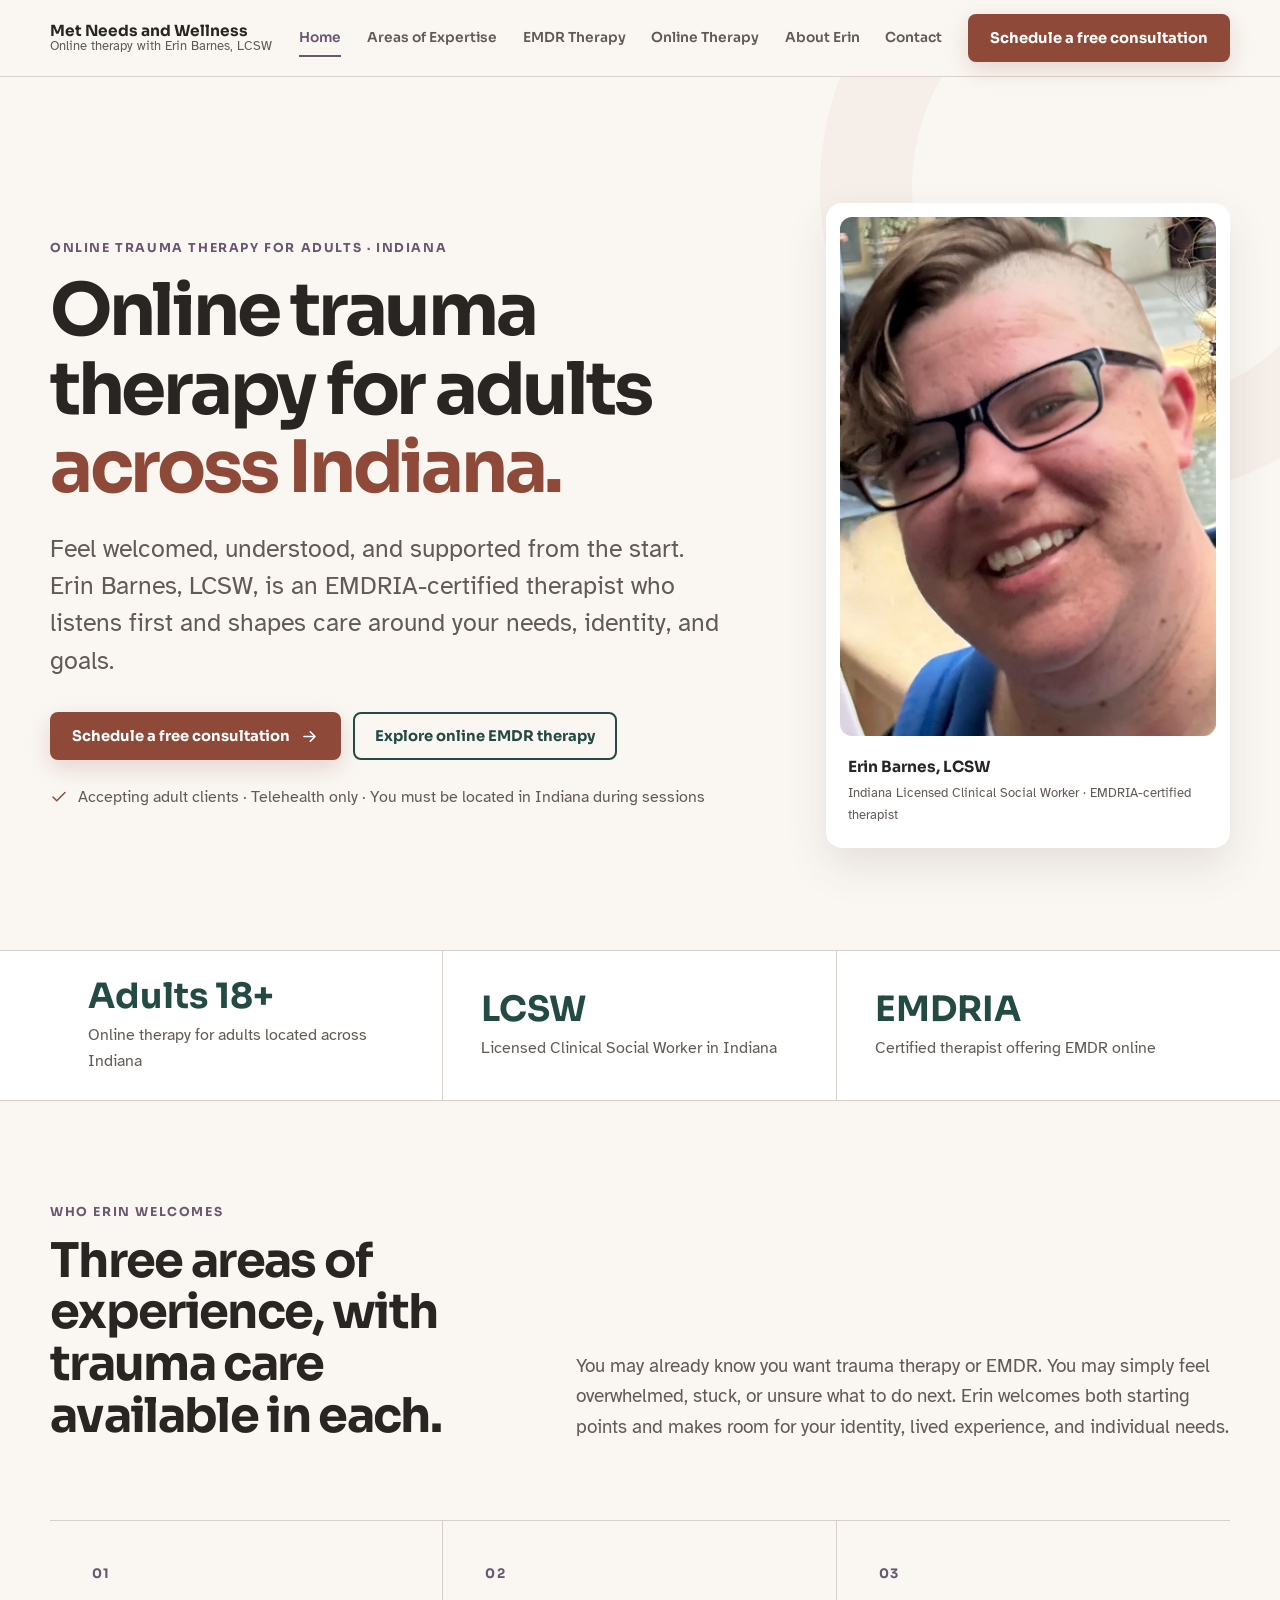
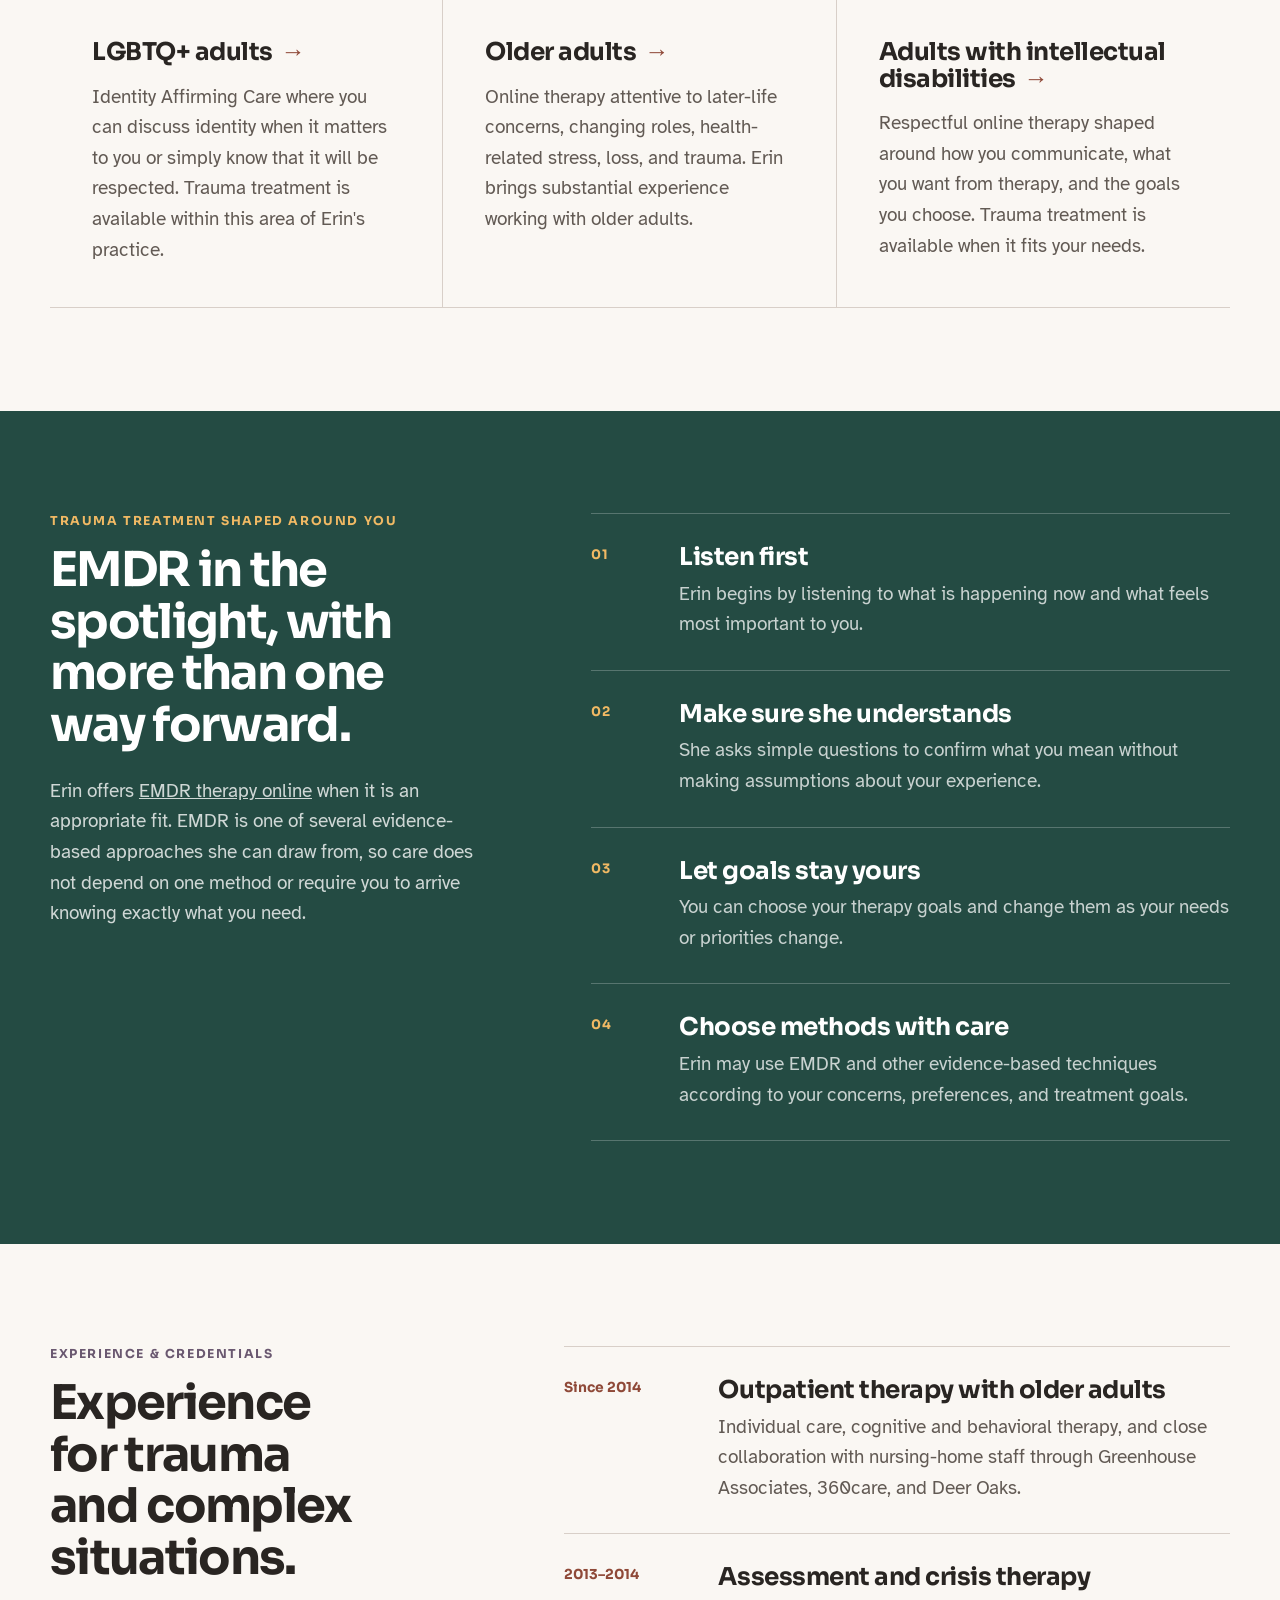
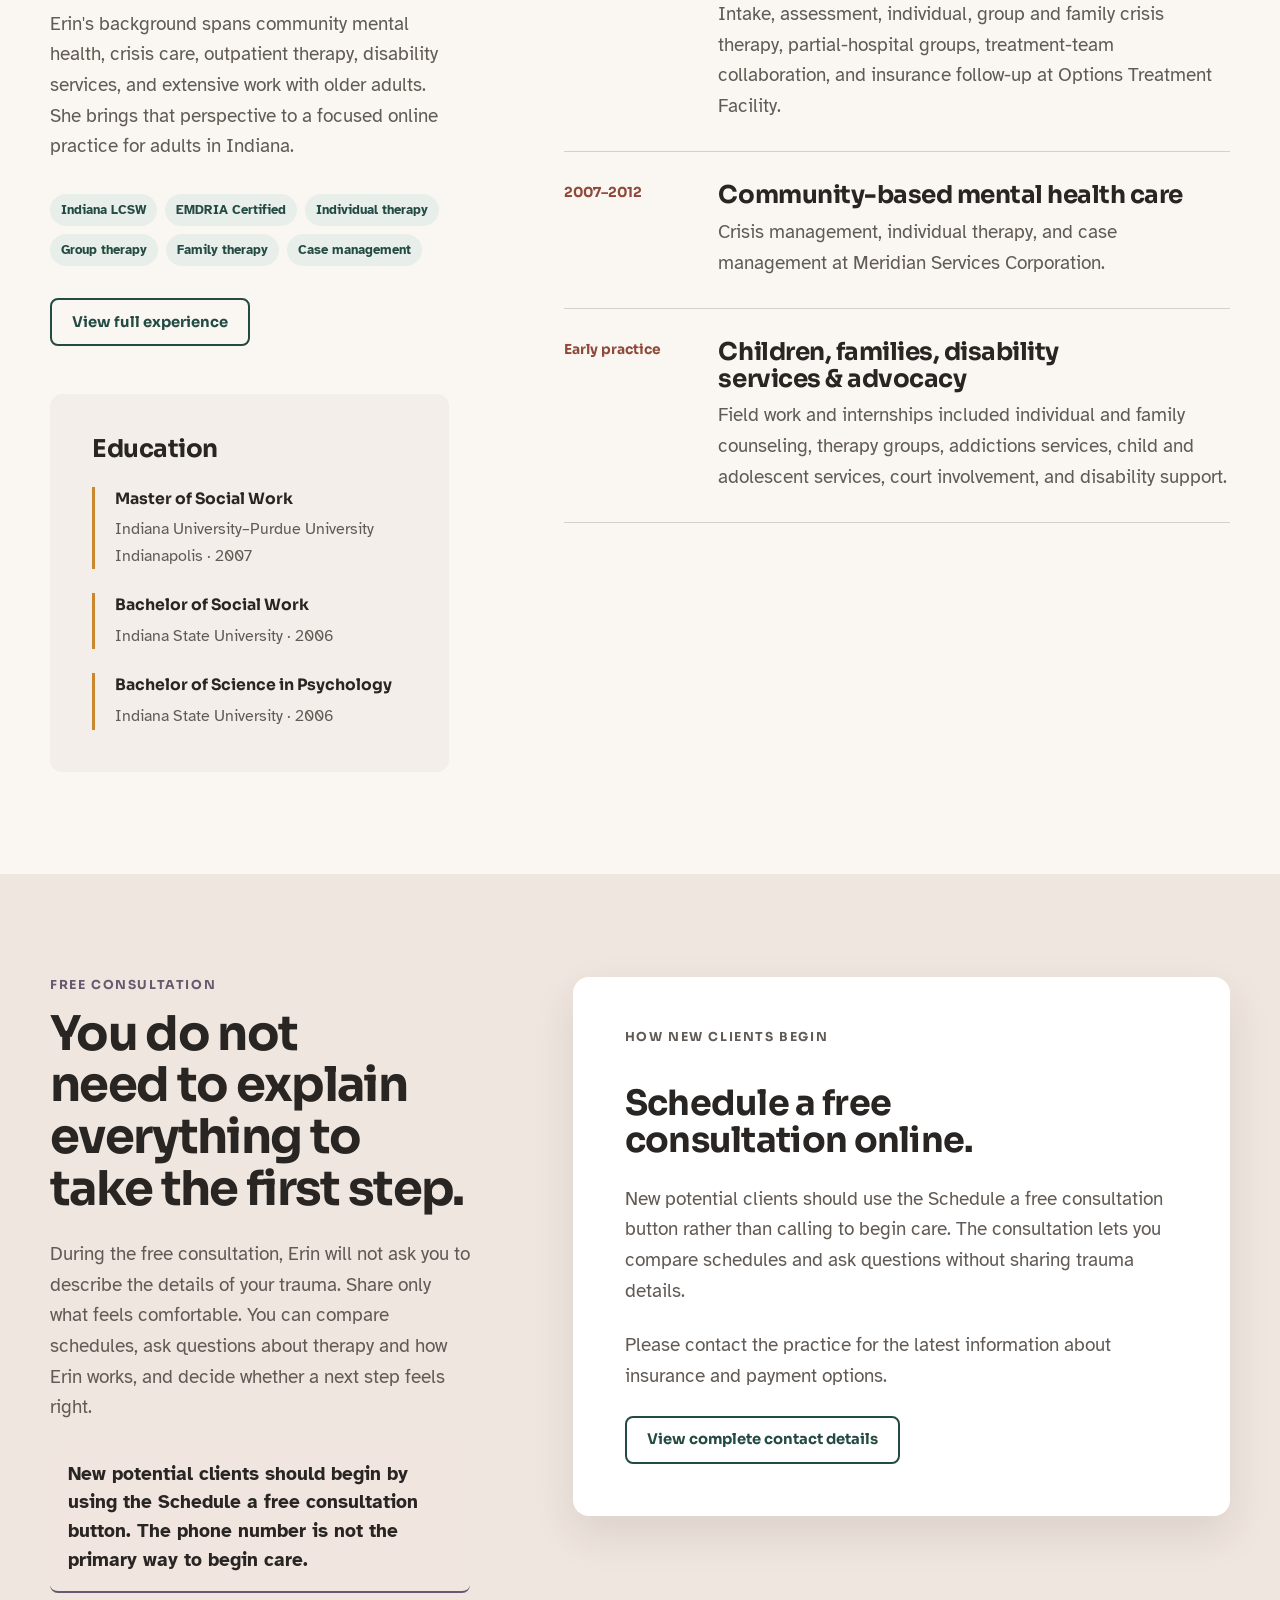
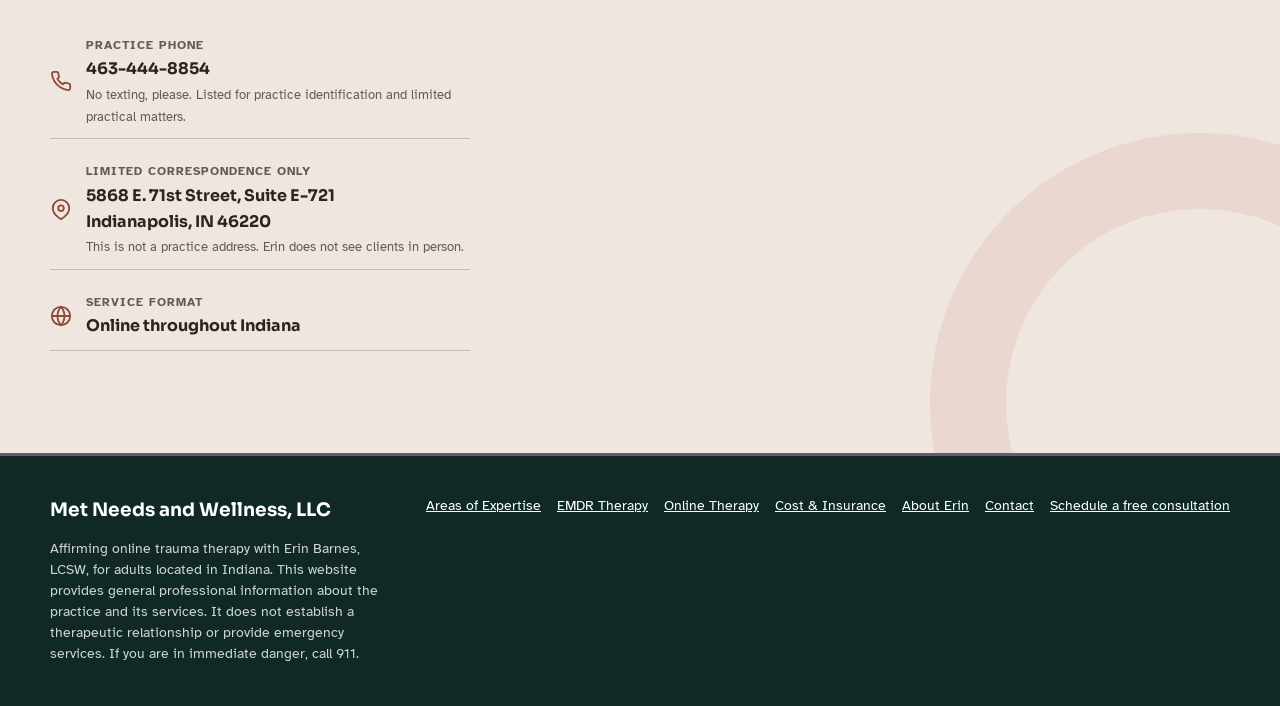
<file: index.html>
<!doctype html>
<html lang="en">
<head>
  <meta charset="utf-8">
  <meta name="viewport" content="width=device-width, initial-scale=1">
  <title>Online Trauma Therapy for Adults in Indiana | Met Needs and Wellness</title>
  <meta name="description" content="Affirming online trauma therapy for adults across Indiana with Erin Barnes, LCSW, an EMDRIA-certified therapist. Schedule a free consultation.">
  <link rel="canonical" href="https://metneedsandwellness.com/">
  <meta name="theme-color" content="#244b43">
  <meta name="robots" content="index, follow">
  <meta property="og:type" content="website">
  <meta property="og:title" content="Online Trauma Therapy for Adults in Indiana | Met Needs and Wellness">
  <meta property="og:description" content="Warm, affirming online trauma therapy with Erin Barnes, LCSW, for adults located throughout Indiana.">
  <link rel="preconnect" href="https://fonts.googleapis.com">
  <link rel="preconnect" href="https://fonts.gstatic.com" crossorigin>
  <link href="https://fonts.googleapis.com/css2?family=Atkinson+Hyperlegible:wght@400;700&amp;family=Sora:wght@500;600;700&amp;display=swap" rel="stylesheet">
  <script type="application/ld+json">
  {
    "@context": "https://schema.org",
    "@graph": [
      {
        "@type": "Person",
        "@id": "#erin-barnes",
        "name": "Erin Barnes",
        "jobTitle": "Licensed Clinical Social Worker",
        "address": {
          "@type": "PostalAddress",
          "addressRegion": "IN",
          "addressCountry": "US"
        },
        "knowsAbout": [
          "Trauma therapy",
          "Complex trauma",
          "Online trauma therapy",
          "Identity-affirming therapy",
          "Therapy for older adults",
          "Therapy for adults with intellectual disabilities",
          "EMDR therapy"
        ],
        "hasCredential": [
          {
            "@type": "EducationalOccupationalCredential",
            "name": "Licensed Clinical Social Worker",
            "credentialCategory": "Professional license"
          },
          {
            "@type": "EducationalOccupationalCredential",
            "name": "EMDRIA Certified Therapist",
            "credentialCategory": "Professional certification"
          }
        ],
        "alumniOf": [
          {
            "@type": "CollegeOrUniversity",
            "name": "Indiana University–Purdue University Indianapolis"
          },
          {
            "@type": "CollegeOrUniversity",
            "name": "Indiana State University"
          }
        ]
      },
      {
        "@type": "Service",
        "@id": "#online-therapy-indiana",
        "name": "Online trauma therapy for adults in Indiana",
        "provider": {
          "@id": "#erin-barnes"
        },
        "areaServed": {
          "@type": "State",
          "name": "Indiana"
        },
        "serviceType": [
          "Online trauma therapy",
          "EMDR therapy",
          "Identity-affirming therapy for LGBTQ+ adults",
          "Therapy for older adults",
          "Therapy for adults with intellectual disabilities"
        ]
      }
    ]
  }
  </script>
  <style>
    /* OD-LAYOUT-PRIMITIVES v1 — structure only: display, flex/grid, overflow, wrapping, ratio.
       Put this @layer first; product CSS outside the layer always wins. */
    @layer od-layout {
      :where(.od-stack,.od-row,.od-row-top,.od-cluster,.od-grid,.od-field,.od-stat,.od-cell,.od-tile) > :where(*) { min-width: 0; }

      .od-stack   { display: flex; flex-direction: column; gap: var(--od-gap, 8px); }
      .od-row     { display: flex; align-items: center; gap: var(--od-gap, 8px); }
      .od-row-top { display: flex; align-items: flex-start; gap: var(--od-gap, 8px); }
      .od-cluster { display: flex; flex-wrap: wrap; align-items: center; gap: var(--od-gap, 8px); }
      .od-fill    { flex: 1 1 0; min-width: 0; }
      .od-fixed   { flex: none; }
      .od-grid    { display: grid; gap: var(--od-gap, 12px); grid-template-columns: repeat(var(--od-cols, 3), minmax(0, 1fr)); }

      .od-stat, .od-field, .od-cell { display: grid; gap: var(--od-gap, 2px); }
      :where(.od-stat,.od-field,.od-cell) > :where(*) { display: block; }
      .od-tile { display: grid; grid-template-rows: auto 1fr; }
      :where(.od-tile) > :where(*) { display: block; }

      .od-media { display: block; width: 100%; height: auto; aspect-ratio: var(--od-ratio, auto); }
      .od-media-cover { object-fit: cover; }

      .od-truncate { display: block; max-width: 100%; overflow: hidden; white-space: nowrap; text-overflow: ellipsis; }
      .od-clamp-2, .od-clamp-3 { display: -webkit-box; -webkit-box-orient: vertical; overflow: hidden; overflow-wrap: anywhere; }
      .od-clamp-2 { -webkit-line-clamp: 2; }
      .od-clamp-3 { -webkit-line-clamp: 3; }
      .od-lines-2 { min-height: calc(2 * 1.4em); }
      .od-nowrap  { white-space: nowrap; }
      .od-keep    { word-break: keep-all; overflow-wrap: anywhere; }

      .od-screen { display: grid; grid-template-rows: auto minmax(0, 1fr) auto; height: 100%; }
      .od-scroll { overflow-y: auto; overscroll-behavior: contain; min-height: 0; }

      .od-rail { display: flex; gap: var(--od-gap, 8px); overflow-x: auto; scroll-snap-type: x proximity; scrollbar-width: none;
                 padding-inline: var(--od-rail-pad, 16px); scroll-padding-inline: var(--od-rail-pad, 16px); }
      .od-rail::-webkit-scrollbar { display: none; }
      :where(.od-rail) > :where(*) { flex: none; scroll-snap-align: start; }
      :where(.od-rail) > :where(:last-child) { margin-inline-end: var(--od-rail-pad, 16px); }

      .od-spacer { flex: none; visibility: hidden; pointer-events: none; }
      .od-touch  { min-width: 44px; min-height: 44px; }
    }
    /* /OD-LAYOUT-PRIMITIVES v1 */

    :root {
      --ink: #292522;
      --ink-soft: #625a54;
      --paper: #faf7f3;
      --surface: #ffffff;
      --clay: #8f4938;
      --clay-strong: #8f4938;
      --amber: #c9872e;
      --amber-soft: #f1e5df;
      --plum: #6a5870;
      --plum-soft: #f1e5df;
      --evergreen: #244b43;
      --evergreen-soft: #e8eeea;
      --line: #d8cfc8;
      --error: #a12525;
      --success: #23654d;
      --font-display: "Sora", "Avenir Next", sans-serif;
      --font-body: "Atkinson Hyperlegible", "Trebuchet MS", sans-serif;
      --step--1: clamp(0.94rem, 0.91rem + 0.12vw, 1rem);
      --step-0: clamp(1.06rem, 1.02rem + 0.18vw, 1.16rem);
      --step-1: clamp(1.25rem, 1.12rem + 0.52vw, 1.58rem);
      --step-2: clamp(1.58rem, 1.3rem + 1.1vw, 2.3rem);
      --step-3: clamp(2rem, 1.55rem + 1.8vw, 3.2rem);
      --step-4: clamp(2.7rem, 1.72rem + 3.5vw, 5.25rem);
      --space-1: 0.5rem;
      --space-2: 1rem;
      --space-3: 1.5rem;
      --space-4: 2rem;
      --space-5: 3rem;
      --space-6: 4rem;
      --space-7: clamp(4rem, 8vw, 7rem);
      --radius-sm: 8px;
      --radius-md: 12px;
      --radius-lg: 16px;
      --shadow: 0 18px 44px rgba(65, 37, 27, 0.11);
      --content: 1180px;
      --measure: 70ch;
      --ease: 220ms ease;
    }

    *, *::before, *::after { box-sizing: border-box; }

    html {
      scroll-behavior: smooth;
      scroll-padding-top: 92px;
    }

    body {
      margin: 0;
      color: var(--ink);
      background: var(--paper);
      font-family: var(--font-body);
      font-size: var(--step-0);
      line-height: 1.65;
      -webkit-font-smoothing: antialiased;
    }

    body.menu-open { overflow: hidden; }

    img, svg { max-width: 100%; }

    a { color: inherit; }

    button, input, select, textarea { font: inherit; }

    button, a { -webkit-tap-highlight-color: transparent; }

    button { cursor: pointer; }

    :focus-visible {
      outline: 3px solid var(--amber);
      outline-offset: 4px;
    }

    ::selection {
      color: var(--surface);
      background: var(--clay-strong);
    }

    .skip-link {
      position: fixed;
      top: 8px;
      left: 8px;
      z-index: 200;
      padding: 10px 14px;
      color: var(--surface);
      background: var(--evergreen);
      border-radius: var(--radius-sm);
      transform: translateY(-150%);
      transition: transform var(--ease);
    }

    .skip-link:focus { transform: translateY(0); }

    .shell {
      width: min(calc(100% - 32px), var(--content));
      margin-inline: auto;
    }

    .eyebrow {
      margin: 0 0 var(--space-2);
      color: var(--plum);
      font-family: var(--font-display);
      font-size: 0.77rem;
      font-weight: 700;
      letter-spacing: 0.13em;
      line-height: 1.3;
      text-transform: uppercase;
    }

    h1, h2, h3 {
      margin: 0;
      font-family: var(--font-display);
      line-height: 1.08;
      text-wrap: balance;
    }

    h1 { font-size: var(--step-4); letter-spacing: -0.045em; }
    h2 { font-size: var(--step-3); letter-spacing: -0.035em; }
    h3 { font-size: var(--step-1); letter-spacing: -0.02em; }

    p { margin: 0; }

    .lede {
      max-width: 60ch;
      color: var(--ink-soft);
      font-size: var(--step-1);
      line-height: 1.52;
    }

    .section-copy {
      max-width: var(--measure);
      color: var(--ink-soft);
    }

    .site-header {
      position: sticky;
      top: 0;
      z-index: 100;
      border-bottom: 1px solid rgba(222, 213, 207, 0.86);
      background: rgba(252, 250, 248, 0.93);
      backdrop-filter: blur(16px);
    }

    .nav-wrap {
      display: flex;
      align-items: center;
      justify-content: space-between;
      min-height: 76px;
      gap: var(--space-3);
    }

    .brand {
      display: inline-flex;
      align-items: center;
      gap: 12px;
      color: var(--ink);
      text-decoration: none;
    }

    .brand-mark {
      display: grid;
      place-items: center;
      width: 42px;
      height: 42px;
      color: var(--surface);
      background: var(--evergreen);
      border-radius: 50%;
      box-shadow: 0 0 0 3px var(--plum-soft);
      font-family: var(--font-display);
      font-size: 0.76rem;
      font-weight: 700;
      letter-spacing: -0.05em;
    }

    .brand-copy { display: grid; line-height: 1.12; }
    .brand-name { font-family: var(--font-display); font-size: 0.96rem; font-weight: 700; }
    .brand-role { color: var(--ink-soft); font-size: 0.8rem; }

    .nav-links {
      display: flex;
      align-items: center;
      gap: clamp(18px, 2.4vw, 34px);
    }

    .nav-links a:not(.button) {
      position: relative;
      color: var(--ink-soft);
      font-family: var(--font-display);
      font-size: 0.88rem;
      font-weight: 600;
      text-decoration: none;
    }

    .nav-links a:not(.button)::after {
      position: absolute;
      right: 0;
      bottom: -7px;
      left: 0;
      height: 2px;
      background: var(--plum);
      content: "";
      transform: scaleX(0);
      transform-origin: right;
      transition: transform var(--ease);
    }

    .nav-links a:not(.button):focus-visible::after { transform: scaleX(1); }

    .nav-links a[aria-current="page"] { color: var(--plum); }
    .nav-links a[aria-current="page"]::after { transform: scaleX(1); }

    .menu-button {
      display: none;
      align-items: center;
      justify-content: center;
      width: 48px;
      height: 48px;
      padding: 0;
      color: var(--evergreen);
      background: transparent;
      border: 1px solid var(--line);
      border-radius: var(--radius-sm);
    }

    .menu-button svg { width: 24px; height: 24px; }

    .button {
      display: inline-flex;
      align-items: center;
      justify-content: center;
      min-height: 48px;
      padding: 12px 20px;
      gap: 10px;
      border: 2px solid transparent;
      border-radius: var(--radius-sm);
      font-family: var(--font-display);
      font-size: 0.92rem;
      font-weight: 700;
      line-height: 1.15;
      text-align: center;
      text-decoration: none;
      transition: color var(--ease), background var(--ease), border-color var(--ease), transform var(--ease);
    }

    .button svg { width: 19px; height: 19px; flex: none; }

    .button-primary {
      color: var(--surface);
      background: var(--clay-strong);
      box-shadow: 0 8px 24px rgba(143, 50, 31, 0.2);
    }

    .button-secondary {
      color: var(--evergreen);
      background: transparent;
      border-color: var(--evergreen);
    }

    .button-light {
      color: var(--evergreen);
      background: var(--surface);
    }

    .button:active { transform: translateY(1px); }

    .hero {
      position: relative;
      overflow: hidden;
      padding: clamp(72px, 10vw, 126px) 0 var(--space-7);
    }

    .hero::before {
      position: absolute;
      top: -200px;
      right: -160px;
      width: 620px;
      height: 620px;
      border: 92px solid var(--plum-soft);
      border-radius: 50%;
      content: "";
      opacity: 0.5;
      pointer-events: none;
    }

    .hero-grid {
      position: relative;
      display: grid;
      grid-template-columns: minmax(0, 1.25fr) minmax(300px, 0.75fr);
      gap: clamp(48px, 8vw, 104px);
      align-items: center;
    }

    .hero-copy { max-width: 780px; }

    .hero-copy h1 span {
      display: block;
      color: var(--clay-strong);
    }

    .hero-copy .lede { margin-top: var(--space-3); }

    .hero-actions {
      display: flex;
      flex-wrap: wrap;
      gap: 12px;
      margin-top: var(--space-4);
    }

    .hero-note {
      display: flex;
      align-items: center;
      gap: 10px;
      margin-top: var(--space-3);
      color: var(--ink-soft);
      font-size: var(--step--1);
    }

    .hero-note svg { width: 18px; height: 18px; color: var(--clay); flex: none; }

    .hero-portrait {
      display: grid;
      gap: 14px;
      max-width: 430px;
      padding: 14px;
      justify-self: end;
      background: var(--surface);
      border-radius: var(--radius-lg);
      box-shadow: var(--shadow);
    }

    .hero-portrait img {
      display: block;
      width: 100%;
      height: auto;
      border-radius: var(--radius-md);
    }

    .portrait-caption {
      display: grid;
      gap: 2px;
      padding: 4px 8px 8px;
    }

    .portrait-caption strong {
      font-family: var(--font-display);
      font-size: 0.96rem;
    }

    .portrait-caption span {
      display: block;
      color: var(--ink-soft);
      font-size: 0.84rem;
    }

    .trust-band {
      border-block: 1px solid var(--line);
      background: var(--surface);
    }

    .trust-grid {
      display: grid;
      grid-template-columns: repeat(3, 1fr);
    }

    .trust-item {
      display: grid;
      min-height: 148px;
      padding: 26px clamp(18px, 3vw, 38px);
      align-content: center;
      gap: 6px;
      border-right: 1px solid var(--line);
    }

    .trust-item:last-child { border-right: 0; }
    .trust-value { color: var(--evergreen); font-family: var(--font-display); font-size: var(--step-2); font-weight: 700; line-height: 1.1; }
    .trust-label { color: var(--ink-soft); font-size: var(--step--1); }

    .section { padding: var(--space-7) 0; }

    .section-heading {
      display: grid;
      grid-template-columns: minmax(0, 0.8fr) minmax(300px, 1.2fr);
      gap: clamp(32px, 7vw, 96px);
      align-items: end;
      margin-bottom: clamp(44px, 7vw, 78px);
    }

    .services-grid {
      display: grid;
      grid-template-columns: repeat(3, 1fr);
      gap: 0;
      border-top: 1px solid var(--line);
    }

    .service {
      min-height: 310px;
      padding: clamp(28px, 4vw, 42px);
      border-right: 1px solid var(--line);
      border-bottom: 1px solid var(--line);
    }

    .service:nth-child(3n) { border-right: 0; }

    .service-number {
      display: block;
      margin-bottom: 54px;
      color: var(--plum);
      font-family: var(--font-display);
      font-size: 0.82rem;
      font-weight: 700;
      letter-spacing: 0.1em;
    }

    .service h3 { margin-bottom: var(--space-2); }
    .service p { color: var(--ink-soft); }

    .service-artwork {
      display: block;
      width: 100%;
      height: auto;
      margin: 0 0 var(--space-3);
      border-radius: var(--radius-md);
    }

    .approach {
      color: var(--surface);
      background: var(--evergreen);
    }

    .approach .eyebrow { color: #f0b964; }
    .approach .section-copy { color: rgba(255, 255, 255, 0.78); }

    .approach-grid {
      display: grid;
      grid-template-columns: minmax(0, 0.8fr) minmax(0, 1.2fr);
      gap: clamp(48px, 9vw, 128px);
      align-items: start;
    }

    .approach-intro {
      position: sticky;
      top: 118px;
    }

    .approach-intro .section-copy { margin-top: var(--space-3); }

    .principles { border-top: 1px solid rgba(255, 255, 255, 0.23); }

    .principle {
      display: grid;
      grid-template-columns: 64px 1fr;
      gap: var(--space-3);
      padding: 30px 0;
      border-bottom: 1px solid rgba(255, 255, 255, 0.23);
    }

    .principle-index {
      color: #f0b964;
      font-family: var(--font-display);
      font-size: 0.82rem;
      font-weight: 700;
      letter-spacing: 0.1em;
    }

    .principle h3 { margin-bottom: 8px; }
    .principle p { max-width: 58ch; color: rgba(255, 255, 255, 0.75); }

    .experience-grid {
      display: grid;
      grid-template-columns: minmax(0, 0.75fr) minmax(0, 1.25fr);
      gap: clamp(48px, 9vw, 120px);
    }

    .experience-copy h2 { margin-bottom: var(--space-3); }
    .experience-copy .section-copy { margin-bottom: var(--space-4); }

    .credentials {
      display: flex;
      flex-wrap: wrap;
      gap: 8px;
    }

    .credential {
      display: block;
      padding: 8px 11px;
      color: var(--evergreen);
      background: var(--evergreen-soft);
      border-radius: 999px;
      font-size: 0.84rem;
      font-weight: 700;
      line-height: 1.2;
    }

    .timeline { border-top: 1px solid var(--line); }

    .timeline-item {
      display: grid;
      grid-template-columns: 130px 1fr;
      gap: var(--space-3);
      padding: 30px 0;
      border-bottom: 1px solid var(--line);
    }

    .timeline-period {
      color: var(--clay-strong);
      font-family: var(--font-display);
      font-size: 0.86rem;
      font-weight: 700;
    }

    .timeline-item h3 { margin-bottom: 8px; }
    .timeline-item p { color: var(--ink-soft); }

    .education {
      margin-top: var(--space-5);
      padding: clamp(28px, 4vw, 42px);
      background: #f3eee9;
      border-radius: var(--radius-md);
    }

    .education h3 { margin-bottom: var(--space-3); }

    .education-list {
      display: grid;
      gap: var(--space-3);
      margin: 0;
      padding: 0;
      list-style: none;
    }

    .education-list li {
      display: grid;
      gap: 4px;
      padding-left: 20px;
      border-left: 3px solid var(--amber);
    }

    .education-list strong { font-family: var(--font-display); font-size: 0.98rem; }
    .education-list span { display: block; color: var(--ink-soft); font-size: var(--step--1); }

    .contact-section {
      position: relative;
      overflow: hidden;
      background: #efe6df;
    }

    .contact-section::after {
      position: absolute;
      right: -190px;
      bottom: -220px;
      width: 540px;
      height: 540px;
      border: 76px solid rgba(179, 71, 47, 0.09);
      border-radius: 50%;
      content: "";
      pointer-events: none;
    }

    .contact-grid {
      position: relative;
      z-index: 1;
      display: grid;
      grid-template-columns: minmax(0, 0.78fr) minmax(0, 1.22fr);
      gap: clamp(48px, 8vw, 112px);
      align-items: start;
    }

    .contact-copy h2 { margin-bottom: var(--space-3); }
    .contact-copy .section-copy { margin-bottom: var(--space-4); }

    .welcome-note {
      max-width: 58ch;
      margin: calc(var(--space-4) * -0.35) 0 var(--space-4);
      padding: 16px 18px;
      color: var(--ink);
      background: var(--plum-soft);
      border-bottom: 2px solid var(--plum);
      border-radius: var(--radius-sm);
      font-weight: 700;
      line-height: 1.55;
    }

    .contact-methods { display: grid; gap: 12px; }

    .contact-method {
      display: flex;
      align-items: center;
      min-height: 64px;
      gap: 14px;
      padding: 10px 0;
      color: var(--ink);
      border-bottom: 1px solid rgba(101, 89, 84, 0.3);
      text-decoration: none;
    }

    .contact-method svg { width: 22px; height: 22px; color: var(--clay-strong); flex: none; }

    .contact-method-copy { display: grid; gap: 1px; }
    .contact-method-label { color: var(--ink-soft); font-size: 0.78rem; font-weight: 700; letter-spacing: 0.08em; text-transform: uppercase; }
    .contact-method-value { font-family: var(--font-display); font-size: 1rem; font-weight: 700; overflow-wrap: anywhere; }

    .contact-card {
      display: grid;
      gap: var(--space-3);
      padding: clamp(28px, 5vw, 52px);
      background: var(--surface);
      border-radius: var(--radius-lg);
      box-shadow: var(--shadow);
    }

    .contact-card h3 { font-size: var(--step-2); }
    .contact-card p { color: var(--ink-soft); }
    .contact-card .button { justify-self: start; }
    .contact-method-note { color: var(--ink-soft); font-size: 0.84rem; font-weight: 400; }

    .site-footer {
      padding: 42px 0;
      color: rgba(255, 255, 255, 0.8);
      background: #102925;
      box-shadow: inset 0 3px 0 var(--plum);
    }

    .footer-grid {
      display: grid;
      grid-template-columns: 1fr auto;
      gap: var(--space-4);
      align-items: start;
    }

    .footer-brand { margin-bottom: 12px; color: var(--surface); font-family: var(--font-display); font-weight: 700; }
    .footer-copy { max-width: 72ch; font-size: 0.85rem; line-height: 1.55; }
    .footer-links { display: flex; flex-wrap: wrap; gap: 16px; }
    .footer-links a { color: var(--surface); font-size: 0.85rem; }

    @media (hover: hover) {
      .nav-links a:not(.button):hover { color: var(--ink); }
      .nav-links a:not(.button):hover::after { transform: scaleX(1); transform-origin: left; }
      .button-primary:hover { background: #762617; transform: translateY(-2px); }
      .button-secondary:hover { color: var(--surface); background: var(--evergreen); transform: translateY(-2px); }
      .button-light:hover { background: var(--amber-soft); transform: translateY(-2px); }
      .contact-method:hover .contact-method-value { color: var(--clay-strong); }
    }

    @media (max-width: 1024px) {
      .nav-links { gap: 18px; }
      .nav-links .button { display: none; }
      .hero-grid { grid-template-columns: minmax(0, 1fr) minmax(290px, 0.65fr); gap: 48px; }
      .service { padding: 30px 24px; }
      .approach-grid, .experience-grid, .contact-grid { gap: 64px; }
    }

    @media (max-width: 768px) {
      html { scroll-padding-top: 76px; }
      .shell { width: min(calc(100% - 28px), var(--content)); }
      .nav-wrap { min-height: 68px; }
      .menu-button { display: inline-flex; }
      .nav-links {
        position: fixed;
        top: 68px;
        right: 0;
        left: 0;
        display: grid;
        align-content: start;
        gap: 0;
        max-height: calc(100dvh - 68px);
        padding: 20px 18px 28px;
        overflow-y: auto;
        background: var(--paper);
        border-bottom: 1px solid var(--line);
        box-shadow: 0 20px 38px rgba(36, 27, 24, 0.12);
        opacity: 0;
        pointer-events: none;
        transform: translateY(-14px);
        transition: opacity var(--ease), transform var(--ease);
      }
      .nav-links.is-open { opacity: 1; pointer-events: auto; transform: translateY(0); }
      .nav-links a:not(.button) { display: flex; align-items: center; min-height: 52px; padding: 0 8px; border-bottom: 1px solid var(--line); font-size: 1rem; }
      .nav-links a:not(.button)::after { display: none; }
      .nav-links .button { display: inline-flex; margin-top: 18px; }
      .hero { padding-top: 60px; }
      .hero-grid { grid-template-columns: 1fr; }
      .hero-portrait { width: min(100%, 480px); justify-self: center; }
      .section-heading { grid-template-columns: 1fr; gap: var(--space-3); }
      .trust-grid { grid-template-columns: 1fr; }
      .trust-item { min-height: 112px; border-right: 0; border-bottom: 1px solid var(--line); }
      .trust-item:last-child { border-bottom: 0; }
      .services-grid { grid-template-columns: 1fr 1fr; }
      .service:nth-child(3n) { border-right: 1px solid var(--line); }
      .service:nth-child(2n) { border-right: 0; }
      .approach-grid, .experience-grid, .contact-grid { grid-template-columns: 1fr; gap: 48px; }
      .approach-intro { position: static; }
      .footer-grid { grid-template-columns: 1fr; }
    }

    @media (max-width: 560px) {
      .brand-role { display: none; }
      .hero-actions { align-items: stretch; flex-direction: column; }
      .hero-actions .button { width: 100%; }
      .hero-note { align-items: flex-start; }
      .services-grid { grid-template-columns: 1fr; }
      .service, .service:nth-child(2n) { min-height: 0; border-right: 0; }
      .service-number { margin-bottom: 36px; }
      .principle { grid-template-columns: 1fr; gap: 8px; }
      .timeline-item { grid-template-columns: 1fr; gap: 8px; }
      .contact-card { padding-inline: 20px; }
    }

    @media (prefers-reduced-motion: reduce) {
      *, *::before, *::after {
        scroll-behavior: auto !important;
        transition-duration: 0.01ms !important;
        animation-duration: 0.01ms !important;
        animation-iteration-count: 1 !important;
      }
    }
  </style>
  <link rel="stylesheet" href="assets/site.css?v=20260920-2">
</head>
<body>
  <a class="skip-link" href="#main">Skip to main content</a>

  <header class="site-header">
    <div class="shell nav-wrap">
      <a class="brand" href="index.html" aria-label="Met Needs and Wellness home"><span class="brand-copy"><span class="brand-name">Met Needs and Wellness</span><span class="brand-role">Online therapy with Erin Barnes, LCSW</span></span></a>
      <button class="menu-button od-touch" type="button" aria-expanded="false" aria-controls="primary-navigation" aria-label="Open navigation"><svg viewBox="0 0 24 24" fill="none" stroke="currentColor" stroke-width="2" stroke-linecap="round" aria-hidden="true"><path d="M4 7h16M4 12h16M4 17h16" /></svg></button>
      <nav class="nav-links" id="primary-navigation" aria-label="Primary navigation">
        <a href="index.html" aria-current="page">Home</a>
        <a href="index.html#support">Areas of Expertise</a>
        <a href="emdr-therapy.html">EMDR Therapy</a>
        <a href="online-therapy.html">Online Therapy</a>
        <a href="experience.html">About Erin</a>
        <a href="contact.html">Contact</a>
        <a class="button button-primary" href="index.html#contact">Schedule a free consultation</a>
      </nav>
    </div>
  </header>

  <main id="main">
    <section class="hero" id="top">
      <div class="shell hero-grid">
        <div class="hero-copy">
          <p class="eyebrow">Online trauma therapy for adults · Indiana</p>
          <h1>Online trauma therapy for adults <span>across Indiana.</span></h1>
          <p class="lede">Feel welcomed, understood, and supported from the start. Erin Barnes, LCSW, is an EMDRIA-certified therapist who listens first and shapes care around your needs, identity, and goals.</p>
          <div class="hero-actions">
            <a class="button button-primary" href="#contact">
              Schedule a free consultation
              <svg viewBox="0 0 24 24" fill="none" stroke="currentColor" stroke-width="2" stroke-linecap="round" stroke-linejoin="round" aria-hidden="true"><path d="M5 12h14M13 6l6 6-6 6" /></svg>
            </a>
            <a class="button button-secondary" href="emdr-therapy.html">Explore online EMDR therapy</a>
          </div>
          <p class="hero-note">
            <svg viewBox="0 0 24 24" fill="none" stroke="currentColor" stroke-width="2" stroke-linecap="round" stroke-linejoin="round" aria-hidden="true"><path d="M20 6 9 17l-5-5" /></svg>
            Accepting adult clients · Telehealth only · You must be located in Indiana during sessions
          </p>
        </div>

        <aside class="hero-portrait" aria-label="Meet Erin Barnes">
          <img class="od-media" src="assets/erin-barnes-headshot-clean-2x.webp" width="1614" height="2228" alt="Erin Barnes smiling" fetchpriority="high" decoding="async">
          <div class="portrait-caption">
            <strong>Erin Barnes, LCSW</strong>
            <span>Indiana Licensed Clinical Social Worker · EMDRIA-certified therapist</span>
          </div>
        </aside>
      </div>
    </section>

    <section class="trust-band" aria-label="Professional credentials">
      <div class="shell trust-grid">
        <div class="trust-item">
          <span class="trust-value">Adults 18+</span>
          <span class="trust-label">Online therapy for adults located across Indiana</span>
        </div>
        <div class="trust-item">
          <span class="trust-value">LCSW</span>
          <span class="trust-label">Licensed Clinical Social Worker in Indiana</span>
        </div>
        <div class="trust-item">
          <span class="trust-value">EMDRIA</span>
          <span class="trust-label">Certified therapist offering EMDR online</span>
        </div>
      </div>
    </section>

    <section class="section" id="support">
      <div class="shell">
        <div class="section-heading">
          <div>
            <p class="eyebrow">Who Erin welcomes</p>
            <h2>Three areas of experience, with trauma care available in each.</h2>
          </div>
          <p class="section-copy">You may already know you want trauma therapy or EMDR. You may simply feel overwhelmed, stuck, or unsure what to do next. Erin welcomes both starting points and makes room for your identity, lived experience, and individual needs.</p>
        </div>

        <div class="services-grid">
          <a class="service service-link" href="lgbtq-therapy.html">
            <span class="service-number">01</span>
            <h3>LGBTQ+ adults</h3>
            <p>Identity Affirming Care where you can discuss identity when it matters to you or simply know that it will be respected. Trauma treatment is available within this area of Erin's practice.</p>
          </a>
          <a class="service service-link" href="elder-therapy.html">
            <span class="service-number">02</span>
            <h3>Older adults</h3>
            <p>Online therapy attentive to later-life concerns, changing roles, health-related stress, loss, and trauma. Erin brings substantial experience working with older adults.</p>
          </a>
          <a class="service service-link" href="intellectual-disability-therapy.html">
            <span class="service-number">03</span>
            <h3>Adults with intellectual disabilities</h3>
            <p>Respectful online therapy shaped around how you communicate, what you want from therapy, and the goals you choose. Trauma treatment is available when it fits your needs.</p>
          </a>
        </div>
      </div>
    </section>

    <section class="section approach" id="approach">
      <div class="shell approach-grid">
        <div class="approach-intro">
          <p class="eyebrow">Trauma treatment shaped around you</p>
          <h2>EMDR in the spotlight, with more than one way forward.</h2>
          <p class="section-copy">Erin offers <a href="emdr-therapy.html">EMDR therapy online</a> when it is an appropriate fit. EMDR is one of several evidence-based approaches she can draw from, so care does not depend on one method or require you to arrive knowing exactly what you need.</p>
        </div>

        <div class="principles">
          <article class="principle">
            <span class="principle-index">01</span>
            <div>
              <h3>Listen first</h3>
              <p>Erin begins by listening to what is happening now and what feels most important to you.</p>
            </div>
          </article>
          <article class="principle">
            <span class="principle-index">02</span>
            <div>
              <h3>Make sure she understands</h3>
              <p>She asks simple questions to confirm what you mean without making assumptions about your experience.</p>
            </div>
          </article>
          <article class="principle">
            <span class="principle-index">03</span>
            <div>
              <h3>Let goals stay yours</h3>
              <p>You can choose your therapy goals and change them as your needs or priorities change.</p>
            </div>
          </article>
          <article class="principle">
            <span class="principle-index">04</span>
            <div>
              <h3>Choose methods with care</h3>
              <p>Erin may use EMDR and other evidence-based techniques according to your concerns, preferences, and treatment goals.</p>
            </div>
          </article>
        </div>
      </div>
    </section>

    <section class="section" id="experience">
      <div class="shell experience-grid">
        <div class="experience-copy">
          <p class="eyebrow">Experience &amp; credentials</p>
          <h2>Experience for trauma and complex situations.</h2>
          <p class="section-copy">Erin's background spans community mental health, crisis care, outpatient therapy, disability services, and extensive work with older adults. She brings that perspective to a focused online practice for adults in Indiana.</p>
          <div class="credentials" aria-label="Professional credentials and experience areas">
            <span class="credential">Indiana LCSW</span>
            <span class="credential">EMDRIA Certified</span>
            <span class="credential">Individual therapy</span>
            <span class="credential">Group therapy</span>
            <span class="credential">Family therapy</span>
            <span class="credential">Case management</span>
          </div>

          <div class="hero-actions">
            <a class="button button-secondary" href="experience.html">View full experience</a>
          </div>

          <div class="education">
            <h3>Education</h3>
            <ul class="education-list">
              <li>
                <strong>Master of Social Work</strong>
                <span>Indiana University–Purdue University Indianapolis · 2007</span>
              </li>
              <li>
                <strong>Bachelor of Social Work</strong>
                <span>Indiana State University · 2006</span>
              </li>
              <li>
                <strong>Bachelor of Science in Psychology</strong>
                <span>Indiana State University · 2006</span>
              </li>
            </ul>
          </div>
        </div>

        <div class="timeline" aria-label="Selected professional experience">
          <article class="timeline-item">
            <span class="timeline-period">Since 2014</span>
            <div>
              <h3>Outpatient therapy with older adults</h3>
              <p>Individual care, cognitive and behavioral therapy, and close collaboration with nursing-home staff through Greenhouse Associates, 360care, and Deer Oaks.</p>
            </div>
          </article>
          <article class="timeline-item">
            <span class="timeline-period">2013–2014</span>
            <div>
              <h3>Assessment and crisis therapy</h3>
              <p>Intake, assessment, individual, group and family crisis therapy, partial-hospital groups, treatment-team collaboration, and insurance follow-up at Options Treatment Facility.</p>
            </div>
          </article>
          <article class="timeline-item">
            <span class="timeline-period">2007–2012</span>
            <div>
              <h3>Community-based mental health care</h3>
              <p>Crisis management, individual therapy, and case management at Meridian Services Corporation.</p>
            </div>
          </article>
          <article class="timeline-item">
            <span class="timeline-period">Early practice</span>
            <div>
              <h3>Children, families, disability services &amp; advocacy</h3>
              <p>Field work and internships included individual and family counseling, therapy groups, addictions services, child and adolescent services, court involvement, and disability support.</p>
            </div>
          </article>
        </div>
      </div>
    </section>

    <section class="section contact-section" id="contact">
      <div class="shell contact-grid">
        <div class="contact-copy">
          <p class="eyebrow">Free consultation</p>
          <h2>You do not need to explain everything to take the first step.</h2>
          <p class="section-copy">During the free consultation, Erin will not ask you to describe the details of your trauma. Share only what feels comfortable. You can compare schedules, ask questions about therapy and how Erin works, and decide whether a next step feels right.</p>
          <p class="welcome-note">New potential clients should begin by using the Schedule a free consultation button. The phone number is not the primary way to begin care.</p>

          <div class="contact-methods">
            <div class="contact-method">
              <svg viewBox="0 0 24 24" fill="none" stroke="currentColor" stroke-width="2" stroke-linecap="round" stroke-linejoin="round" aria-hidden="true"><path d="M22 16.92v3a2 2 0 0 1-2.18 2 19.8 19.8 0 0 1-8.63-3.07 19.5 19.5 0 0 1-6-6A19.8 19.8 0 0 1 2.12 4.18 2 2 0 0 1 4.11 2h3a2 2 0 0 1 2 1.72c.12.9.33 1.78.62 2.63a2 2 0 0 1-.45 2.11L8 9.73a16 16 0 0 0 6 6l1.27-1.27a2 2 0 0 1 2.11-.45c.85.29 1.73.5 2.63.62A2 2 0 0 1 22 16.92z" /></svg>
              <span class="contact-method-copy">
                <span class="contact-method-label">Practice phone</span>
                <span class="contact-method-value">463-444-8854</span>
                <span class="contact-method-note">No texting, please. Listed for practice identification and limited practical matters.</span>
              </span>
            </div>
            <div class="contact-method">
              <svg viewBox="0 0 24 24" fill="none" stroke="currentColor" stroke-width="2" stroke-linecap="round" stroke-linejoin="round" aria-hidden="true"><path d="M21 10c0 7-9 12-9 12S3 17 3 10a9 9 0 1 1 18 0z" /><circle cx="12" cy="10" r="3" /></svg>
              <span class="contact-method-copy">
                <span class="contact-method-label">Limited correspondence only</span>
                <span class="contact-method-value">5868 E. 71st Street, Suite E-721<br>Indianapolis, IN 46220</span>
                <span class="contact-method-note">This is not a practice address. Erin does not see clients in person.</span>
              </span>
            </div>
            <div class="contact-method">
              <svg viewBox="0 0 24 24" fill="none" stroke="currentColor" stroke-width="2" stroke-linecap="round" stroke-linejoin="round" aria-hidden="true"><path d="M12 2a10 10 0 1 0 0 20 10 10 0 0 0 0-20Z" /><path d="M2 12h20M12 2c2.5 2.7 3.8 6 3.8 10S14.5 19.3 12 22c-2.5-2.7-3.8-6-3.8-10S9.5 4.7 12 2Z" /></svg>
              <span class="contact-method-copy">
                <span class="contact-method-label">Service format</span>
                <span class="contact-method-value">Online throughout Indiana</span>
              </span>
            </div>
          </div>
        </div>

        <div class="contact-card">
          <p class="eyebrow">How new clients begin</p>
          <h3>Schedule a free consultation online.</h3>
          <p>New potential clients should use the Schedule a free consultation button rather than calling to begin care. The consultation lets you compare schedules and ask questions without sharing trauma details.</p>
          <p>Please contact the practice for the latest information about insurance and payment options.</p>
          <a class="button button-secondary" href="contact.html">View complete contact details</a>
        </div>
      </div>
    </section>
  </main>

  <footer class="site-footer">
    <div class="shell footer-grid">
      <div>
        <p class="footer-brand">Met Needs and Wellness, LLC</p>
        <p class="footer-copy">Affirming online trauma therapy with Erin Barnes, LCSW, for adults located in Indiana. This website provides general professional information about the practice and its services. It does not establish a therapeutic relationship or provide emergency services. If you are in immediate danger, call 911.</p>
      </div>
      <div class="footer-links"><a href="index.html#support">Areas of Expertise</a><a href="emdr-therapy.html">EMDR Therapy</a><a href="online-therapy.html">Online Therapy</a><a href="cost-insurance.html">Cost &amp; Insurance</a><a href="experience.html">About Erin</a><a href="contact.html">Contact</a><a href="index.html#contact">Schedule a free consultation</a></div>
    </div>
  </footer>

  <div class="mobile-consultation-bar"><a class="button button-primary" href="#contact">Schedule a free consultation</a></div>

  <script>
    const menuButton = document.querySelector('.menu-button');
    const navigation = document.querySelector('.nav-links');
    const navigationLinks = navigation.querySelectorAll('a');

    function setMenu(open) {
      navigation.classList.toggle('is-open', open);
      document.body.classList.toggle('menu-open', open);
      menuButton.setAttribute('aria-expanded', String(open));
      menuButton.setAttribute('aria-label', open ? 'Close navigation' : 'Open navigation');
    }

    menuButton.addEventListener('click', () => {
      setMenu(menuButton.getAttribute('aria-expanded') !== 'true');
    });

    navigationLinks.forEach((link) => {
      link.addEventListener('click', () => setMenu(false));
    });

    document.addEventListener('keydown', (event) => {
      if (event.key === 'Escape') setMenu(false);
    });
  </script>
</body>
</html>
</file>
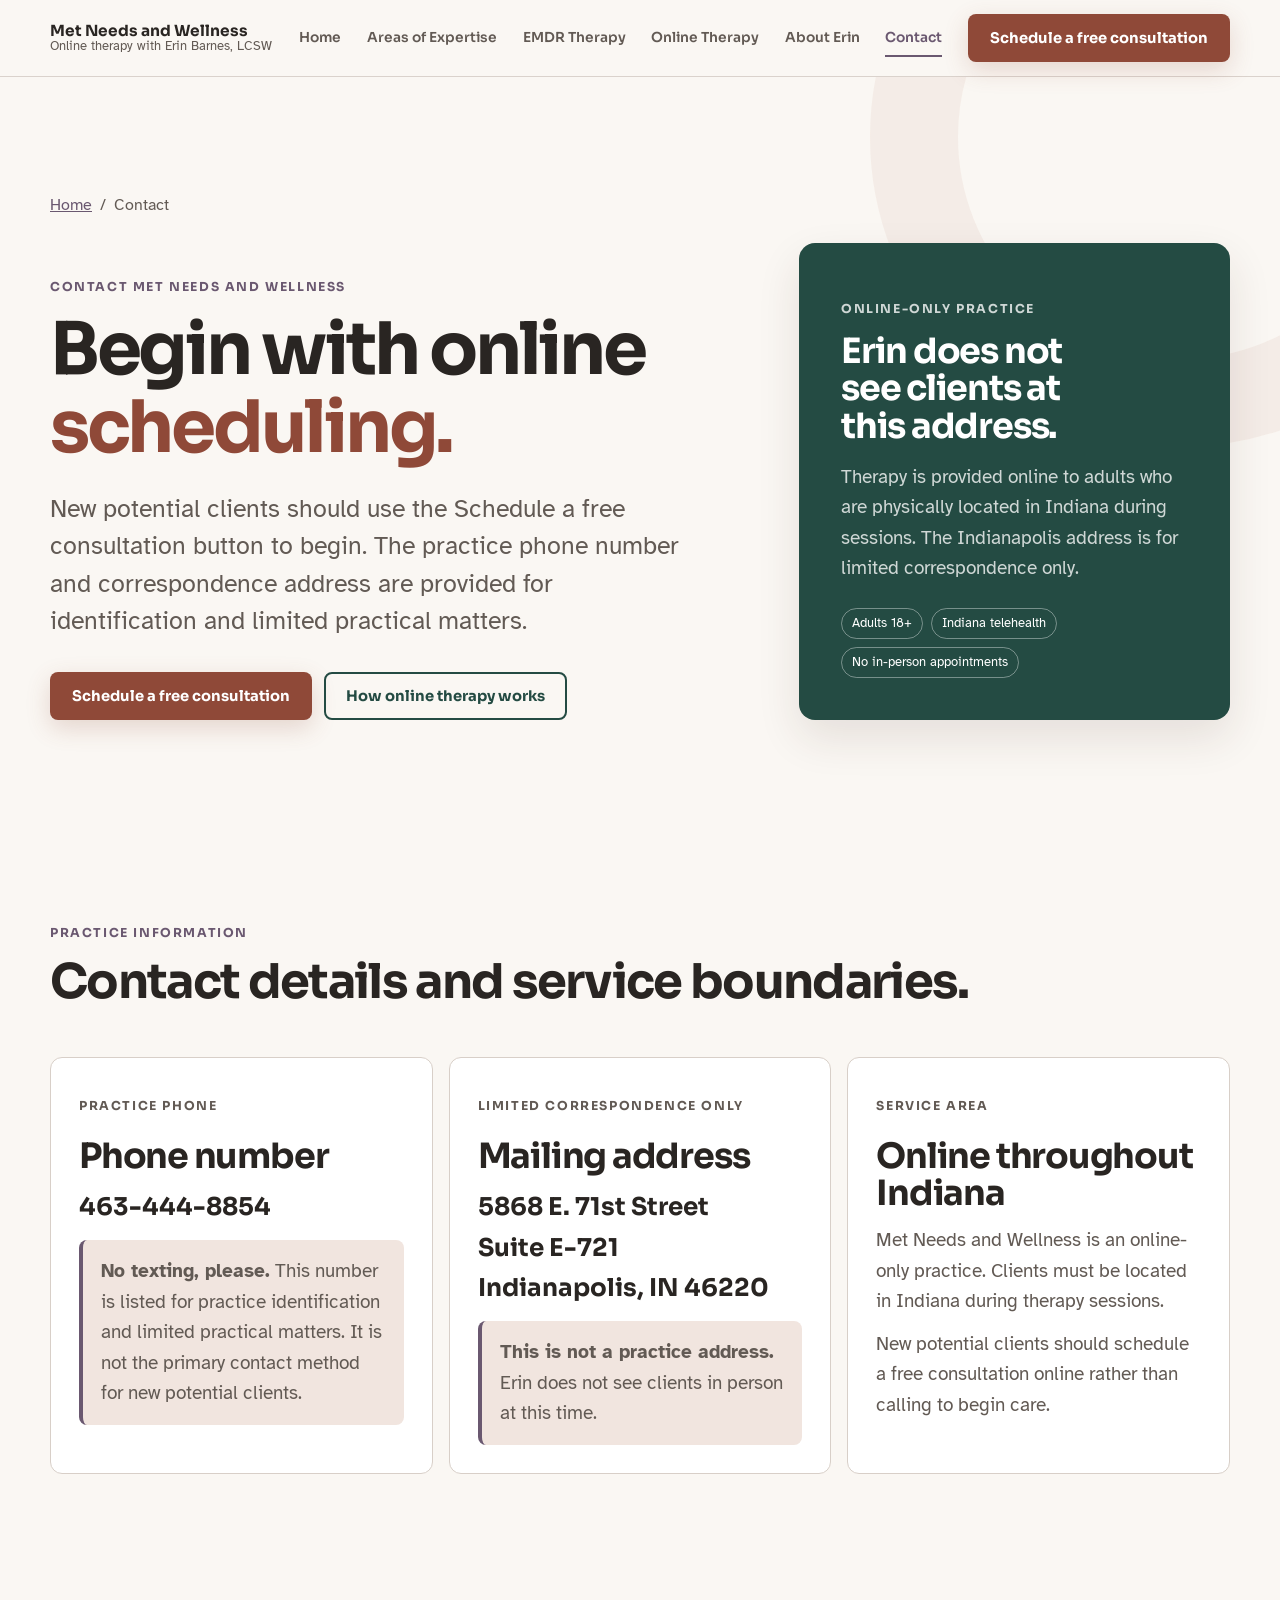
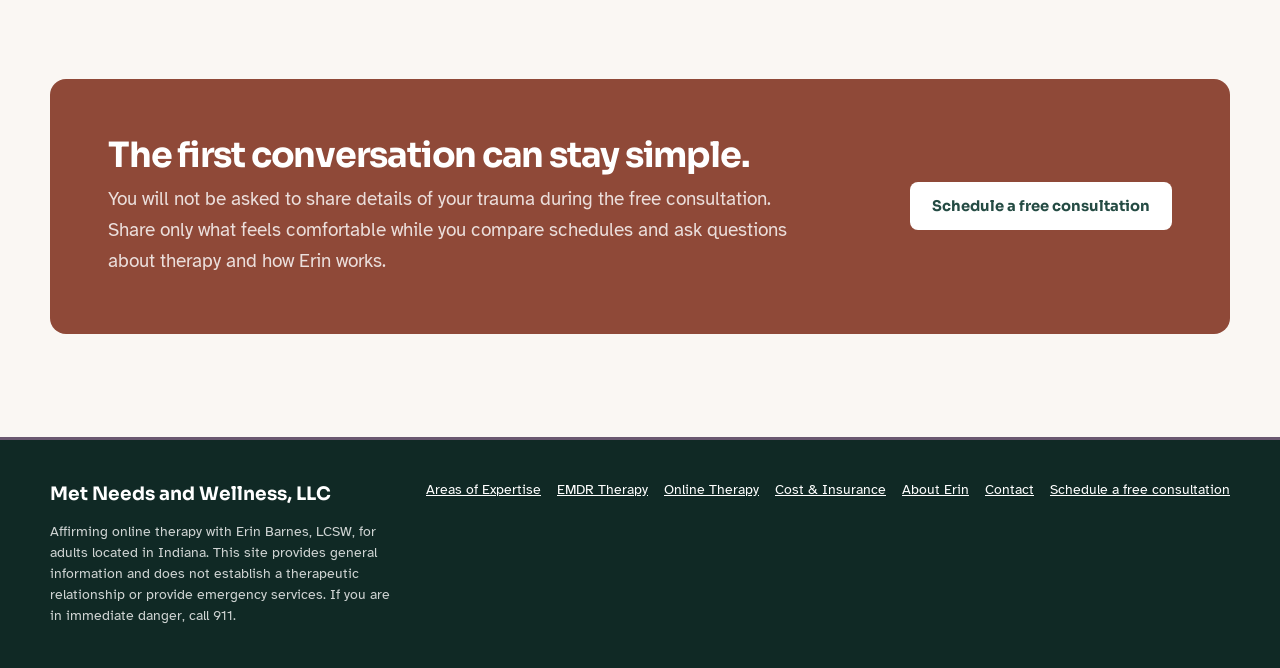
<file: contact.html>
<!doctype html>
<html lang="en">
<head>
  <meta charset="utf-8">
  <meta name="viewport" content="width=device-width, initial-scale=1">
  <title>Contact Met Needs and Wellness | Indiana Online Therapy</title>
  <meta name="description" content="Contact information for Met Needs and Wellness, an online therapy practice serving adults located throughout Indiana.">
  <link rel="canonical" href="https://metneedsandwellness.com/contact.html">
  <meta name="theme-color" content="#244b43">
  <meta name="robots" content="index, follow">
  <link rel="preconnect" href="https://fonts.googleapis.com">
  <link rel="preconnect" href="https://fonts.gstatic.com" crossorigin>
  <link href="https://fonts.googleapis.com/css2?family=Atkinson+Hyperlegible:wght@400;700&amp;family=Sora:wght@500;600;700&amp;display=swap" rel="stylesheet">
  <link rel="stylesheet" href="assets/site.css?v=20260920-2">
</head>
<body>
  <a class="skip-link" href="#main">Skip to main content</a>
  <header class="site-header">
    <div class="shell nav-wrap">
      <a class="brand" href="index.html" aria-label="Met Needs and Wellness home"><span class="brand-copy"><span class="brand-name">Met Needs and Wellness</span><span class="brand-role">Online therapy with Erin Barnes, LCSW</span></span></a>
      <button class="menu-button od-touch" type="button" aria-expanded="false" aria-controls="primary-navigation" aria-label="Open navigation"><svg viewBox="0 0 24 24" fill="none" stroke="currentColor" stroke-width="2" stroke-linecap="round" aria-hidden="true"><path d="M4 7h16M4 12h16M4 17h16" /></svg></button>
      <nav class="nav-links" id="primary-navigation" aria-label="Primary navigation">
        <a href="index.html">Home</a>
        <a href="index.html#support">Areas of Expertise</a>
        <a href="emdr-therapy.html">EMDR Therapy</a>
        <a href="online-therapy.html">Online Therapy</a>
        <a href="experience.html">About Erin</a>
        <a href="contact.html" aria-current="page">Contact</a>
        <a class="button button-primary" href="index.html#contact">Schedule a free consultation</a>
      </nav>
    </div>
  </header>
  <main id="main">
    <section class="page-hero">
      <div class="shell">
        <nav class="breadcrumb" aria-label="Breadcrumb"><a href="index.html">Home</a><span aria-hidden="true">/</span><span>Contact</span></nav>
        <div class="page-hero-grid">
          <div>
            <p class="eyebrow">Contact Met Needs and Wellness</p>
            <h1>Begin with online <span>scheduling.</span></h1>
            <p class="lede">New potential clients should use the Schedule a free consultation button to begin. The practice phone number and correspondence address are provided for identification and limited practical matters.</p>
            <div class="hero-actions"><a class="button button-primary" href="index.html#contact">Schedule a free consultation</a><a class="button button-secondary" href="online-therapy.html">How online therapy works</a></div>
          </div>
          <aside class="hero-aside">
            <p class="eyebrow">Online-only practice</p>
            <h2>Erin does not see clients at this address.</h2>
            <p>Therapy is provided online to adults who are physically located in Indiana during sessions. The Indianapolis address is for limited correspondence only.</p>
            <div class="tag-list"><span>Adults 18+</span><span>Indiana telehealth</span><span>No in-person appointments</span></div>
          </aside>
        </div>
      </div>
    </section>

    <section class="section">
      <div class="shell">
        <p class="eyebrow">Practice information</p>
        <h2>Contact details and service boundaries.</h2>
        <div class="contact-detail-grid">
          <article class="contact-detail-card">
            <p class="eyebrow">Practice phone</p>
            <h2>Phone number</h2>
            <p class="contact-detail-value">463-444-8854</p>
            <p class="contact-caution"><strong>No texting, please.</strong> This number is listed for practice identification and limited practical matters. It is not the primary contact method for new potential clients.</p>
          </article>
          <article class="contact-detail-card">
            <p class="eyebrow">Limited correspondence only</p>
            <h2>Mailing address</h2>
            <address class="contact-detail-value">5868 E. 71st Street<br>Suite E-721<br>Indianapolis, IN 46220</address>
            <p class="contact-caution"><strong>This is not a practice address.</strong> Erin does not see clients in person at this time.</p>
          </article>
          <article class="contact-detail-card">
            <p class="eyebrow">Service area</p>
            <h2>Online throughout Indiana</h2>
            <p>Met Needs and Wellness is an online-only practice. Clients must be located in Indiana during therapy sessions.</p>
            <p>New potential clients should schedule a free consultation online rather than calling to begin care.</p>
          </article>
        </div>
      </div>
    </section>

    <section class="section">
      <div class="shell cta-panel">
        <div><h2>The first conversation can stay simple.</h2><p>You will not be asked to share details of your trauma during the free consultation. Share only what feels comfortable while you compare schedules and ask questions about therapy and how Erin works.</p></div>
        <a class="button button-light" href="index.html#contact">Schedule a free consultation</a>
      </div>
    </section>
  </main>
  <footer class="site-footer"><div class="shell footer-grid"><div><p class="footer-brand">Met Needs and Wellness, LLC</p><p class="footer-copy">Affirming online therapy with Erin Barnes, LCSW, for adults located in Indiana. This site provides general information and does not establish a therapeutic relationship or provide emergency services. If you are in immediate danger, call 911.</p></div><div class="footer-links"><a href="index.html#support">Areas of Expertise</a><a href="emdr-therapy.html">EMDR Therapy</a><a href="online-therapy.html">Online Therapy</a><a href="cost-insurance.html">Cost &amp; Insurance</a><a href="experience.html">About Erin</a><a href="contact.html">Contact</a><a href="index.html#contact">Schedule a free consultation</a></div></div></footer>
  <script src="assets/site.js"></script>
</body>
</html>
</file>
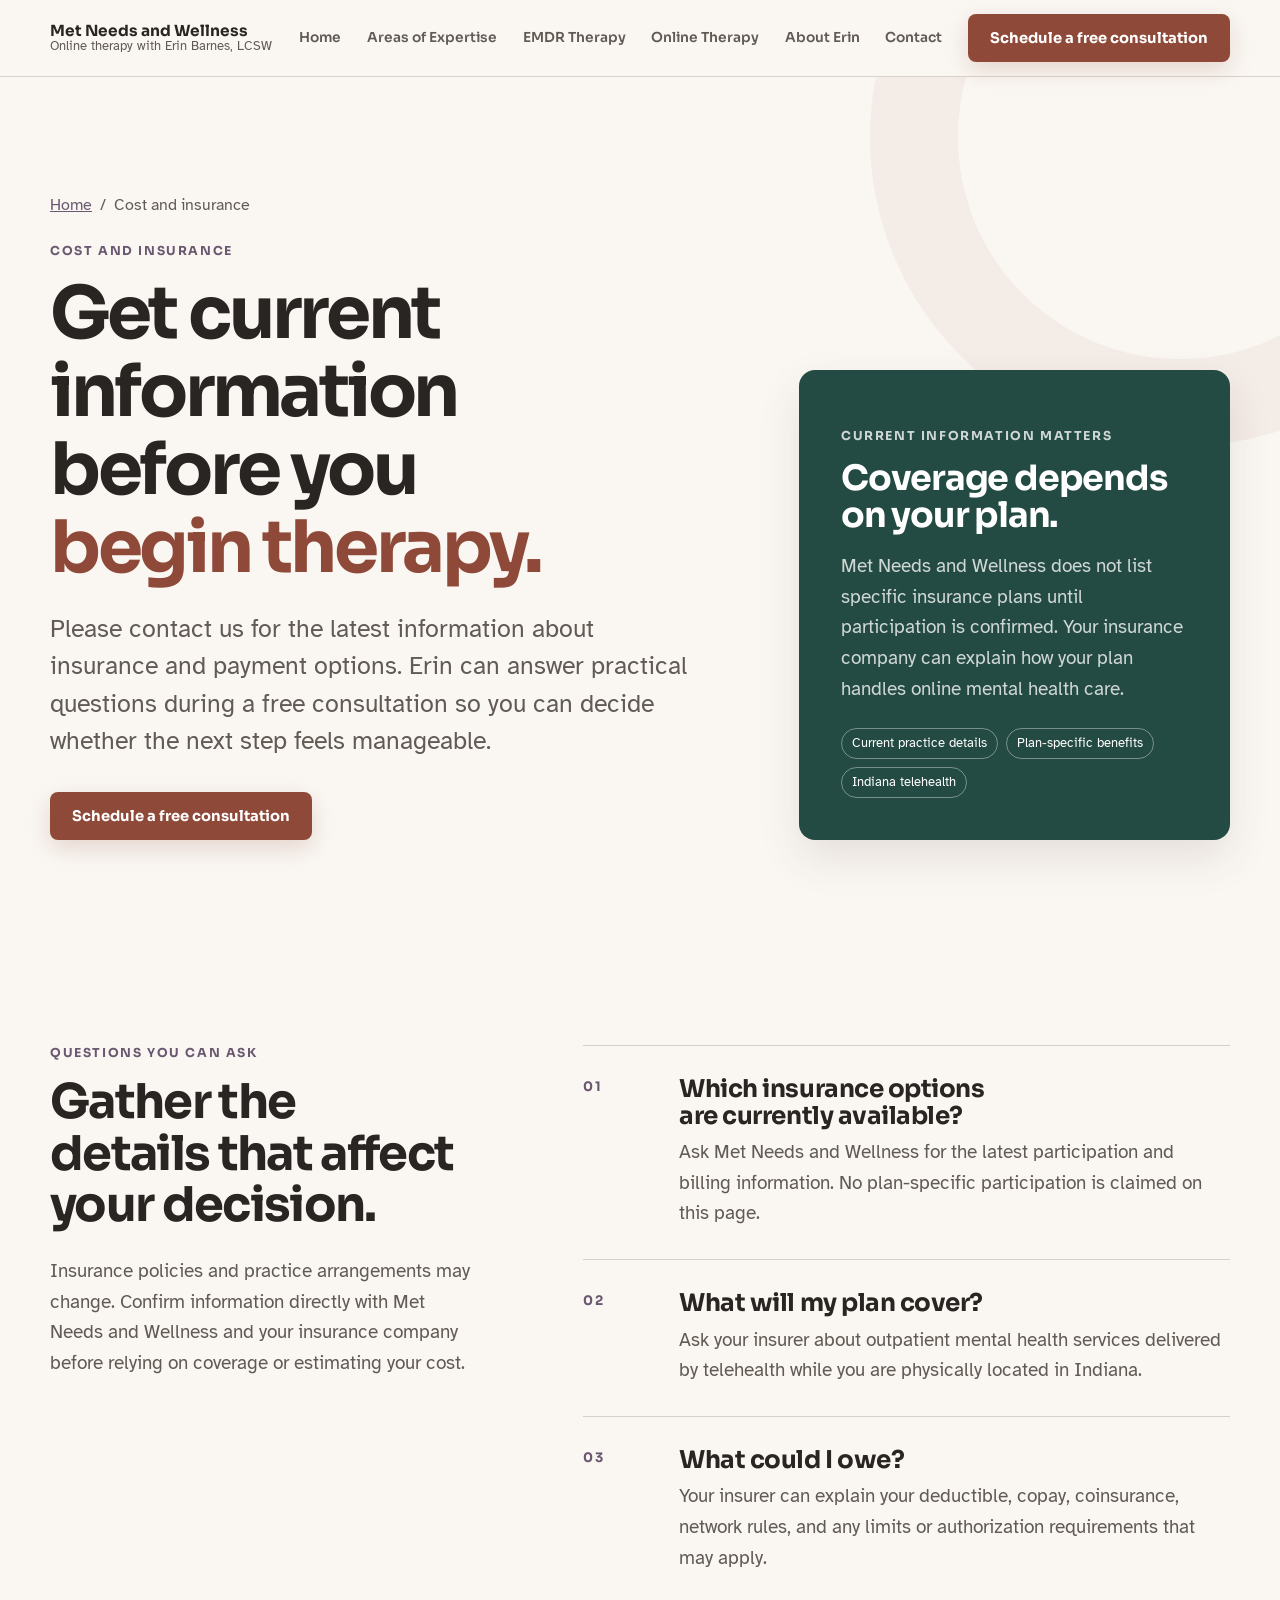
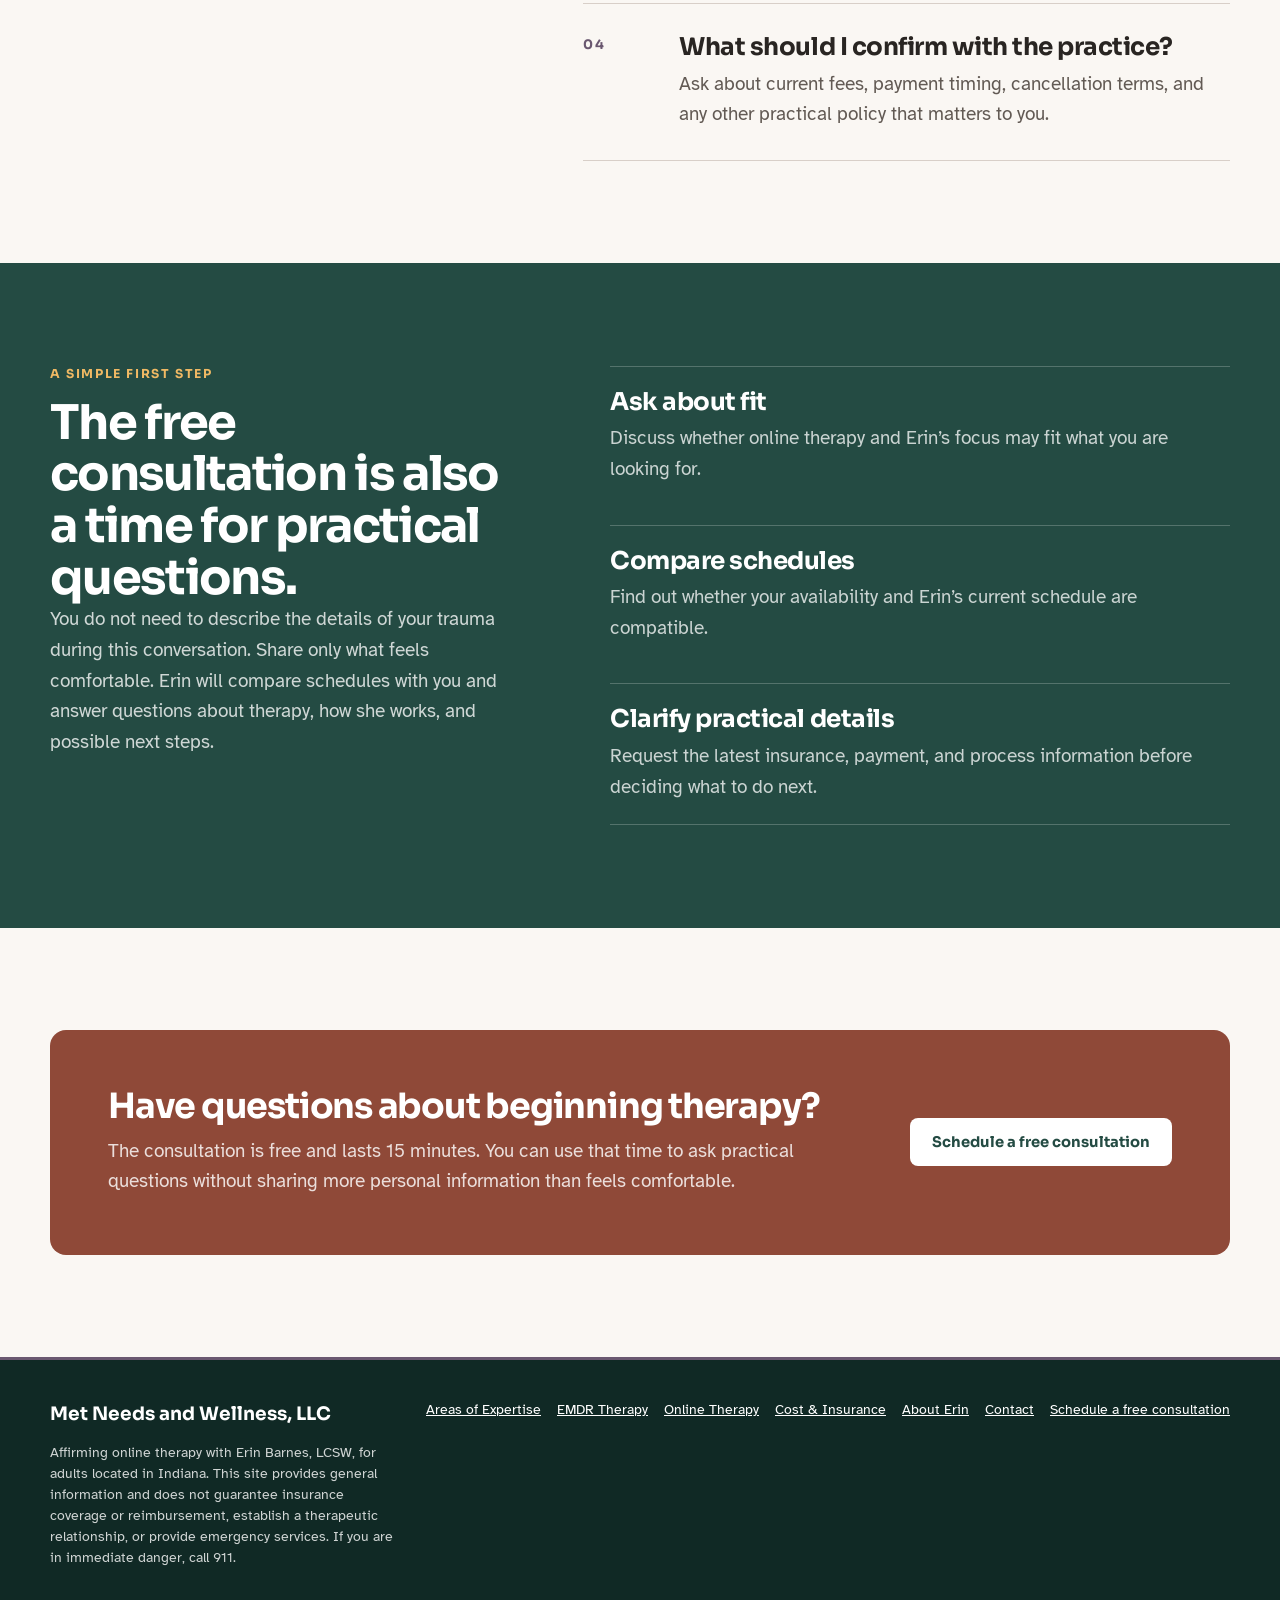
<file: cost-insurance.html>
<!doctype html>
<html lang="en">
<head>
  <meta charset="utf-8">
  <meta name="viewport" content="width=device-width, initial-scale=1">
  <title>Therapy Insurance &amp; Payment | Met Needs and Wellness</title>
  <meta name="description" content="Contact Met Needs and Wellness for current insurance and payment information for online therapy with Erin Barnes, LCSW, in Indiana.">
  <link rel="canonical" href="https://metneedsandwellness.com/cost-insurance.html">
  <meta name="theme-color" content="#244b43">
  <meta name="robots" content="index, follow">
  <link rel="preconnect" href="https://fonts.googleapis.com">
  <link rel="preconnect" href="https://fonts.gstatic.com" crossorigin>
  <link href="https://fonts.googleapis.com/css2?family=Atkinson+Hyperlegible:wght@400;700&amp;family=Sora:wght@500;600;700&amp;display=swap" rel="stylesheet">
  <link rel="stylesheet" href="assets/site.css?v=20260920-2">
</head>
<body>
  <a class="skip-link" href="#main">Skip to main content</a>
  <header class="site-header">
    <div class="shell nav-wrap">
      <a class="brand" href="index.html" aria-label="Met Needs and Wellness home"><span class="brand-copy"><span class="brand-name">Met Needs and Wellness</span><span class="brand-role">Online therapy with Erin Barnes, LCSW</span></span></a>
      <button class="menu-button od-touch" type="button" aria-expanded="false" aria-controls="primary-navigation" aria-label="Open navigation"><svg viewBox="0 0 24 24" fill="none" stroke="currentColor" stroke-width="2" stroke-linecap="round" aria-hidden="true"><path d="M4 7h16M4 12h16M4 17h16" /></svg></button>
      <nav class="nav-links" id="primary-navigation" aria-label="Primary navigation">
        <a href="index.html">Home</a>
        <a href="index.html#support">Areas of Expertise</a>
        <a href="emdr-therapy.html">EMDR Therapy</a>
        <a href="online-therapy.html">Online Therapy</a>
        <a href="experience.html">About Erin</a>
        <a href="contact.html">Contact</a>
        <a class="button button-primary" href="index.html#contact">Schedule a free consultation</a>
      </nav>
    </div>
  </header>
  <main id="main">
    <section class="page-hero">
      <div class="shell">
        <nav class="breadcrumb" aria-label="Breadcrumb"><a href="index.html">Home</a><span aria-hidden="true">/</span><span>Cost and insurance</span></nav>
        <div class="page-hero-grid">
          <div><p class="eyebrow">Cost and insurance</p><h1>Get current information before you <span>begin therapy.</span></h1><p class="lede">Please contact us for the latest information about insurance and payment options. Erin can answer practical questions during a free consultation so you can decide whether the next step feels manageable.</p><div class="hero-actions"><a class="button button-primary" href="index.html#contact">Schedule a free consultation</a></div></div>
          <aside class="hero-aside"><p class="eyebrow">Current information matters</p><h2>Coverage depends on your plan.</h2><p>Met Needs and Wellness does not list specific insurance plans until participation is confirmed. Your insurance company can explain how your plan handles online mental health care.</p><div class="tag-list"><span>Current practice details</span><span>Plan-specific benefits</span><span>Indiana telehealth</span></div></aside>
        </div>
      </div>
    </section>
    <section class="section">
      <div class="shell content-grid">
        <div class="content-intro"><p class="eyebrow">Questions you can ask</p><h2>Gather the details that affect your decision.</h2><p class="section-copy">Insurance policies and practice arrangements may change. Confirm information directly with Met Needs and Wellness and your insurance company before relying on coverage or estimating your cost.</p></div>
        <div class="detail-list">
          <article class="detail-item"><span class="detail-index">01</span><div><h3>Which insurance options are currently available?</h3><p>Ask Met Needs and Wellness for the latest participation and billing information. No plan-specific participation is claimed on this page.</p></div></article>
          <article class="detail-item"><span class="detail-index">02</span><div><h3>What will my plan cover?</h3><p>Ask your insurer about outpatient mental health services delivered by telehealth while you are physically located in Indiana.</p></div></article>
          <article class="detail-item"><span class="detail-index">03</span><div><h3>What could I owe?</h3><p>Your insurer can explain your deductible, copay, coinsurance, network rules, and any limits or authorization requirements that may apply.</p></div></article>
          <article class="detail-item"><span class="detail-index">04</span><div><h3>What should I confirm with the practice?</h3><p>Ask about current fees, payment timing, cancellation terms, and any other practical policy that matters to you.</p></div></article>
        </div>
      </div>
    </section>
    <section class="section content-band">
      <div class="shell band-grid">
        <div><p class="eyebrow">A simple first step</p><h2>The free consultation is also a time for practical questions.</h2><p class="section-copy">You do not need to describe the details of your trauma during this conversation. Share only what feels comfortable. Erin will compare schedules with you and answer questions about therapy, how she works, and possible next steps.</p></div>
        <div class="band-points"><article class="band-point"><h3>Ask about fit</h3><p>Discuss whether online therapy and Erin’s focus may fit what you are looking for.</p></article><article class="band-point"><h3>Compare schedules</h3><p>Find out whether your availability and Erin’s current schedule are compatible.</p></article><article class="band-point"><h3>Clarify practical details</h3><p>Request the latest insurance, payment, and process information before deciding what to do next.</p></article></div>
      </div>
    </section>
    <section class="section">
      <div class="shell cta-panel"><div><h2>Have questions about beginning therapy?</h2><p>The consultation is free and lasts 15 minutes. You can use that time to ask practical questions without sharing more personal information than feels comfortable.</p></div><a class="button button-light" href="index.html#contact">Schedule a free consultation</a></div>
    </section>
  </main>
  <footer class="site-footer"><div class="shell footer-grid"><div><p class="footer-brand">Met Needs and Wellness, LLC</p><p class="footer-copy">Affirming online therapy with Erin Barnes, LCSW, for adults located in Indiana. This site provides general information and does not guarantee insurance coverage or reimbursement, establish a therapeutic relationship, or provide emergency services. If you are in immediate danger, call 911.</p></div><div class="footer-links"><a href="index.html#support">Areas of Expertise</a><a href="emdr-therapy.html">EMDR Therapy</a><a href="online-therapy.html">Online Therapy</a><a href="cost-insurance.html">Cost &amp; Insurance</a><a href="experience.html">About Erin</a><a href="contact.html">Contact</a><a href="index.html#contact">Schedule a free consultation</a></div></div></footer>
  <script src="assets/site.js"></script>
</body>
</html>
</file>
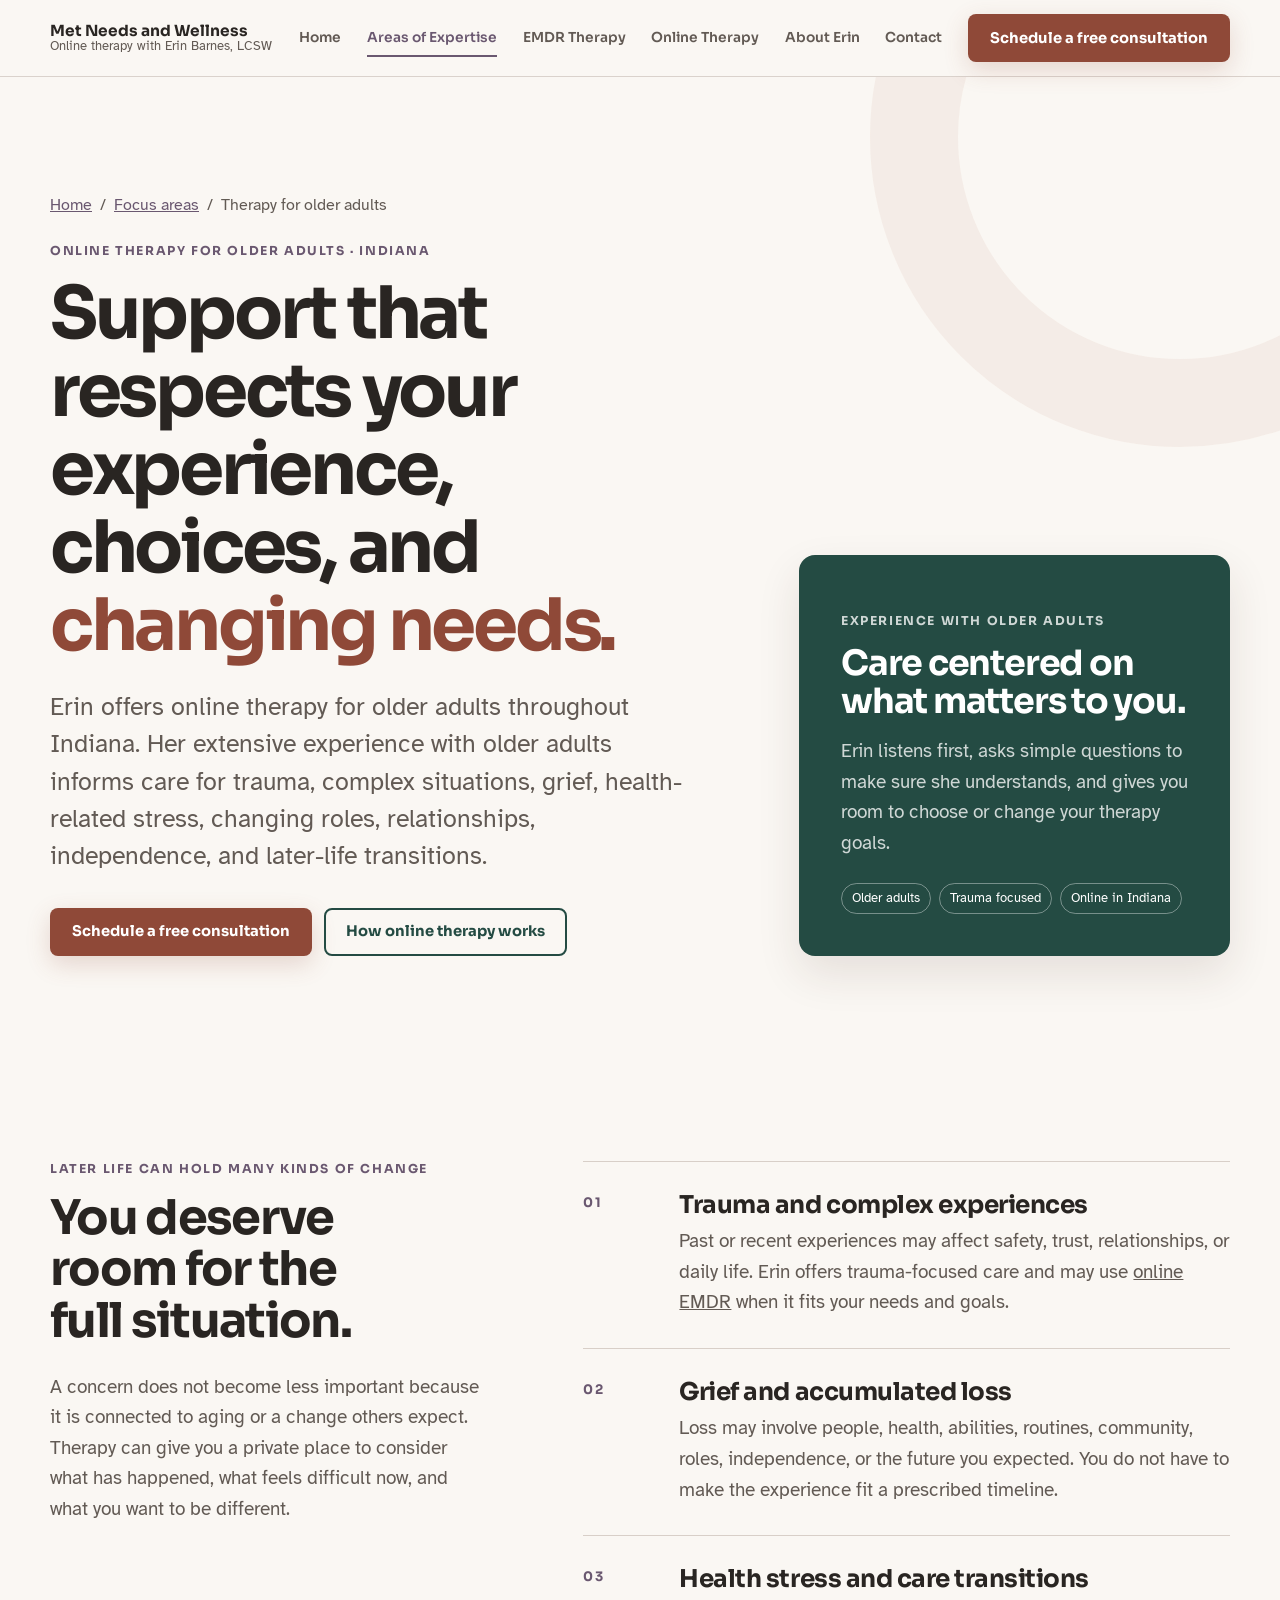
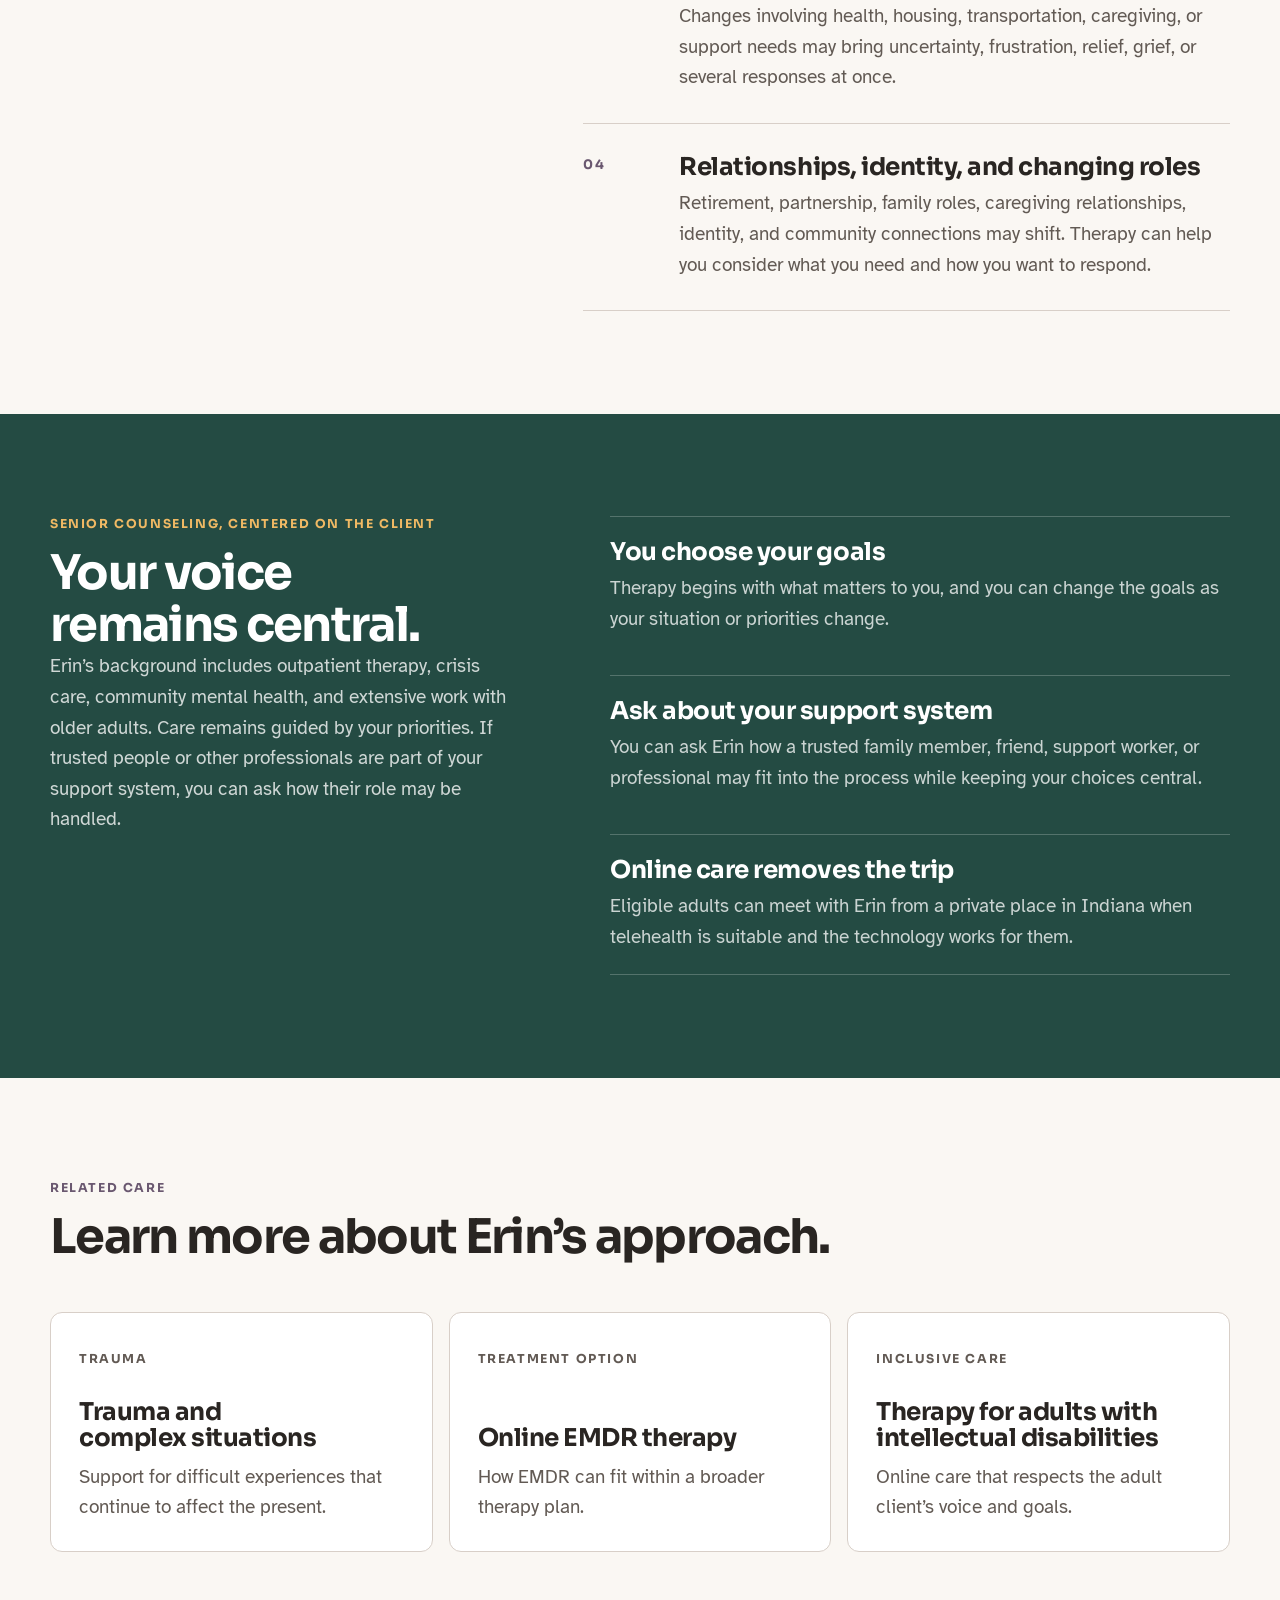
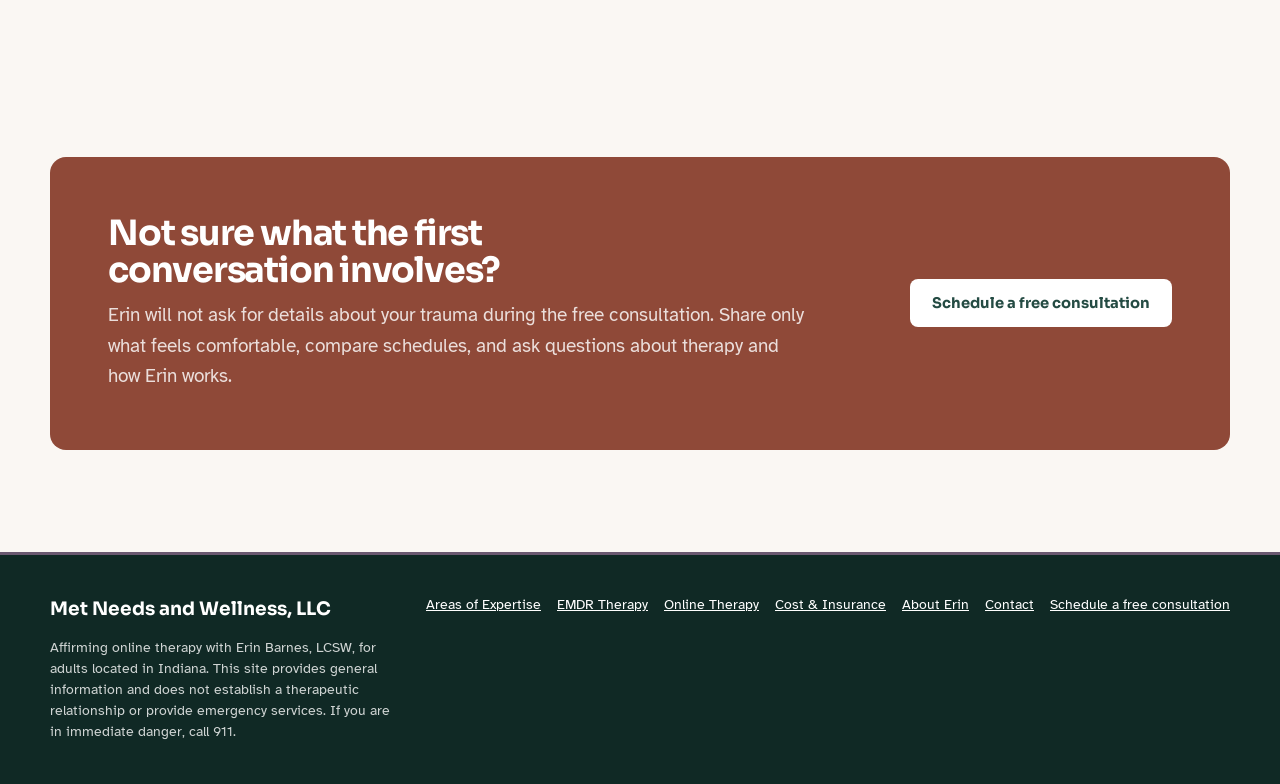
<file: elder-therapy.html>
<!doctype html>
<html lang="en">
<head>
  <meta charset="utf-8">
  <meta name="viewport" content="width=device-width, initial-scale=1">
  <title>Online Therapy for Older Adults in Indiana | Erin Barnes</title>
  <meta name="description" content="Online therapy for older adults in Indiana with Erin Barnes, LCSW. Senior counseling for trauma, grief, health stress, changing roles, and later-life transitions.">
  <link rel="canonical" href="https://metneedsandwellness.com/elder-therapy.html">
  <meta name="theme-color" content="#244b43">
  <meta name="robots" content="index, follow">
  <link rel="preconnect" href="https://fonts.googleapis.com">
  <link rel="preconnect" href="https://fonts.gstatic.com" crossorigin>
  <link href="https://fonts.googleapis.com/css2?family=Atkinson+Hyperlegible:wght@400;700&amp;family=Sora:wght@500;600;700&amp;display=swap" rel="stylesheet">
  <link rel="stylesheet" href="assets/site.css?v=20260920-2">
</head>
<body>
  <a class="skip-link" href="#main">Skip to main content</a>
  <header class="site-header">
    <div class="shell nav-wrap">
      <a class="brand" href="index.html" aria-label="Met Needs and Wellness home"><span class="brand-copy"><span class="brand-name">Met Needs and Wellness</span><span class="brand-role">Online therapy with Erin Barnes, LCSW</span></span></a>
      <button class="menu-button od-touch" type="button" aria-expanded="false" aria-controls="primary-navigation" aria-label="Open navigation"><svg viewBox="0 0 24 24" fill="none" stroke="currentColor" stroke-width="2" stroke-linecap="round" aria-hidden="true"><path d="M4 7h16M4 12h16M4 17h16" /></svg></button>
      <nav class="nav-links" id="primary-navigation" aria-label="Primary navigation">
        <a href="index.html">Home</a>
        <a href="index.html#support" aria-current="page">Areas of Expertise</a>
        <a href="emdr-therapy.html">EMDR Therapy</a>
        <a href="online-therapy.html">Online Therapy</a>
        <a href="experience.html">About Erin</a>
        <a href="contact.html">Contact</a>
        <a class="button button-primary" href="index.html#contact">Schedule a free consultation</a>
      </nav>
    </div>
  </header>
  <main id="main">
    <section class="page-hero">
      <div class="shell">
        <nav class="breadcrumb" aria-label="Breadcrumb"><a href="index.html">Home</a><span aria-hidden="true">/</span><a href="index.html#support">Focus areas</a><span aria-hidden="true">/</span><span>Therapy for older adults</span></nav>
        <div class="page-hero-grid">
          <div><p class="eyebrow">Online therapy for older adults · Indiana</p><h1>Support that respects your experience, choices, and <span>changing needs.</span></h1><p class="lede">Erin offers online therapy for older adults throughout Indiana. Her extensive experience with older adults informs care for trauma, complex situations, grief, health-related stress, changing roles, relationships, independence, and later-life transitions.</p><div class="hero-actions"><a class="button button-primary" href="index.html#contact">Schedule a free consultation</a><a class="button button-secondary" href="online-therapy.html">How online therapy works</a></div></div>
          <aside class="hero-aside"><p class="eyebrow">Experience with older adults</p><h2>Care centered on what matters to you.</h2><p>Erin listens first, asks simple questions to make sure she understands, and gives you room to choose or change your therapy goals.</p><div class="tag-list"><span>Older adults</span><span>Trauma focused</span><span>Online in Indiana</span></div></aside>
        </div>
      </div>
    </section>
    <section class="section">
      <div class="shell content-grid">
        <div class="content-intro"><p class="eyebrow">Later life can hold many kinds of change</p><h2>You deserve room for the full situation.</h2><p class="section-copy">A concern does not become less important because it is connected to aging or a change others expect. Therapy can give you a private place to consider what has happened, what feels difficult now, and what you want to be different.</p></div>
        <div class="detail-list">
          <article class="detail-item"><span class="detail-index">01</span><div><h3>Trauma and complex experiences</h3><p>Past or recent experiences may affect safety, trust, relationships, or daily life. Erin offers trauma-focused care and may use <a href="emdr-therapy.html">online EMDR</a> when it fits your needs and goals.</p></div></article>
          <article class="detail-item"><span class="detail-index">02</span><div><h3>Grief and accumulated loss</h3><p>Loss may involve people, health, abilities, routines, community, roles, independence, or the future you expected. You do not have to make the experience fit a prescribed timeline.</p></div></article>
          <article class="detail-item"><span class="detail-index">03</span><div><h3>Health stress and care transitions</h3><p>Changes involving health, housing, transportation, caregiving, or support needs may bring uncertainty, frustration, relief, grief, or several responses at once.</p></div></article>
          <article class="detail-item"><span class="detail-index">04</span><div><h3>Relationships, identity, and changing roles</h3><p>Retirement, partnership, family roles, caregiving relationships, identity, and community connections may shift. Therapy can help you consider what you need and how you want to respond.</p></div></article>
        </div>
      </div>
    </section>
    <section class="section content-band">
      <div class="shell band-grid">
        <div><p class="eyebrow">Senior counseling, centered on the client</p><h2>Your voice remains central.</h2><p class="section-copy">Erin’s background includes outpatient therapy, crisis care, community mental health, and extensive work with older adults. Care remains guided by your priorities. If trusted people or other professionals are part of your support system, you can ask how their role may be handled.</p></div>
        <div class="band-points"><article class="band-point"><h3>You choose your goals</h3><p>Therapy begins with what matters to you, and you can change the goals as your situation or priorities change.</p></article><article class="band-point"><h3>Ask about your support system</h3><p>You can ask Erin how a trusted family member, friend, support worker, or professional may fit into the process while keeping your choices central.</p></article><article class="band-point"><h3>Online care removes the trip</h3><p>Eligible adults can meet with Erin from a private place in Indiana when telehealth is suitable and the technology works for them.</p></article></div>
      </div>
    </section>
    <section class="section">
      <div class="shell"><p class="eyebrow">Related care</p><h2>Learn more about Erin’s approach.</h2><div class="related-grid"><a class="related-card" href="trauma.html"><p class="eyebrow">Trauma</p><h3>Trauma and complex situations</h3><p>Support for difficult experiences that continue to affect the present.</p></a><a class="related-card" href="emdr-therapy.html"><p class="eyebrow">Treatment option</p><h3>Online EMDR therapy</h3><p>How EMDR can fit within a broader therapy plan.</p></a><a class="related-card" href="intellectual-disability-therapy.html"><p class="eyebrow">Inclusive care</p><h3>Therapy for adults with intellectual disabilities</h3><p>Online care that respects the adult client’s voice and goals.</p></a></div></div>
    </section>
    <section class="section">
      <div class="shell cta-panel"><div><h2>Not sure what the first conversation involves?</h2><p>Erin will not ask for details about your trauma during the free consultation. Share only what feels comfortable, compare schedules, and ask questions about therapy and how Erin works.</p></div><a class="button button-light" href="index.html#contact">Schedule a free consultation</a></div>
    </section>
  </main>
  <footer class="site-footer"><div class="shell footer-grid"><div><p class="footer-brand">Met Needs and Wellness, LLC</p><p class="footer-copy">Affirming online therapy with Erin Barnes, LCSW, for adults located in Indiana. This site provides general information and does not establish a therapeutic relationship or provide emergency services. If you are in immediate danger, call 911.</p></div><div class="footer-links"><a href="index.html#support">Areas of Expertise</a><a href="emdr-therapy.html">EMDR Therapy</a><a href="online-therapy.html">Online Therapy</a><a href="cost-insurance.html">Cost &amp; Insurance</a><a href="experience.html">About Erin</a><a href="contact.html">Contact</a><a href="index.html#contact">Schedule a free consultation</a></div></div></footer>
  <script src="assets/site.js"></script>
</body>
</html>
</file>
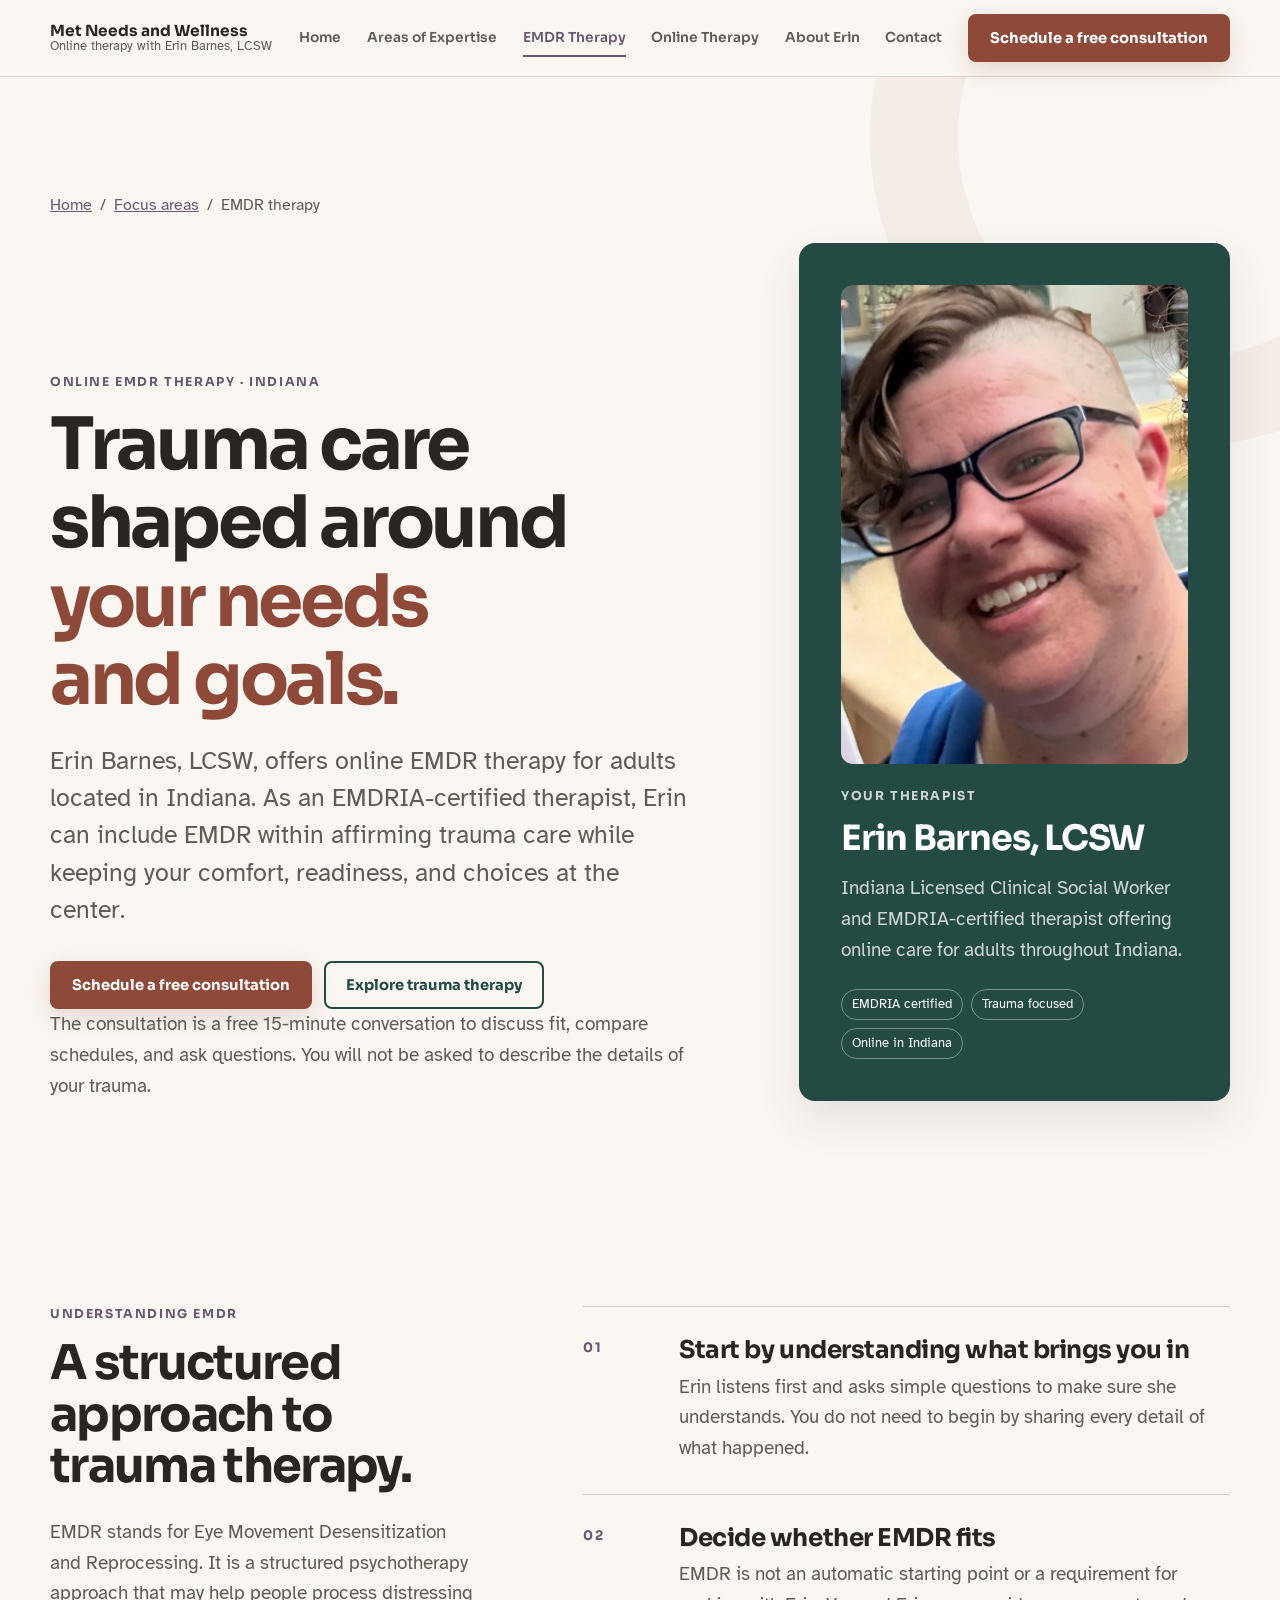
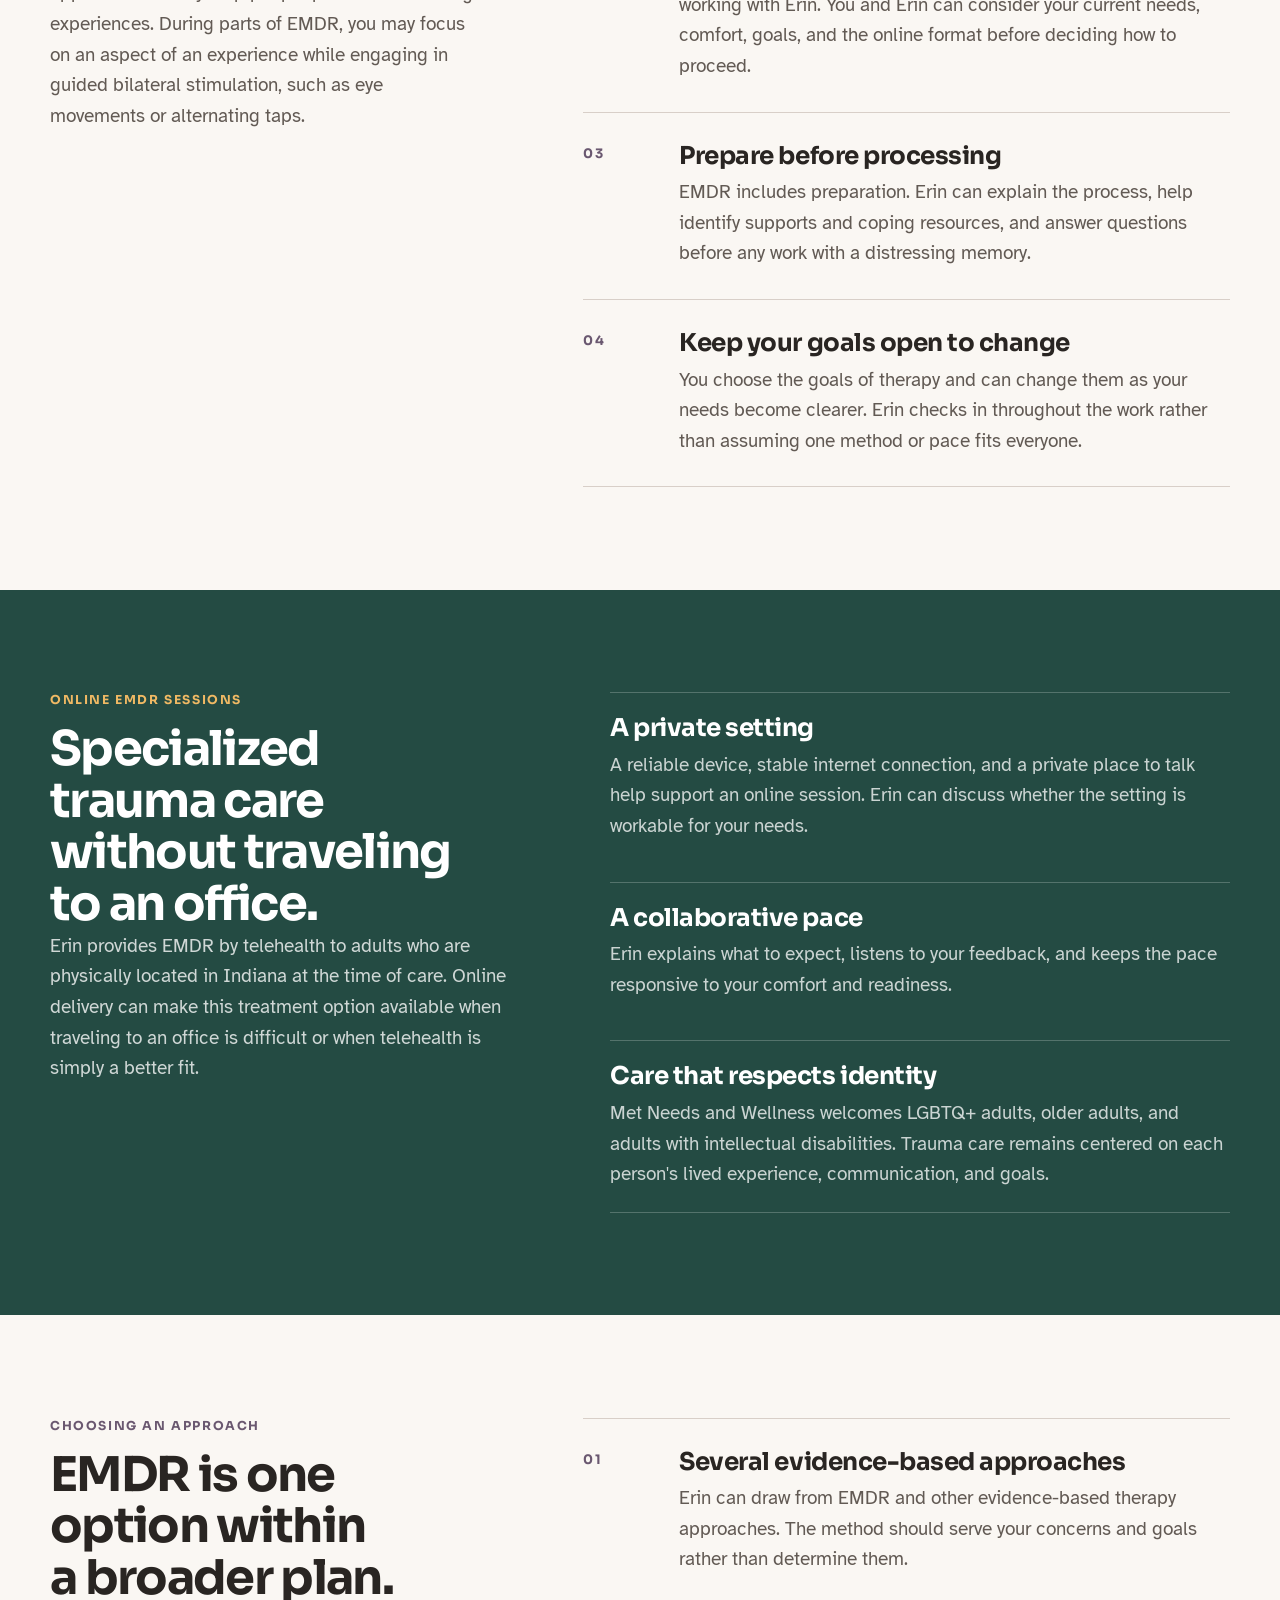
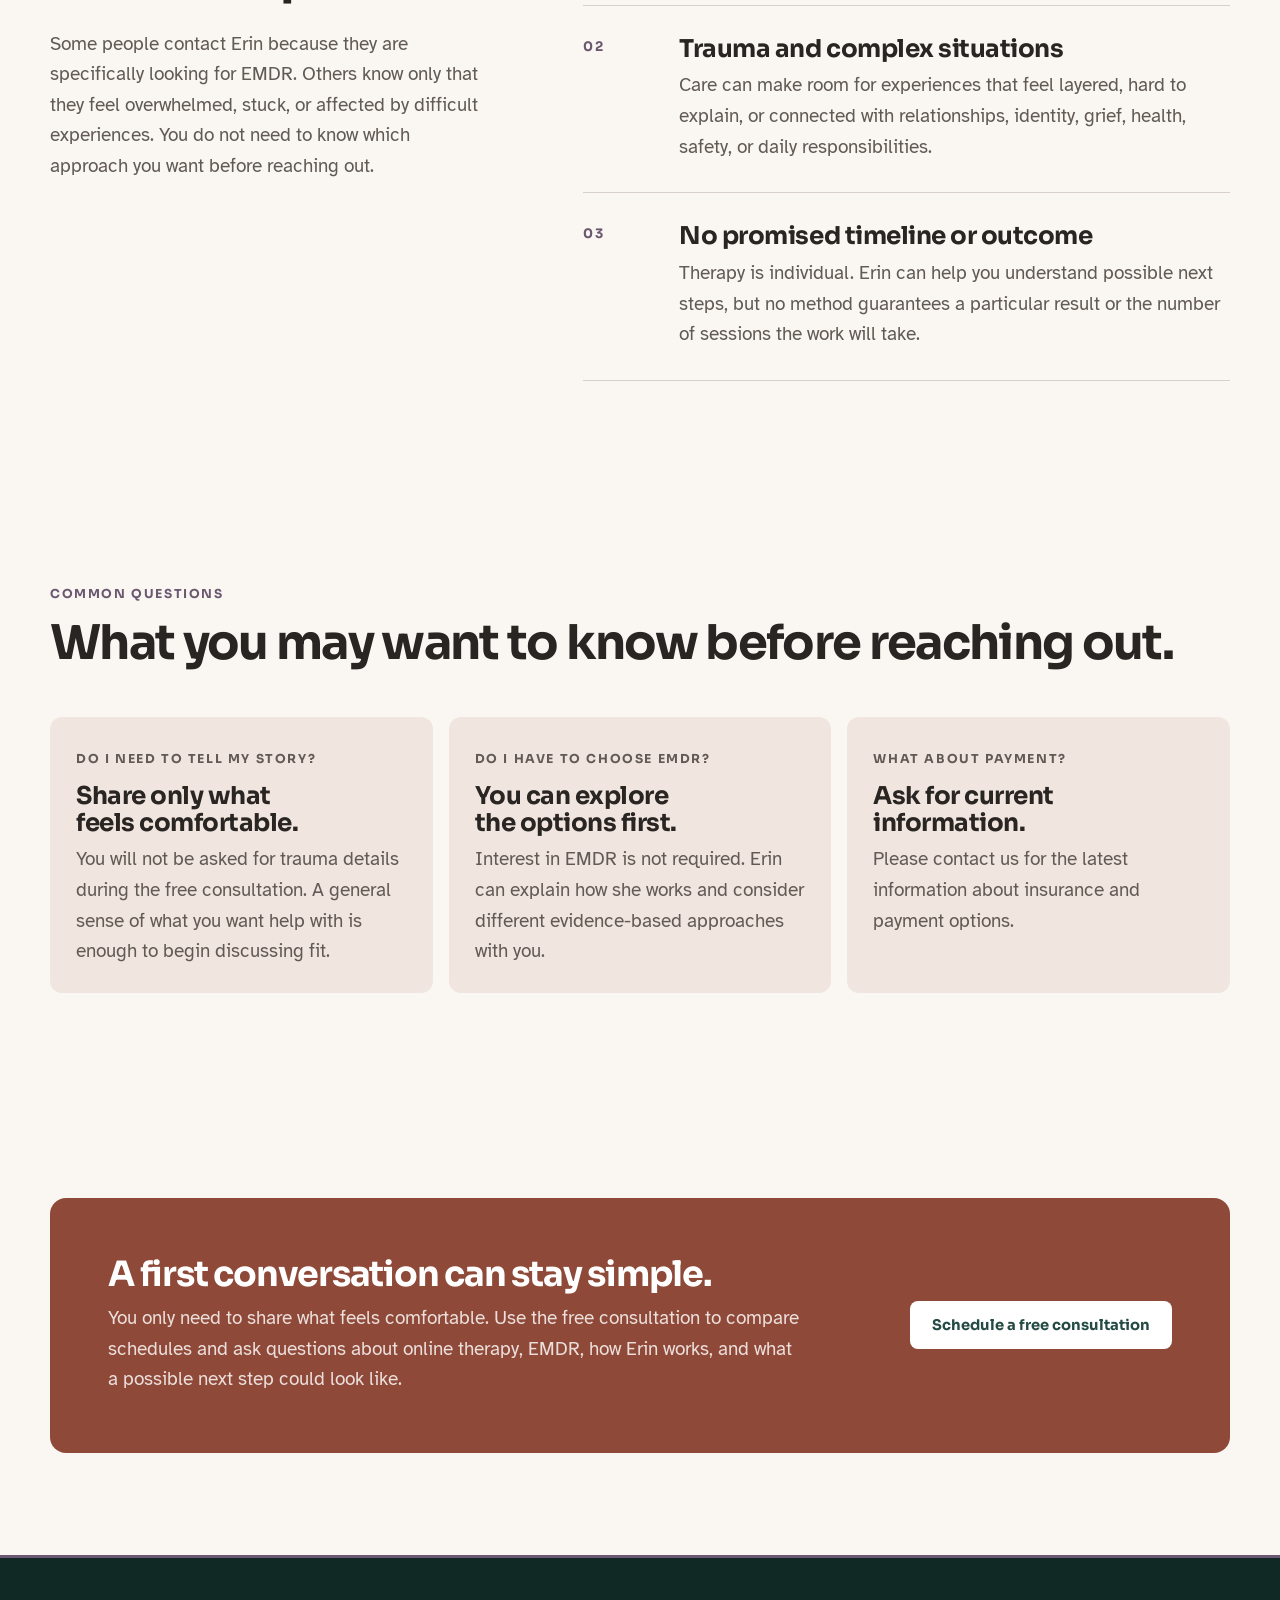
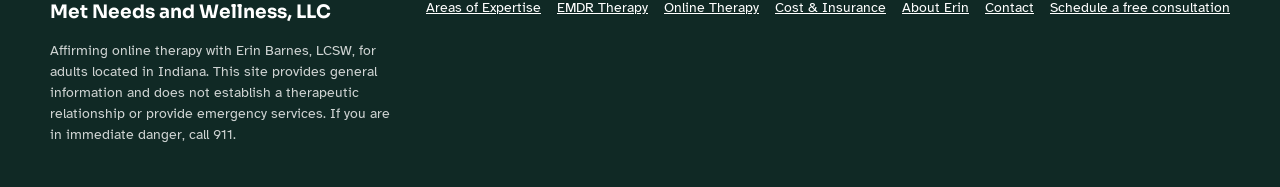
<file: emdr-therapy.html>
<!doctype html>
<html lang="en">
<head>
  <meta charset="utf-8">
  <meta name="viewport" content="width=device-width, initial-scale=1">
  <title>Online EMDR Therapy in Indiana | Erin Barnes, LCSW</title>
  <meta name="description" content="Explore online EMDR therapy for adults in Indiana with Erin Barnes, LCSW, an EMDRIA-certified therapist who offers affirming trauma care.">
  <link rel="canonical" href="https://metneedsandwellness.com/emdr-therapy.html">
  <meta name="theme-color" content="#244b43">
  <meta name="robots" content="index, follow">
  <meta property="og:type" content="website">
  <meta property="og:title" content="Online EMDR therapy in Indiana | Met Needs and Wellness">
  <meta property="og:description" content="Online EMDR and affirming trauma therapy for adults located in Indiana with Erin Barnes, LCSW, an EMDRIA-certified therapist.">
  <link rel="preconnect" href="https://fonts.googleapis.com">
  <link rel="preconnect" href="https://fonts.gstatic.com" crossorigin>
  <link href="https://fonts.googleapis.com/css2?family=Atkinson+Hyperlegible:wght@400;700&amp;family=Sora:wght@500;600;700&amp;display=swap" rel="stylesheet">
  <link rel="stylesheet" href="assets/site.css?v=20260920-2">
</head>
<body>
  <a class="skip-link" href="#main">Skip to main content</a>

  <header class="site-header">
    <div class="shell nav-wrap">
      <a class="brand" href="index.html" aria-label="Met Needs and Wellness home"><span class="brand-copy"><span class="brand-name">Met Needs and Wellness</span><span class="brand-role">Online therapy with Erin Barnes, LCSW</span></span></a>
      <button class="menu-button od-touch" type="button" aria-expanded="false" aria-controls="primary-navigation" aria-label="Open navigation"><svg viewBox="0 0 24 24" fill="none" stroke="currentColor" stroke-width="2" stroke-linecap="round" aria-hidden="true"><path d="M4 7h16M4 12h16M4 17h16" /></svg></button>
      <nav class="nav-links" id="primary-navigation" aria-label="Primary navigation">
        <a href="index.html">Home</a>
        <a href="index.html#support">Areas of Expertise</a>
        <a href="emdr-therapy.html" aria-current="page">EMDR Therapy</a>
        <a href="online-therapy.html">Online Therapy</a>
        <a href="experience.html">About Erin</a>
        <a href="contact.html">Contact</a>
        <a class="button button-primary" href="index.html#contact">Schedule a free consultation</a>
      </nav>
    </div>
  </header>

  <main id="main">
    <section class="page-hero">
      <div class="shell">
        <nav class="breadcrumb" aria-label="Breadcrumb">
          <a href="index.html">Home</a><span aria-hidden="true">/</span><a href="index.html#support">Focus areas</a><span aria-hidden="true">/</span><span>EMDR therapy</span>
        </nav>
        <div class="page-hero-grid">
          <div>
            <p class="eyebrow">Online EMDR therapy · Indiana</p>
            <h1>Trauma care shaped around <span>your needs and goals.</span></h1>
            <p class="lede">Erin Barnes, LCSW, offers online EMDR therapy for adults located in Indiana. As an EMDRIA-certified therapist, Erin can include EMDR within affirming trauma care while keeping your comfort, readiness, and choices at the center.</p>
            <div class="hero-actions">
              <a class="button button-primary" href="index.html#contact">Schedule a free consultation</a>
              <a class="button button-secondary" href="trauma.html">Explore trauma therapy</a>
            </div>
            <p class="section-copy">The consultation is a free 15-minute conversation to discuss fit, compare schedules, and ask questions. You will not be asked to describe the details of your trauma.</p>
          </div>
          <aside class="hero-aside" aria-label="Meet Erin Barnes">
            <img class="od-media" data-portrait-slot="erin-primary" src="assets/erin-barnes-headshot-clean-2x.webp" width="1614" height="2228" alt="Erin Barnes smiling" fetchpriority="high" decoding="async">
            <p class="eyebrow">Your therapist</p>
            <h2>Erin Barnes, LCSW</h2>
            <p>Indiana Licensed Clinical Social Worker and EMDRIA-certified therapist offering online care for adults throughout Indiana.</p>
            <div class="tag-list"><span>EMDRIA certified</span><span>Trauma focused</span><span>Online in Indiana</span></div>
          </aside>
        </div>
      </div>
    </section>

    <section class="section">
      <div class="shell content-grid">
        <div class="content-intro">
          <p class="eyebrow">Understanding EMDR</p>
          <h2>A structured approach to trauma therapy.</h2>
          <p class="section-copy">EMDR stands for Eye Movement Desensitization and Reprocessing. It is a structured psychotherapy approach that may help people process distressing experiences. During parts of EMDR, you may focus on an aspect of an experience while engaging in guided bilateral stimulation, such as eye movements or alternating taps.</p>
        </div>
        <div class="detail-list">
          <article class="detail-item">
            <span class="detail-index">01</span>
            <div><h3>Start by understanding what brings you in</h3><p>Erin listens first and asks simple questions to make sure she understands. You do not need to begin by sharing every detail of what happened.</p></div>
          </article>
          <article class="detail-item">
            <span class="detail-index">02</span>
            <div><h3>Decide whether EMDR fits</h3><p>EMDR is not an automatic starting point or a requirement for working with Erin. You and Erin can consider your current needs, comfort, goals, and the online format before deciding how to proceed.</p></div>
          </article>
          <article class="detail-item">
            <span class="detail-index">03</span>
            <div><h3>Prepare before processing</h3><p>EMDR includes preparation. Erin can explain the process, help identify supports and coping resources, and answer questions before any work with a distressing memory.</p></div>
          </article>
          <article class="detail-item">
            <span class="detail-index">04</span>
            <div><h3>Keep your goals open to change</h3><p>You choose the goals of therapy and can change them as your needs become clearer. Erin checks in throughout the work rather than assuming one method or pace fits everyone.</p></div>
          </article>
        </div>
      </div>
    </section>

    <section class="section content-band">
      <div class="shell band-grid">
        <div>
          <p class="eyebrow">Online EMDR sessions</p>
          <h2>Specialized trauma care without traveling to an office.</h2>
          <p class="section-copy">Erin provides EMDR by telehealth to adults who are physically located in Indiana at the time of care. Online delivery can make this treatment option available when traveling to an office is difficult or when telehealth is simply a better fit.</p>
        </div>
        <div class="band-points">
          <article class="band-point"><h3>A private setting</h3><p>A reliable device, stable internet connection, and a private place to talk help support an online session. Erin can discuss whether the setting is workable for your needs.</p></article>
          <article class="band-point"><h3>A collaborative pace</h3><p>Erin explains what to expect, listens to your feedback, and keeps the pace responsive to your comfort and readiness.</p></article>
          <article class="band-point"><h3>Care that respects identity</h3><p>Met Needs and Wellness welcomes LGBTQ+ adults, older adults, and adults with intellectual disabilities. Trauma care remains centered on each person's lived experience, communication, and goals.</p></article>
        </div>
      </div>
    </section>

    <section class="section">
      <div class="shell content-grid">
        <div class="content-intro">
          <p class="eyebrow">Choosing an approach</p>
          <h2>EMDR is one option within a broader plan.</h2>
          <p class="section-copy">Some people contact Erin because they are specifically looking for EMDR. Others know only that they feel overwhelmed, stuck, or affected by difficult experiences. You do not need to know which approach you want before reaching out.</p>
        </div>
        <div class="detail-list">
          <article class="detail-item">
            <span class="detail-index">01</span>
            <div><h3>Several evidence-based approaches</h3><p>Erin can draw from EMDR and other evidence-based therapy approaches. The method should serve your concerns and goals rather than determine them.</p></div>
          </article>
          <article class="detail-item">
            <span class="detail-index">02</span>
            <div><h3>Trauma and complex situations</h3><p>Care can make room for experiences that feel layered, hard to explain, or connected with relationships, identity, grief, health, safety, or daily responsibilities.</p></div>
          </article>
          <article class="detail-item">
            <span class="detail-index">03</span>
            <div><h3>No promised timeline or outcome</h3><p>Therapy is individual. Erin can help you understand possible next steps, but no method guarantees a particular result or the number of sessions the work will take.</p></div>
          </article>
        </div>
      </div>
    </section>

    <section class="section">
      <div class="shell">
        <p class="eyebrow">Common questions</p>
        <h2>What you may want to know before reaching out.</h2>
        <div class="related-grid">
          <article class="education-card">
            <p class="eyebrow">Do I need to tell my story?</p>
            <h3>Share only what feels comfortable.</h3>
            <p>You will not be asked for trauma details during the free consultation. A general sense of what you want help with is enough to begin discussing fit.</p>
          </article>
          <article class="education-card">
            <p class="eyebrow">Do I have to choose EMDR?</p>
            <h3>You can explore the options first.</h3>
            <p>Interest in EMDR is not required. Erin can explain how she works and consider different evidence-based approaches with you.</p>
          </article>
          <article class="education-card">
            <p class="eyebrow">What about payment?</p>
            <h3>Ask for current information.</h3>
            <p>Please contact us for the latest information about insurance and payment options.</p>
          </article>
        </div>
      </div>
    </section>

    <section class="section">
      <div class="shell cta-panel">
        <div>
          <h2>A first conversation can stay simple.</h2>
          <p>You only need to share what feels comfortable. Use the free consultation to compare schedules and ask questions about online therapy, EMDR, how Erin works, and what a possible next step could look like.</p>
        </div>
        <a class="button button-light" href="index.html#contact">Schedule a free consultation</a>
      </div>
    </section>
  </main>

  <footer class="site-footer">
    <div class="shell footer-grid">
      <div>
        <p class="footer-brand">Met Needs and Wellness, LLC</p>
        <p class="footer-copy">Affirming online therapy with Erin Barnes, LCSW, for adults located in Indiana. This site provides general information and does not establish a therapeutic relationship or provide emergency services. If you are in immediate danger, call 911.</p>
      </div>
      <div class="footer-links"><a href="index.html#support">Areas of Expertise</a><a href="emdr-therapy.html">EMDR Therapy</a><a href="online-therapy.html">Online Therapy</a><a href="cost-insurance.html">Cost &amp; Insurance</a><a href="experience.html">About Erin</a><a href="contact.html">Contact</a><a href="index.html#contact">Schedule a free consultation</a></div>
    </div>
  </footer>

  <script src="assets/site.js"></script>
</body>
</html>
</file>
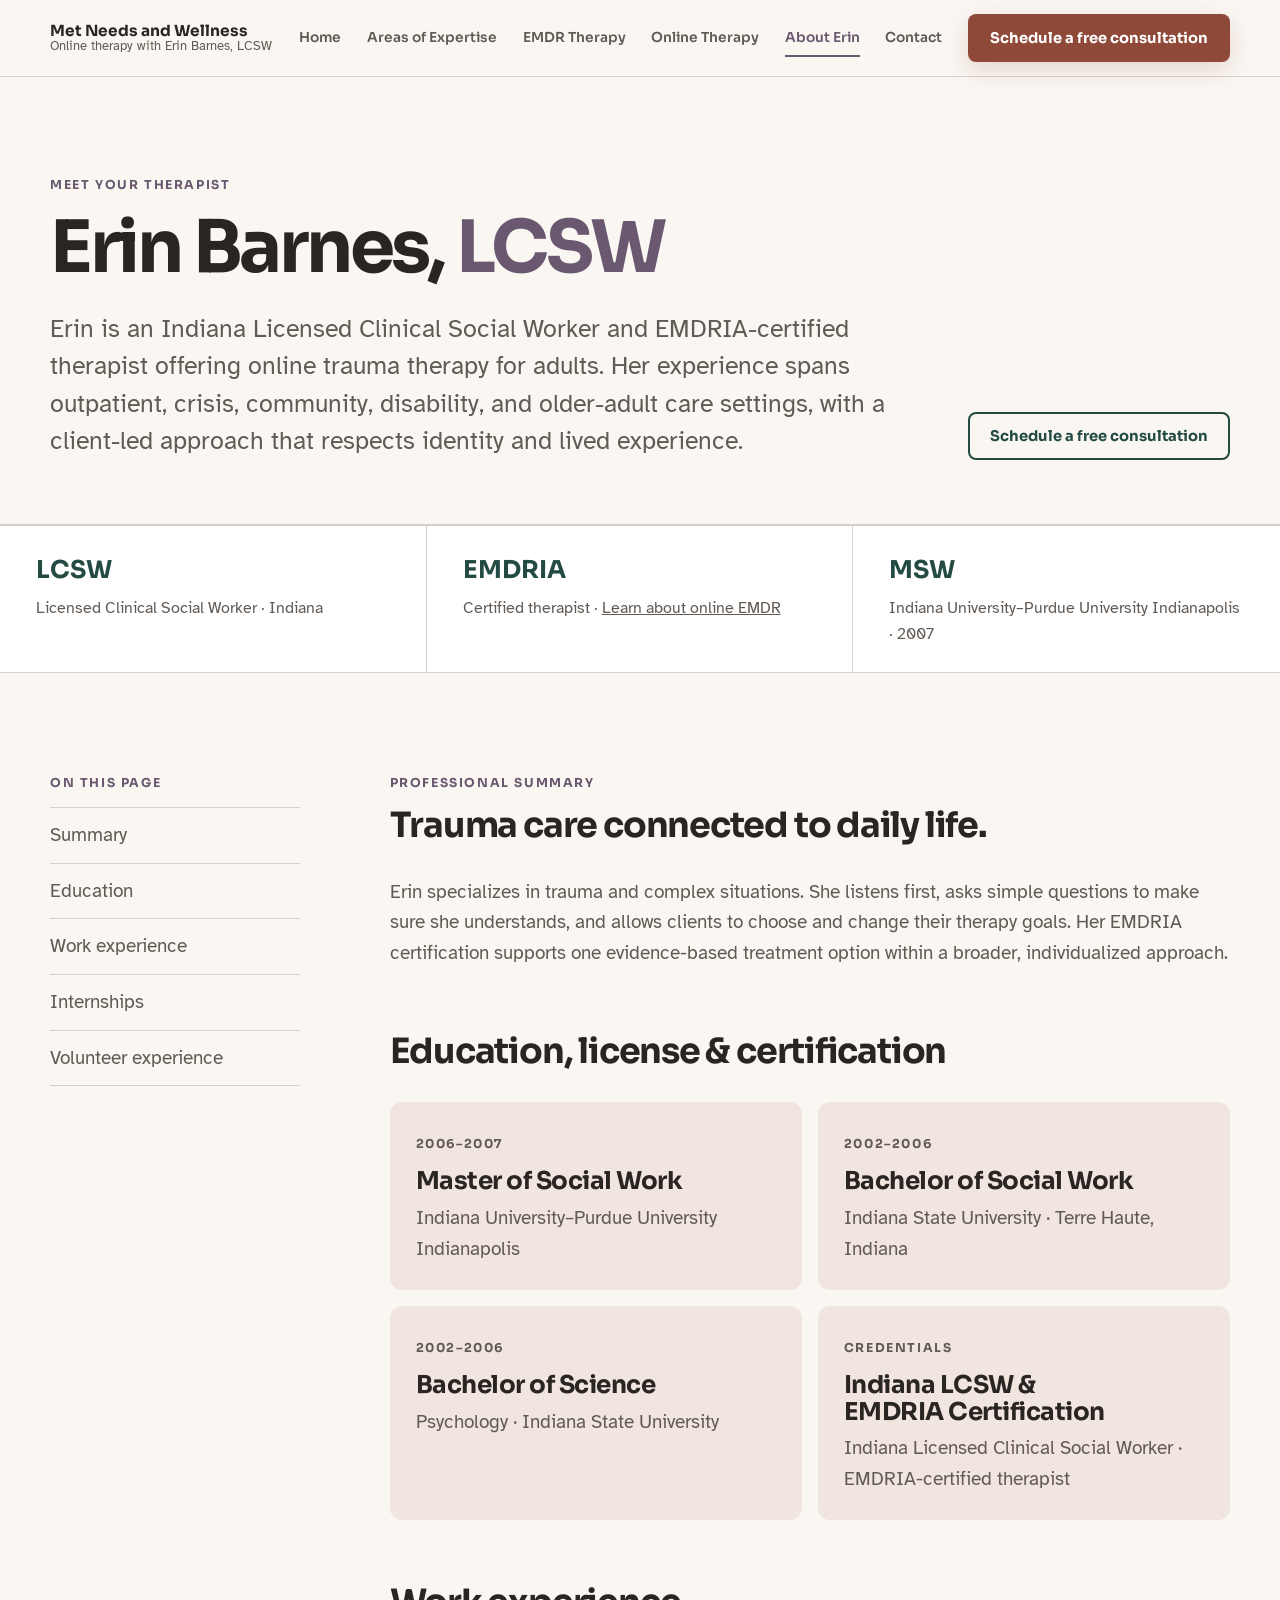
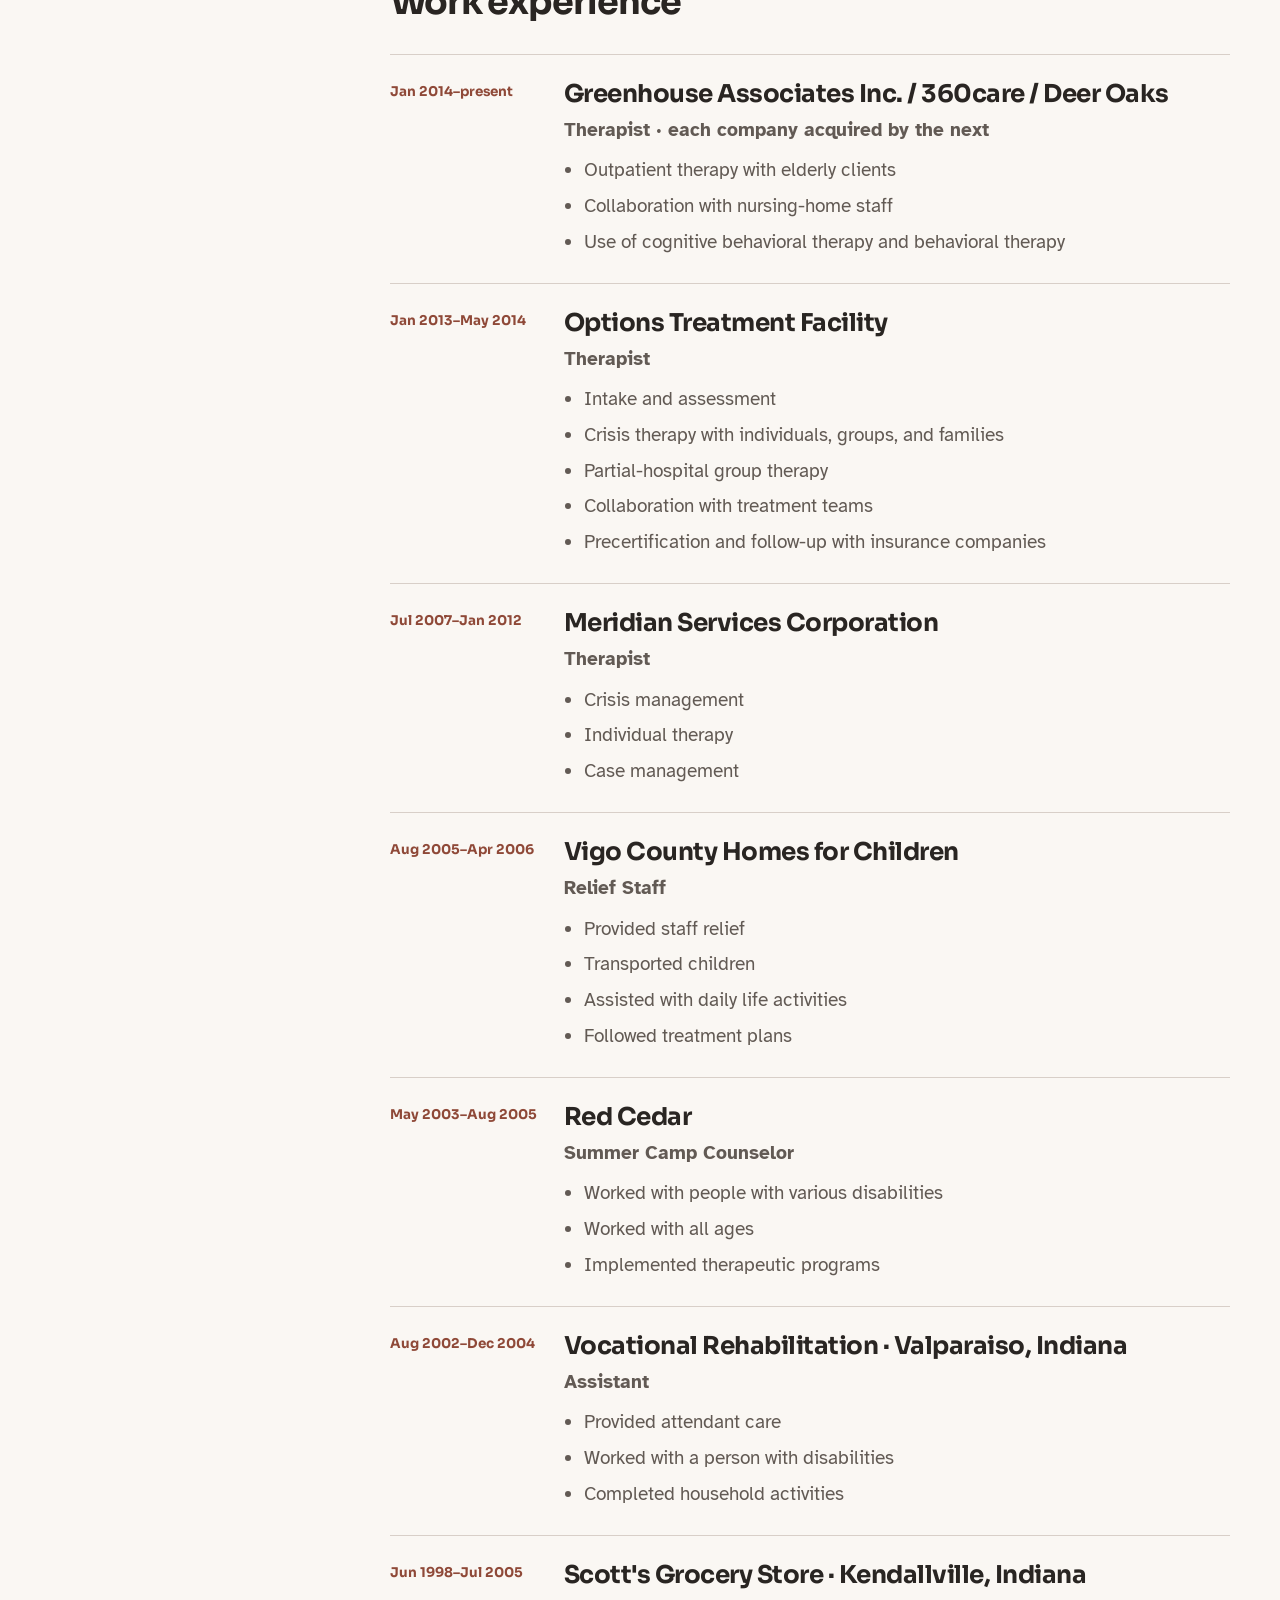
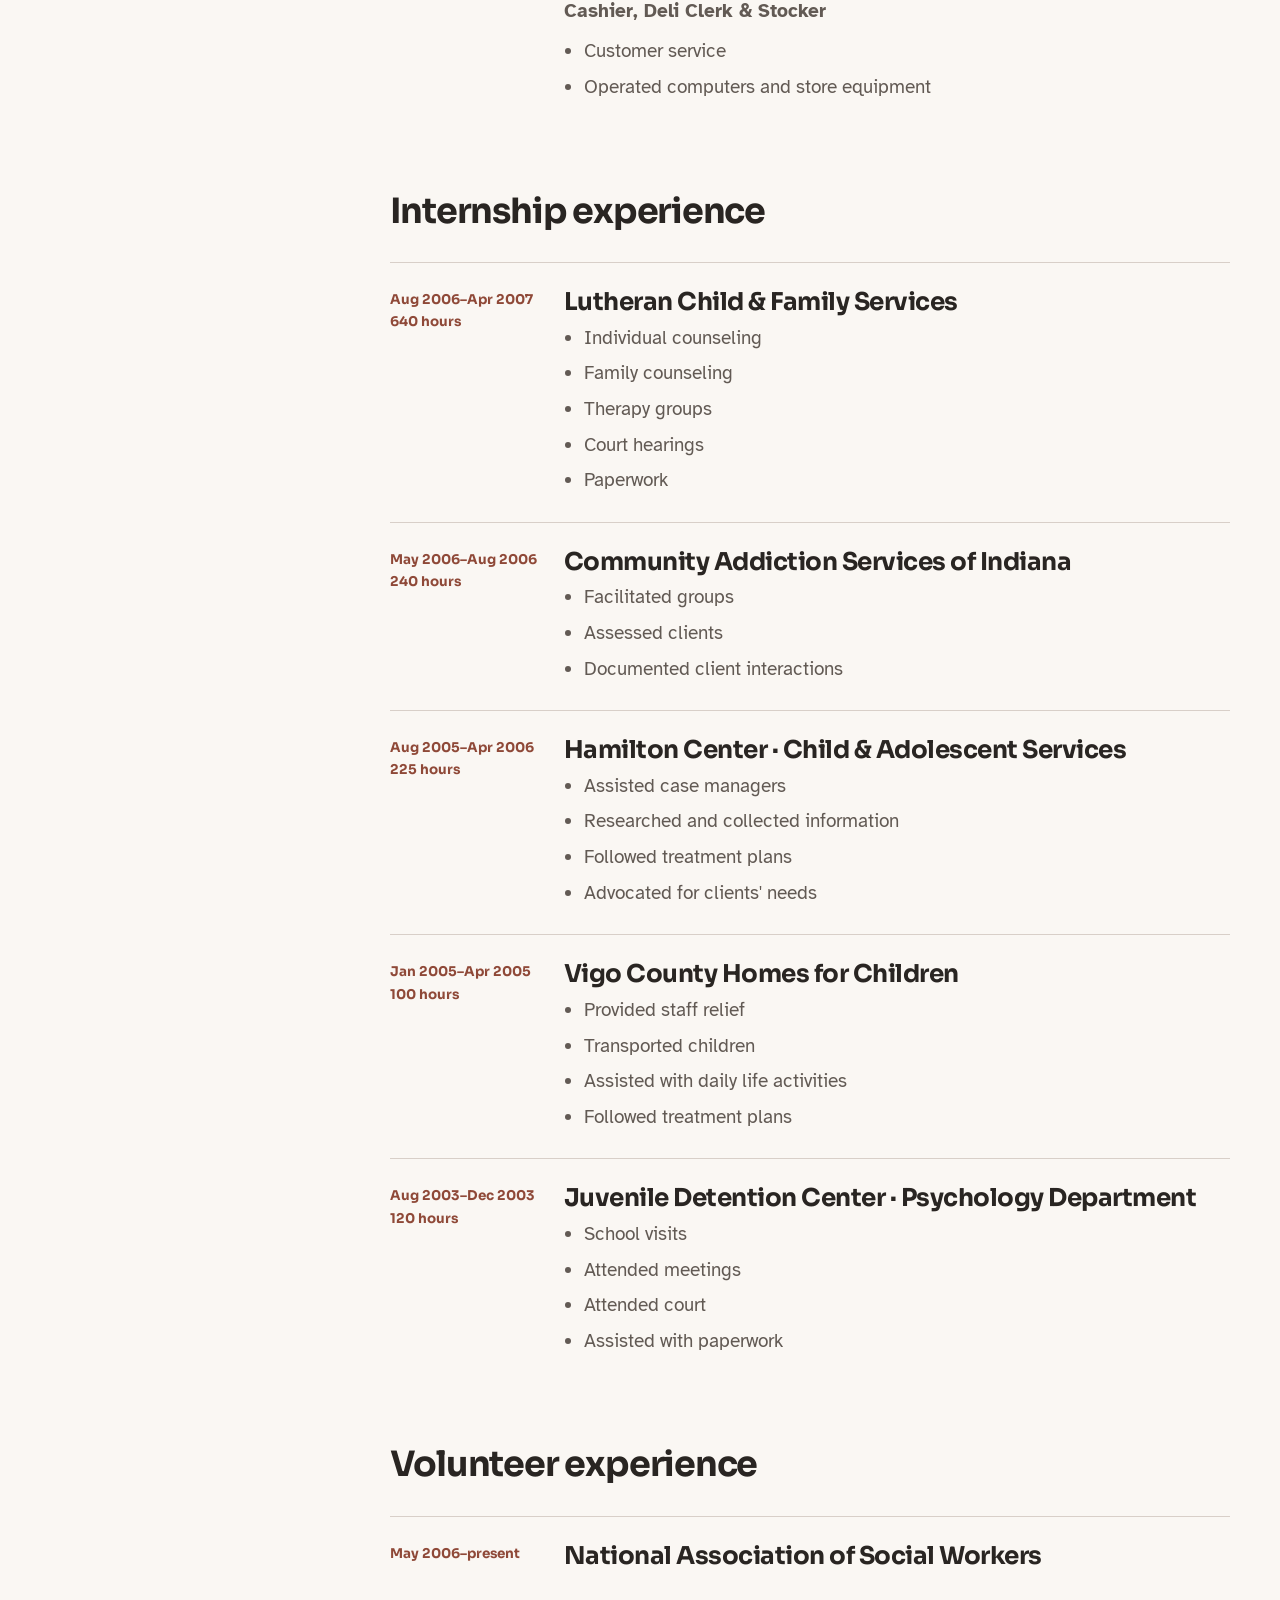
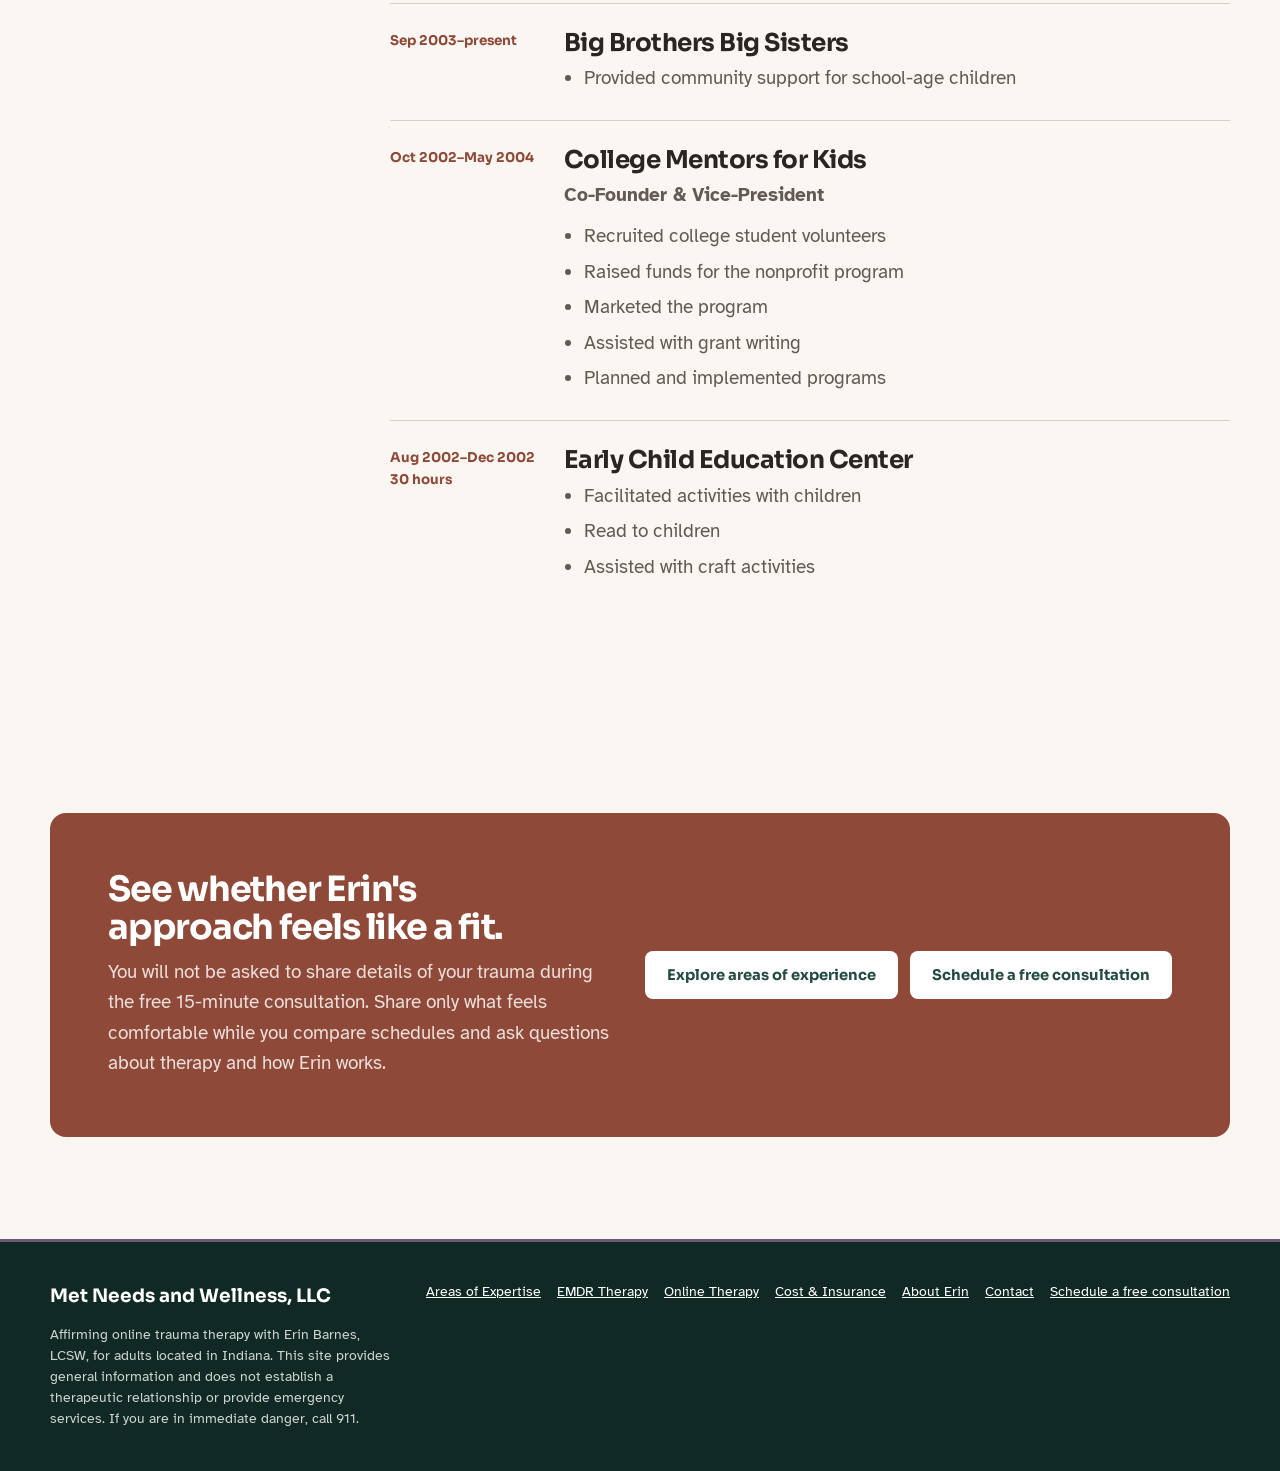
<file: experience.html>
<!doctype html>
<html lang="en">
<head>
  <meta charset="utf-8">
  <meta name="viewport" content="width=device-width, initial-scale=1">
  <title>Erin Barnes, LCSW | Trauma Therapist in Indiana</title>
  <meta name="description" content="Meet Erin Barnes, an Indiana Licensed Clinical Social Worker and EMDRIA-certified therapist offering affirming online trauma therapy for adults.">
  <link rel="canonical" href="https://metneedsandwellness.com/experience.html">
  <meta name="theme-color" content="#244b43">
  <link rel="preconnect" href="https://fonts.googleapis.com">
  <link rel="preconnect" href="https://fonts.gstatic.com" crossorigin>
  <link href="https://fonts.googleapis.com/css2?family=Atkinson+Hyperlegible:wght@400;700&amp;family=Sora:wght@500;600;700&amp;display=swap" rel="stylesheet">
  <link rel="stylesheet" href="assets/site.css?v=20260920-2">
</head>
<body>
  <a class="skip-link" href="#main">Skip to main content</a>
  <header class="site-header">
    <div class="shell nav-wrap">
      <a class="brand" href="index.html" aria-label="Met Needs and Wellness home"><span class="brand-copy"><span class="brand-name">Met Needs and Wellness</span><span class="brand-role">Online therapy with Erin Barnes, LCSW</span></span></a>
      <button class="menu-button od-touch" type="button" aria-expanded="false" aria-controls="primary-navigation" aria-label="Open navigation"><svg viewBox="0 0 24 24" fill="none" stroke="currentColor" stroke-width="2" stroke-linecap="round" aria-hidden="true"><path d="M4 7h16M4 12h16M4 17h16" /></svg></button>
      <nav class="nav-links" id="primary-navigation" aria-label="Primary navigation">
        <a href="index.html">Home</a>
        <a href="index.html#support">Areas of Expertise</a>
        <a href="emdr-therapy.html">EMDR Therapy</a>
        <a href="online-therapy.html">Online Therapy</a>
        <a href="experience.html" aria-current="page">About Erin</a>
        <a href="contact.html">Contact</a>
        <a class="button button-primary" href="index.html#contact">Schedule a free consultation</a>
      </nav>
    </div>
  </header>
  <main id="main">
    <section class="resume-hero"><div class="shell resume-hero-grid"><div><p class="eyebrow">Meet your therapist</p><h1>Erin Barnes, <span style="color:var(--plum)">LCSW</span></h1><p class="lede">Erin is an Indiana Licensed Clinical Social Worker and EMDRIA-certified therapist offering online trauma therapy for adults. Her experience spans outpatient, crisis, community, disability, and older-adult care settings, with a client-led approach that respects identity and lived experience.</p></div><a class="button button-secondary" href="index.html#contact">Schedule a free consultation</a></div></section>
    <section class="credential-strip" aria-label="Professional credentials"><div class="credential-item"><strong>LCSW</strong><span>Licensed Clinical Social Worker · Indiana</span></div><div class="credential-item"><strong>EMDRIA</strong><span>Certified therapist · <a href="emdr-therapy.html">Learn about online EMDR</a></span></div><div class="credential-item"><strong>MSW</strong><span>Indiana University–Purdue University Indianapolis · 2007</span></div></section>
    <section class="section"><div class="shell resume-layout"><aside class="resume-sidebar"><p class="eyebrow">On this page</p><nav aria-label="Resume sections"><a href="#summary">Summary</a><a href="#education">Education</a><a href="#work">Work experience</a><a href="#internships">Internships</a><a href="#volunteer">Volunteer experience</a></nav></aside><div>
      <section class="resume-section" id="summary"><p class="eyebrow">Professional summary</p><h2>Trauma care connected to daily life.</h2><p class="section-copy">Erin specializes in trauma and complex situations. She listens first, asks simple questions to make sure she understands, and allows clients to choose and change their therapy goals. Her EMDRIA certification supports one evidence-based treatment option within a broader, individualized approach.</p></section>
      <section class="resume-section" id="education"><h2>Education, license &amp; certification</h2><div class="education-grid"><article class="education-card"><p class="eyebrow">2006–2007</p><h3>Master of Social Work</h3><p>Indiana University–Purdue University Indianapolis</p></article><article class="education-card"><p class="eyebrow">2002–2006</p><h3>Bachelor of Social Work</h3><p>Indiana State University · Terre Haute, Indiana</p></article><article class="education-card"><p class="eyebrow">2002–2006</p><h3>Bachelor of Science</h3><p>Psychology · Indiana State University</p></article><article class="education-card"><p class="eyebrow">Credentials</p><h3>Indiana LCSW &amp; EMDRIA Certification</h3><p>Indiana Licensed Clinical Social Worker · EMDRIA-certified therapist</p></article></div></section>
      <section class="resume-section" id="work"><h2>Work experience</h2>
        <article class="resume-entry"><span class="resume-date">Jan 2014–present</span><div><h3>Greenhouse Associates Inc. / 360care / Deer Oaks</h3><p class="resume-role">Therapist · each company acquired by the next</p><ul><li>Outpatient therapy with elderly clients</li><li>Collaboration with nursing-home staff</li><li>Use of cognitive behavioral therapy and behavioral therapy</li></ul></div></article>
        <article class="resume-entry"><span class="resume-date">Jan 2013–May 2014</span><div><h3>Options Treatment Facility</h3><p class="resume-role">Therapist</p><ul><li>Intake and assessment</li><li>Crisis therapy with individuals, groups, and families</li><li>Partial-hospital group therapy</li><li>Collaboration with treatment teams</li><li>Precertification and follow-up with insurance companies</li></ul></div></article>
        <article class="resume-entry"><span class="resume-date">Jul 2007–Jan 2012</span><div><h3>Meridian Services Corporation</h3><p class="resume-role">Therapist</p><ul><li>Crisis management</li><li>Individual therapy</li><li>Case management</li></ul></div></article>
        <article class="resume-entry"><span class="resume-date">Aug 2005–Apr 2006</span><div><h3>Vigo County Homes for Children</h3><p class="resume-role">Relief Staff</p><ul><li>Provided staff relief</li><li>Transported children</li><li>Assisted with daily life activities</li><li>Followed treatment plans</li></ul></div></article>
        <article class="resume-entry"><span class="resume-date">May 2003–Aug 2005</span><div><h3>Red Cedar</h3><p class="resume-role">Summer Camp Counselor</p><ul><li>Worked with people with various disabilities</li><li>Worked with all ages</li><li>Implemented therapeutic programs</li></ul></div></article>
        <article class="resume-entry"><span class="resume-date">Aug 2002–Dec 2004</span><div><h3>Vocational Rehabilitation · Valparaiso, Indiana</h3><p class="resume-role">Assistant</p><ul><li>Provided attendant care</li><li>Worked with a person with disabilities</li><li>Completed household activities</li></ul></div></article>
        <article class="resume-entry"><span class="resume-date">Jun 1998–Jul 2005</span><div><h3>Scott's Grocery Store · Kendallville, Indiana</h3><p class="resume-role">Cashier, Deli Clerk &amp; Stocker</p><ul><li>Customer service</li><li>Operated computers and store equipment</li></ul></div></article>
      </section>
      <section class="resume-section" id="internships"><h2>Internship experience</h2>
        <article class="resume-entry"><span class="resume-date">Aug 2006–Apr 2007<br>640 hours</span><div><h3>Lutheran Child &amp; Family Services</h3><ul><li>Individual counseling</li><li>Family counseling</li><li>Therapy groups</li><li>Court hearings</li><li>Paperwork</li></ul></div></article>
        <article class="resume-entry"><span class="resume-date">May 2006–Aug 2006<br>240 hours</span><div><h3>Community Addiction Services of Indiana</h3><ul><li>Facilitated groups</li><li>Assessed clients</li><li>Documented client interactions</li></ul></div></article>
        <article class="resume-entry"><span class="resume-date">Aug 2005–Apr 2006<br>225 hours</span><div><h3>Hamilton Center · Child &amp; Adolescent Services</h3><ul><li>Assisted case managers</li><li>Researched and collected information</li><li>Followed treatment plans</li><li>Advocated for clients' needs</li></ul></div></article>
        <article class="resume-entry"><span class="resume-date">Jan 2005–Apr 2005<br>100 hours</span><div><h3>Vigo County Homes for Children</h3><ul><li>Provided staff relief</li><li>Transported children</li><li>Assisted with daily life activities</li><li>Followed treatment plans</li></ul></div></article>
        <article class="resume-entry"><span class="resume-date">Aug 2003–Dec 2003<br>120 hours</span><div><h3>Juvenile Detention Center · Psychology Department</h3><ul><li>School visits</li><li>Attended meetings</li><li>Attended court</li><li>Assisted with paperwork</li></ul></div></article>
      </section>
      <section class="resume-section" id="volunteer"><h2>Volunteer experience</h2>
        <article class="resume-entry"><span class="resume-date">May 2006–present</span><div><h3>National Association of Social Workers</h3></div></article>
        <article class="resume-entry"><span class="resume-date">Sep 2003–present</span><div><h3>Big Brothers Big Sisters</h3><ul><li>Provided community support for school-age children</li></ul></div></article>
        <article class="resume-entry"><span class="resume-date">Oct 2002–May 2004</span><div><h3>College Mentors for Kids</h3><p class="resume-role">Co-Founder &amp; Vice-President</p><ul><li>Recruited college student volunteers</li><li>Raised funds for the nonprofit program</li><li>Marketed the program</li><li>Assisted with grant writing</li><li>Planned and implemented programs</li></ul></div></article>
        <article class="resume-entry"><span class="resume-date">Aug 2002–Dec 2002<br>30 hours</span><div><h3>Early Child Education Center</h3><ul><li>Facilitated activities with children</li><li>Read to children</li><li>Assisted with craft activities</li></ul></div></article>
      </section>
    </div></div></section>
    <section class="section"><div class="shell cta-panel"><div><h2>See whether Erin's approach feels like a fit.</h2><p>You will not be asked to share details of your trauma during the free 15-minute consultation. Share only what feels comfortable while you compare schedules and ask questions about therapy and how Erin works.</p></div><div class="hero-actions" style="margin-top:0"><a class="button button-light" href="index.html#support">Explore areas of experience</a><a class="button button-light" href="index.html#contact">Schedule a free consultation</a></div></div></section>
  </main>
  <footer class="site-footer"><div class="shell footer-grid"><div><p class="footer-brand">Met Needs and Wellness, LLC</p><p class="footer-copy">Affirming online trauma therapy with Erin Barnes, LCSW, for adults located in Indiana. This site provides general information and does not establish a therapeutic relationship or provide emergency services. If you are in immediate danger, call 911.</p></div><div class="footer-links"><a href="index.html#support">Areas of Expertise</a><a href="emdr-therapy.html">EMDR Therapy</a><a href="online-therapy.html">Online Therapy</a><a href="cost-insurance.html">Cost &amp; Insurance</a><a href="experience.html">About Erin</a><a href="contact.html">Contact</a><a href="index.html#contact">Schedule a free consultation</a></div></div></footer>
  <script src="assets/site.js"></script>
</body>
</html>
</file>
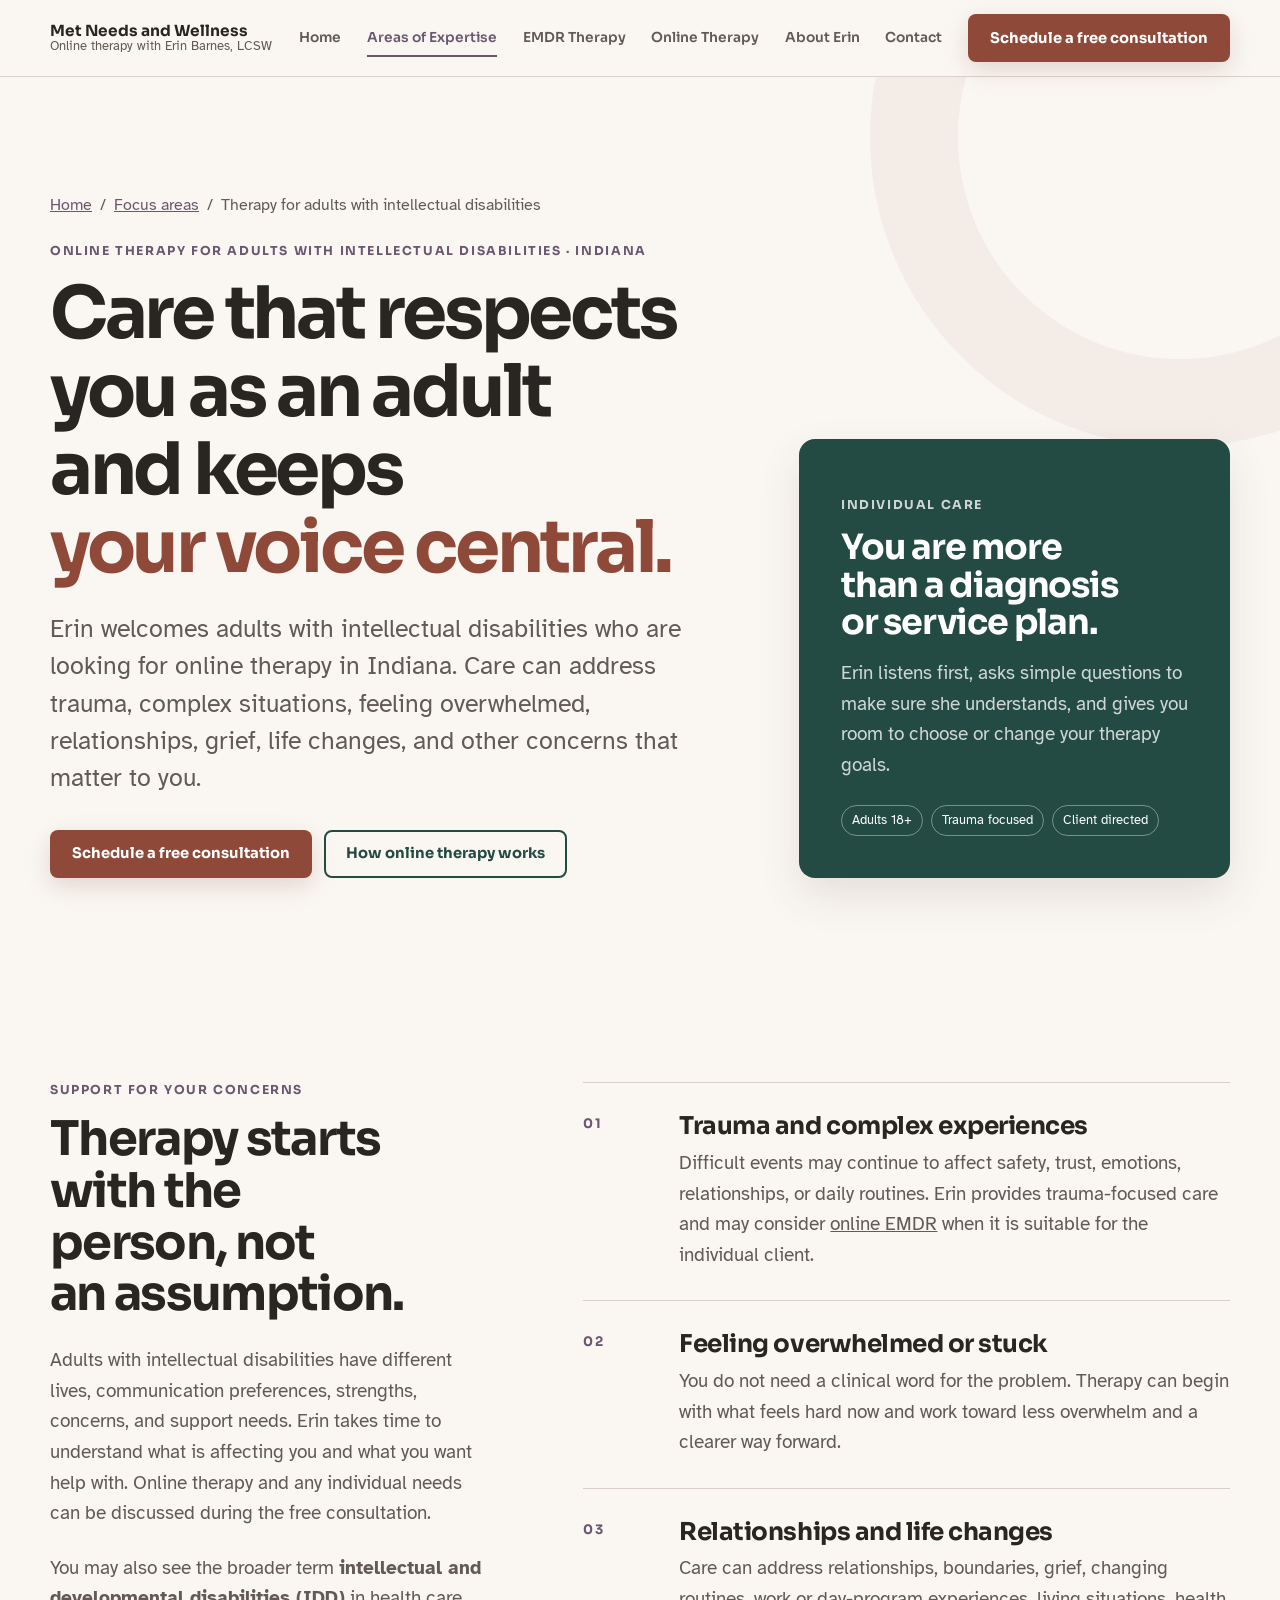
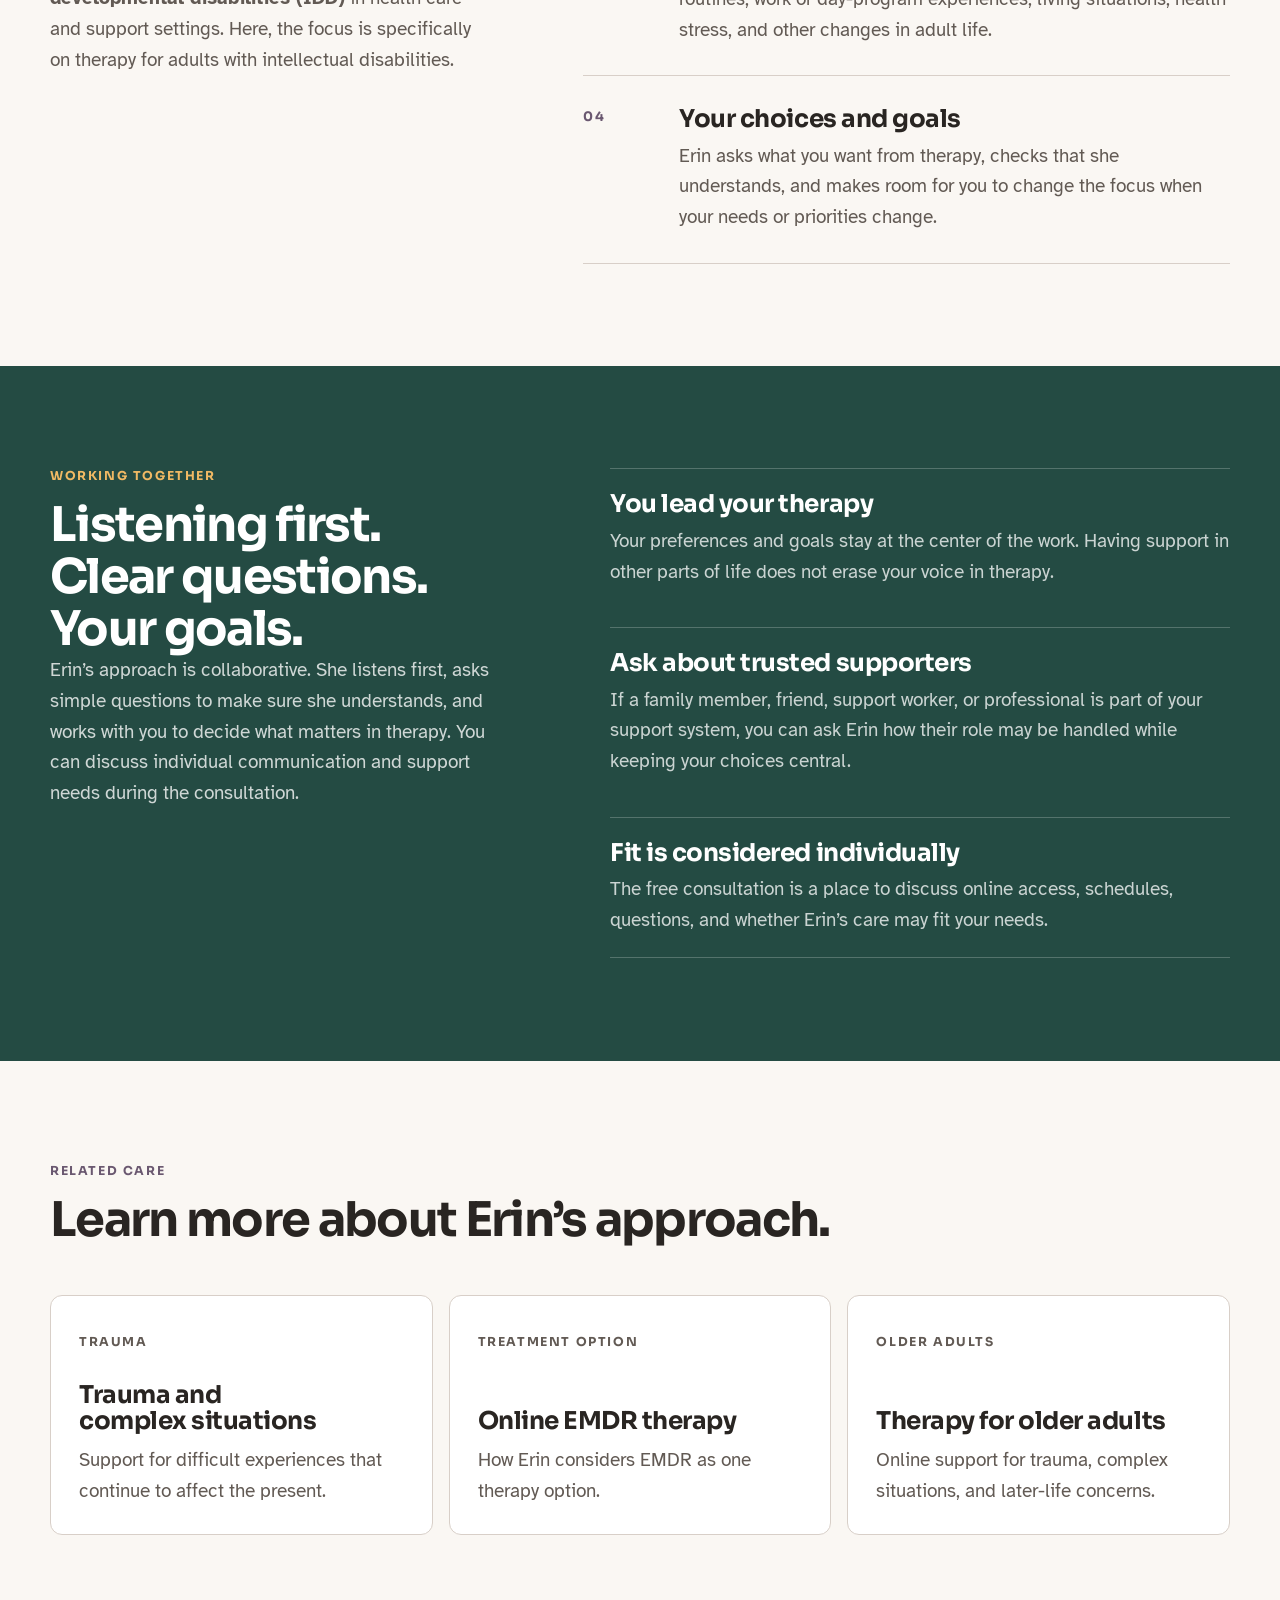
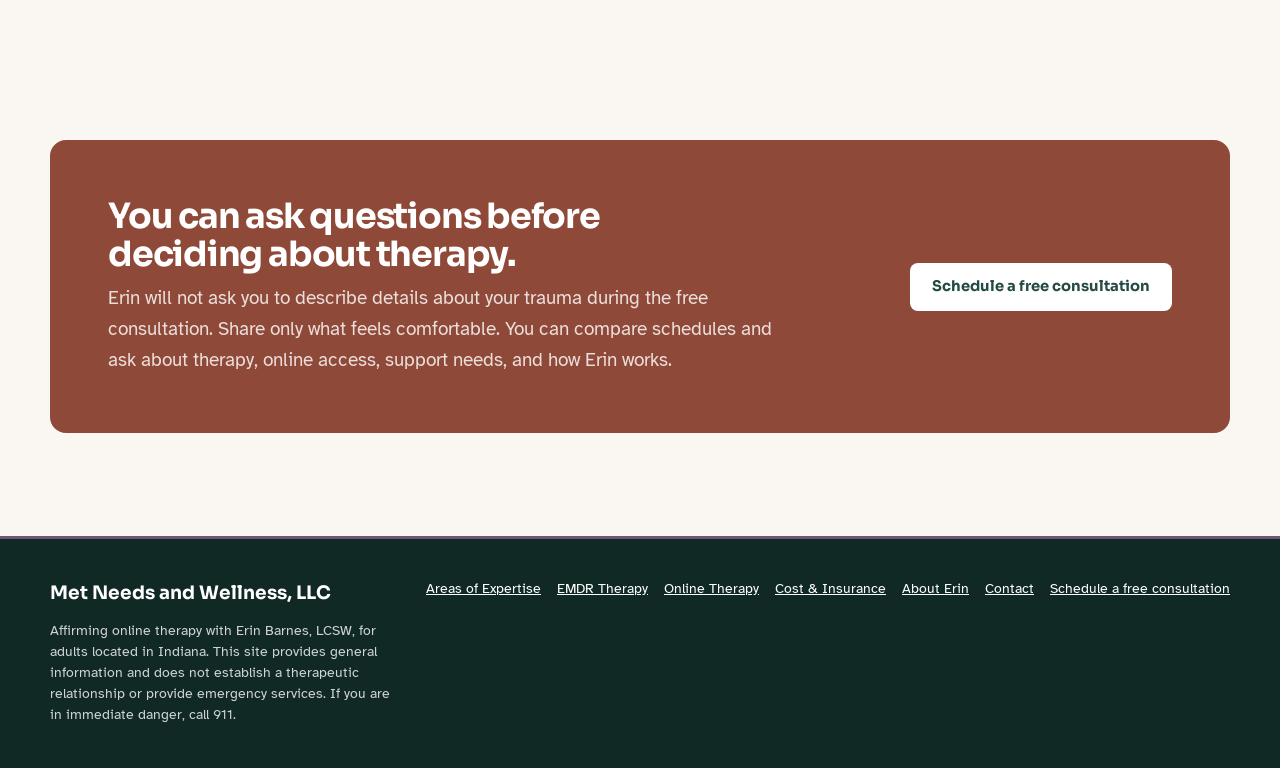
<file: intellectual-disability-therapy.html>
<!doctype html>
<html lang="en">
<head>
  <meta charset="utf-8">
  <meta name="viewport" content="width=device-width, initial-scale=1">
  <title>Therapy for Adults with Intellectual Disabilities | Indiana</title>
  <meta name="description" content="Online therapy for adults with intellectual disabilities in Indiana with Erin Barnes, LCSW. Trauma-focused care that respects each adult’s voice and goals.">
  <link rel="canonical" href="https://metneedsandwellness.com/intellectual-disability-therapy.html">
  <meta name="theme-color" content="#244b43">
  <meta name="robots" content="index, follow">
  <link rel="preconnect" href="https://fonts.googleapis.com">
  <link rel="preconnect" href="https://fonts.gstatic.com" crossorigin>
  <link href="https://fonts.googleapis.com/css2?family=Atkinson+Hyperlegible:wght@400;700&amp;family=Sora:wght@500;600;700&amp;display=swap" rel="stylesheet">
  <link rel="stylesheet" href="assets/site.css?v=20260920-2">
</head>
<body>
  <a class="skip-link" href="#main">Skip to main content</a>
  <header class="site-header">
    <div class="shell nav-wrap">
      <a class="brand" href="index.html" aria-label="Met Needs and Wellness home"><span class="brand-copy"><span class="brand-name">Met Needs and Wellness</span><span class="brand-role">Online therapy with Erin Barnes, LCSW</span></span></a>
      <button class="menu-button od-touch" type="button" aria-expanded="false" aria-controls="primary-navigation" aria-label="Open navigation"><svg viewBox="0 0 24 24" fill="none" stroke="currentColor" stroke-width="2" stroke-linecap="round" aria-hidden="true"><path d="M4 7h16M4 12h16M4 17h16" /></svg></button>
      <nav class="nav-links" id="primary-navigation" aria-label="Primary navigation">
        <a href="index.html">Home</a>
        <a href="index.html#support" aria-current="page">Areas of Expertise</a>
        <a href="emdr-therapy.html">EMDR Therapy</a>
        <a href="online-therapy.html">Online Therapy</a>
        <a href="experience.html">About Erin</a>
        <a href="contact.html">Contact</a>
        <a class="button button-primary" href="index.html#contact">Schedule a free consultation</a>
      </nav>
    </div>
  </header>
  <main id="main">
    <section class="page-hero">
      <div class="shell">
        <nav class="breadcrumb" aria-label="Breadcrumb"><a href="index.html">Home</a><span aria-hidden="true">/</span><a href="index.html#support">Focus areas</a><span aria-hidden="true">/</span><span>Therapy for adults with intellectual disabilities</span></nav>
        <div class="page-hero-grid">
          <div><p class="eyebrow">Online therapy for adults with intellectual disabilities · Indiana</p><h1>Care that respects you as an adult and keeps <span>your voice central.</span></h1><p class="lede">Erin welcomes adults with intellectual disabilities who are looking for online therapy in Indiana. Care can address trauma, complex situations, feeling overwhelmed, relationships, grief, life changes, and other concerns that matter to you.</p><div class="hero-actions"><a class="button button-primary" href="index.html#contact">Schedule a free consultation</a><a class="button button-secondary" href="online-therapy.html">How online therapy works</a></div></div>
          <aside class="hero-aside"><p class="eyebrow">Individual care</p><h2>You are more than a diagnosis or service plan.</h2><p>Erin listens first, asks simple questions to make sure she understands, and gives you room to choose or change your therapy goals.</p><div class="tag-list"><span>Adults 18+</span><span>Trauma focused</span><span>Client directed</span></div></aside>
        </div>
      </div>
    </section>
    <section class="section">
      <div class="shell content-grid">
        <div class="content-intro"><p class="eyebrow">Support for your concerns</p><h2>Therapy starts with the person, not an assumption.</h2><p class="section-copy">Adults with intellectual disabilities have different lives, communication preferences, strengths, concerns, and support needs. Erin takes time to understand what is affecting you and what you want help with. Online therapy and any individual needs can be discussed during the free consultation.</p><p class="section-copy">You may also see the broader term <strong>intellectual and developmental disabilities (IDD)</strong> in health care and support settings. Here, the focus is specifically on therapy for adults with intellectual disabilities.</p></div>
        <div class="detail-list">
          <article class="detail-item"><span class="detail-index">01</span><div><h3>Trauma and complex experiences</h3><p>Difficult events may continue to affect safety, trust, emotions, relationships, or daily routines. Erin provides trauma-focused care and may consider <a href="emdr-therapy.html">online EMDR</a> when it is suitable for the individual client.</p></div></article>
          <article class="detail-item"><span class="detail-index">02</span><div><h3>Feeling overwhelmed or stuck</h3><p>You do not need a clinical word for the problem. Therapy can begin with what feels hard now and work toward less overwhelm and a clearer way forward.</p></div></article>
          <article class="detail-item"><span class="detail-index">03</span><div><h3>Relationships and life changes</h3><p>Care can address relationships, boundaries, grief, changing routines, work or day-program experiences, living situations, health stress, and other changes in adult life.</p></div></article>
          <article class="detail-item"><span class="detail-index">04</span><div><h3>Your choices and goals</h3><p>Erin asks what you want from therapy, checks that she understands, and makes room for you to change the focus when your needs or priorities change.</p></div></article>
        </div>
      </div>
    </section>
    <section class="section content-band">
      <div class="shell band-grid">
        <div><p class="eyebrow">Working together</p><h2>Listening first. Clear questions. Your goals.</h2><p class="section-copy">Erin’s approach is collaborative. She listens first, asks simple questions to make sure she understands, and works with you to decide what matters in therapy. You can discuss individual communication and support needs during the consultation.</p></div>
        <div class="band-points"><article class="band-point"><h3>You lead your therapy</h3><p>Your preferences and goals stay at the center of the work. Having support in other parts of life does not erase your voice in therapy.</p></article><article class="band-point"><h3>Ask about trusted supporters</h3><p>If a family member, friend, support worker, or professional is part of your support system, you can ask Erin how their role may be handled while keeping your choices central.</p></article><article class="band-point"><h3>Fit is considered individually</h3><p>The free consultation is a place to discuss online access, schedules, questions, and whether Erin’s care may fit your needs.</p></article></div>
      </div>
    </section>
    <section class="section">
      <div class="shell"><p class="eyebrow">Related care</p><h2>Learn more about Erin’s approach.</h2><div class="related-grid"><a class="related-card" href="trauma.html"><p class="eyebrow">Trauma</p><h3>Trauma and complex situations</h3><p>Support for difficult experiences that continue to affect the present.</p></a><a class="related-card" href="emdr-therapy.html"><p class="eyebrow">Treatment option</p><h3>Online EMDR therapy</h3><p>How Erin considers EMDR as one therapy option.</p></a><a class="related-card" href="elder-therapy.html"><p class="eyebrow">Older adults</p><h3>Therapy for older adults</h3><p>Online support for trauma, complex situations, and later-life concerns.</p></a></div></div>
    </section>
    <section class="section">
      <div class="shell cta-panel"><div><h2>You can ask questions before deciding about therapy.</h2><p>Erin will not ask you to describe details about your trauma during the free consultation. Share only what feels comfortable. You can compare schedules and ask about therapy, online access, support needs, and how Erin works.</p></div><a class="button button-light" href="index.html#contact">Schedule a free consultation</a></div>
    </section>
  </main>
  <footer class="site-footer"><div class="shell footer-grid"><div><p class="footer-brand">Met Needs and Wellness, LLC</p><p class="footer-copy">Affirming online therapy with Erin Barnes, LCSW, for adults located in Indiana. This site provides general information and does not establish a therapeutic relationship or provide emergency services. If you are in immediate danger, call 911.</p></div><div class="footer-links"><a href="index.html#support">Areas of Expertise</a><a href="emdr-therapy.html">EMDR Therapy</a><a href="online-therapy.html">Online Therapy</a><a href="cost-insurance.html">Cost &amp; Insurance</a><a href="experience.html">About Erin</a><a href="contact.html">Contact</a><a href="index.html#contact">Schedule a free consultation</a></div></div></footer>
  <script src="assets/site.js"></script>
</body>
</html>
</file>
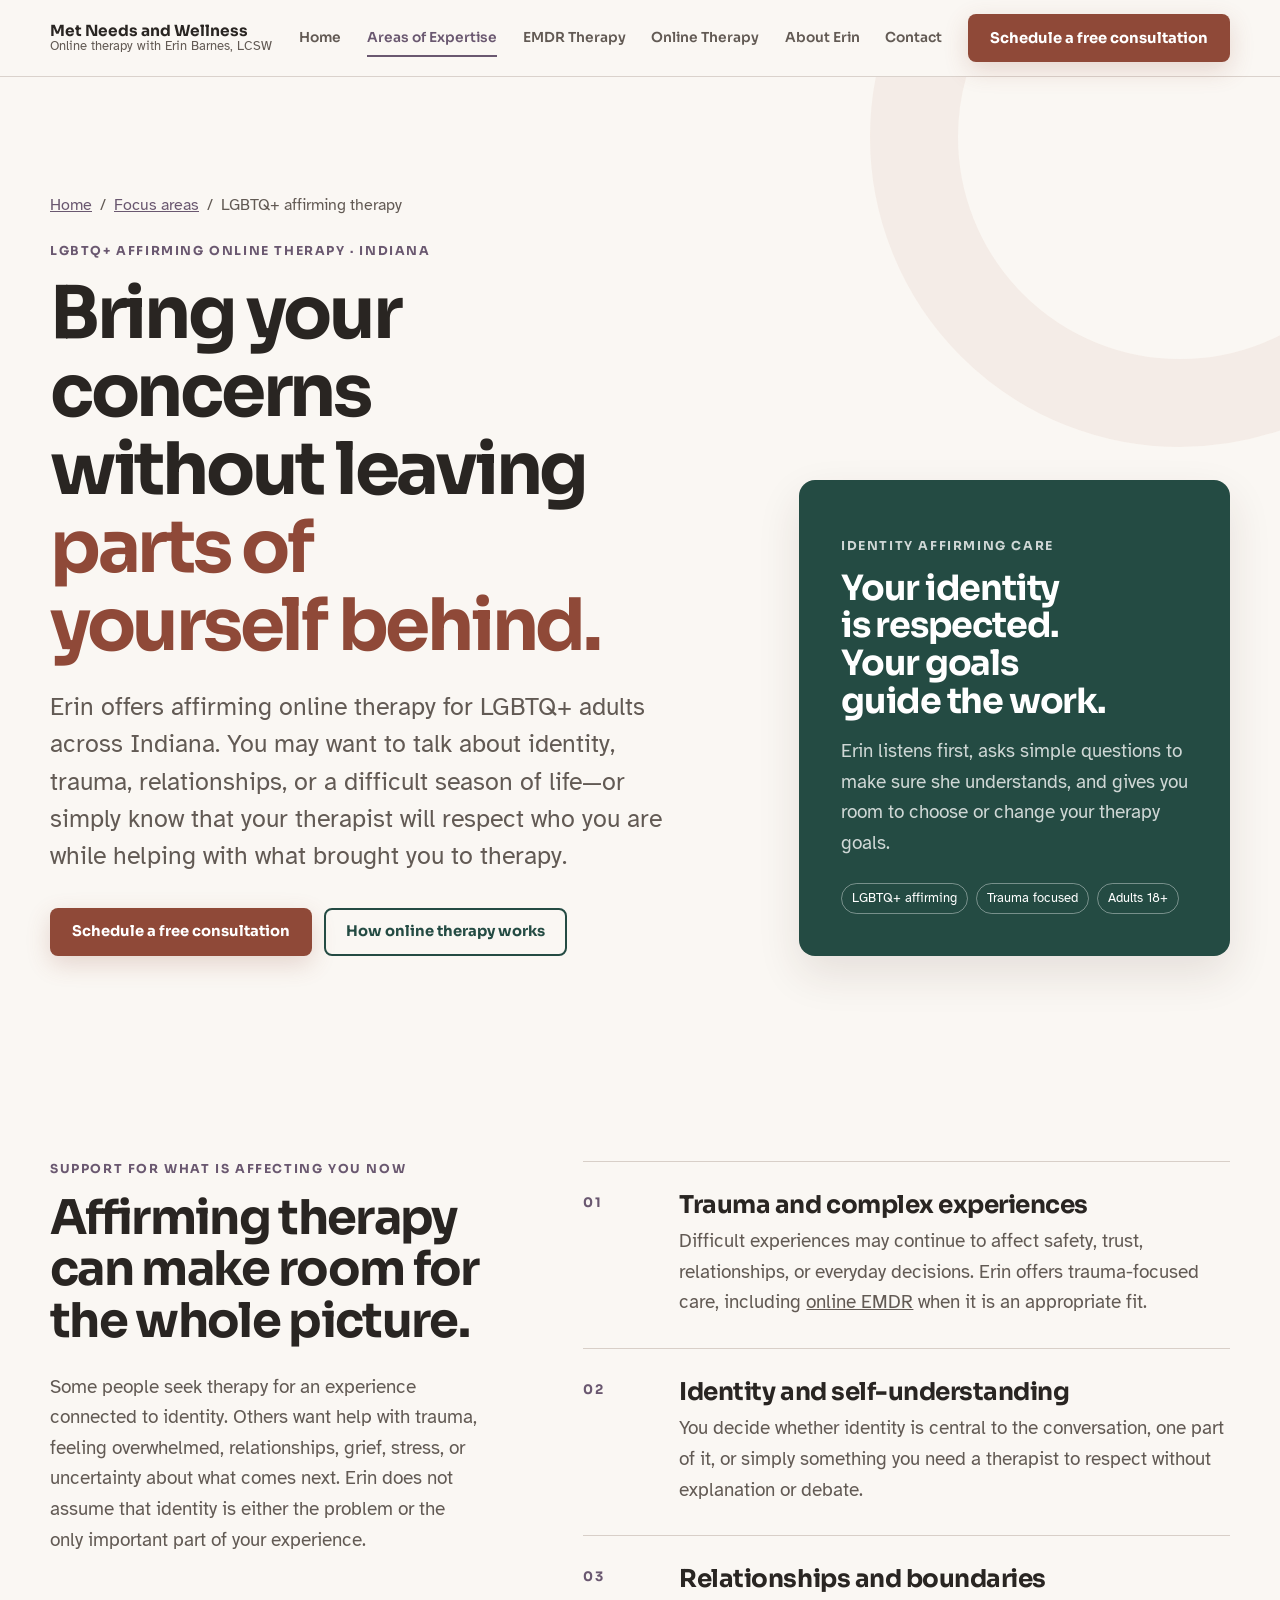
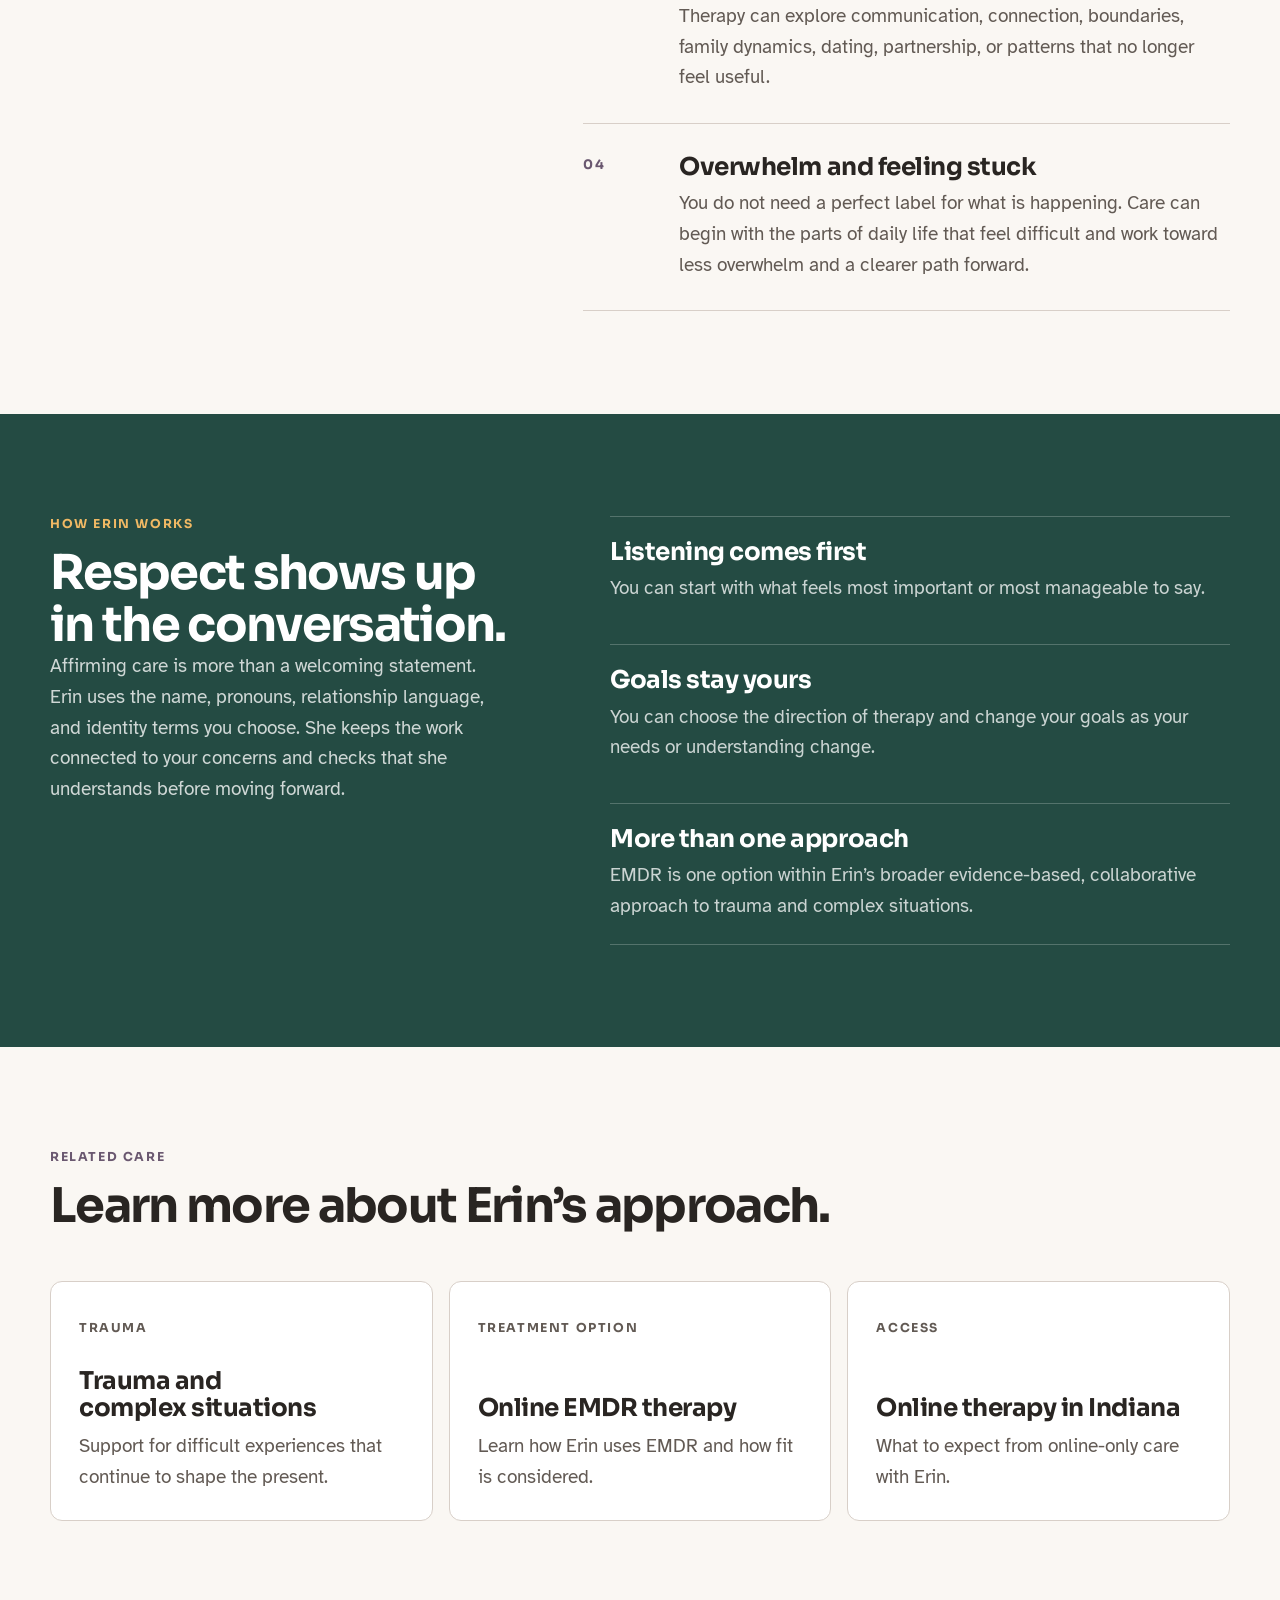
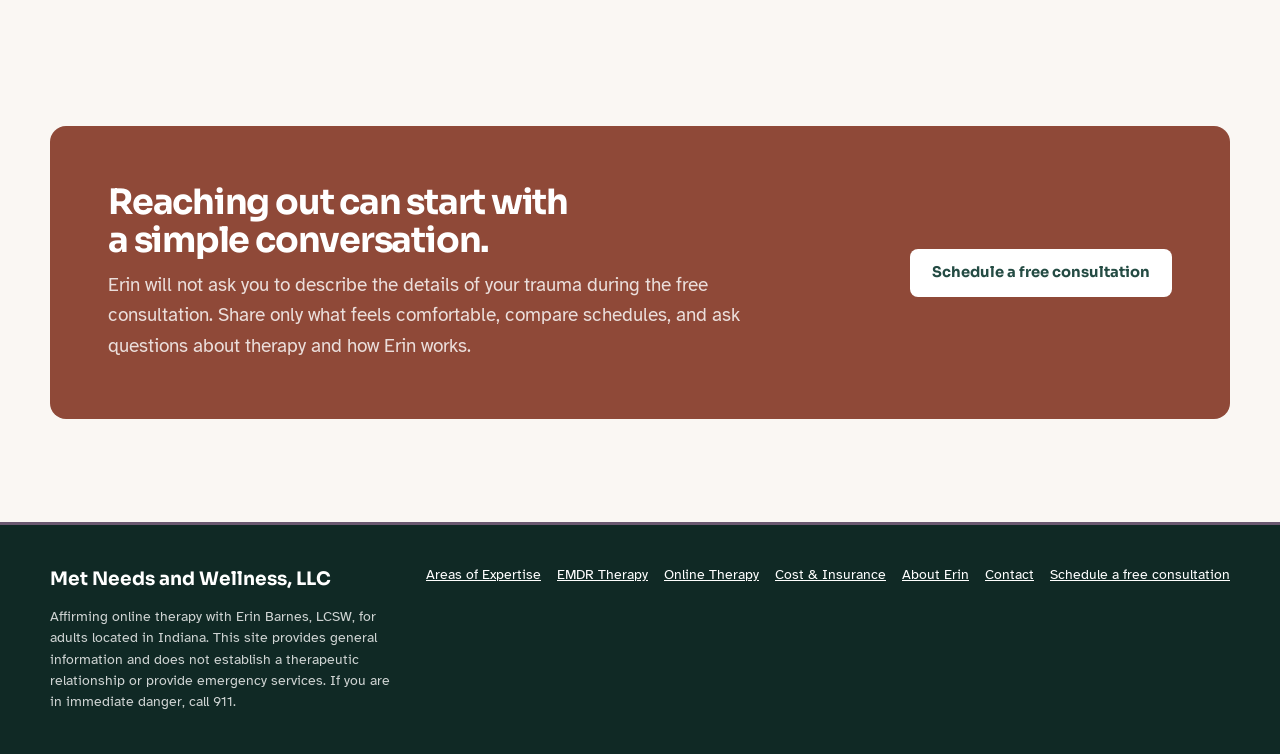
<file: lgbtq-therapy.html>
<!doctype html>
<html lang="en">
<head>
  <meta charset="utf-8">
  <meta name="viewport" content="width=device-width, initial-scale=1">
  <title>Indiana LGBTQ+ Affirming Online Therapy | Erin Barnes, LCSW</title>
  <meta name="description" content="LGBTQ+ affirming online therapy for adults in Indiana with Erin Barnes, LCSW. Support for trauma, complex situations, identity, relationships, and life changes.">
  <link rel="canonical" href="https://metneedsandwellness.com/lgbtq-therapy.html">
  <meta name="theme-color" content="#244b43">
  <meta name="robots" content="index, follow">
  <link rel="preconnect" href="https://fonts.googleapis.com">
  <link rel="preconnect" href="https://fonts.gstatic.com" crossorigin>
  <link href="https://fonts.googleapis.com/css2?family=Atkinson+Hyperlegible:wght@400;700&amp;family=Sora:wght@500;600;700&amp;display=swap" rel="stylesheet">
  <link rel="stylesheet" href="assets/site.css?v=20260920-2">
</head>
<body>
  <a class="skip-link" href="#main">Skip to main content</a>
  <header class="site-header">
    <div class="shell nav-wrap">
      <a class="brand" href="index.html" aria-label="Met Needs and Wellness home"><span class="brand-copy"><span class="brand-name">Met Needs and Wellness</span><span class="brand-role">Online therapy with Erin Barnes, LCSW</span></span></a>
      <button class="menu-button od-touch" type="button" aria-expanded="false" aria-controls="primary-navigation" aria-label="Open navigation"><svg viewBox="0 0 24 24" fill="none" stroke="currentColor" stroke-width="2" stroke-linecap="round" aria-hidden="true"><path d="M4 7h16M4 12h16M4 17h16" /></svg></button>
      <nav class="nav-links" id="primary-navigation" aria-label="Primary navigation">
        <a href="index.html">Home</a>
        <a href="index.html#support" aria-current="page">Areas of Expertise</a>
        <a href="emdr-therapy.html">EMDR Therapy</a>
        <a href="online-therapy.html">Online Therapy</a>
        <a href="experience.html">About Erin</a>
        <a href="contact.html">Contact</a>
        <a class="button button-primary" href="index.html#contact">Schedule a free consultation</a>
      </nav>
    </div>
  </header>
  <main id="main">
    <section class="page-hero">
      <div class="shell">
        <nav class="breadcrumb" aria-label="Breadcrumb"><a href="index.html">Home</a><span aria-hidden="true">/</span><a href="index.html#support">Focus areas</a><span aria-hidden="true">/</span><span>LGBTQ+ affirming therapy</span></nav>
        <div class="page-hero-grid">
          <div>
            <p class="eyebrow">LGBTQ+ affirming online therapy · Indiana</p>
            <h1>Bring your concerns without leaving <span>parts of yourself behind.</span></h1>
            <p class="lede">Erin offers affirming online therapy for LGBTQ+ adults across Indiana. You may want to talk about identity, trauma, relationships, or a difficult season of life—or simply know that your therapist will respect who you are while helping with what brought you to therapy.</p>
            <div class="hero-actions"><a class="button button-primary" href="index.html#contact">Schedule a free consultation</a><a class="button button-secondary" href="online-therapy.html">How online therapy works</a></div>
          </div>
          <aside class="hero-aside"><p class="eyebrow">Identity Affirming Care</p><h2>Your identity is respected. Your goals guide the work.</h2><p>Erin listens first, asks simple questions to make sure she understands, and gives you room to choose or change your therapy goals.</p><div class="tag-list"><span>LGBTQ+ affirming</span><span>Trauma focused</span><span>Adults 18+</span></div></aside>
        </div>
      </div>
    </section>
    <section class="section">
      <div class="shell content-grid">
        <div class="content-intro"><p class="eyebrow">Support for what is affecting you now</p><h2>Affirming therapy can make room for the whole picture.</h2><p class="section-copy">Some people seek therapy for an experience connected to identity. Others want help with trauma, feeling overwhelmed, relationships, grief, stress, or uncertainty about what comes next. Erin does not assume that identity is either the problem or the only important part of your experience.</p></div>
        <div class="detail-list">
          <article class="detail-item"><span class="detail-index">01</span><div><h3>Trauma and complex experiences</h3><p>Difficult experiences may continue to affect safety, trust, relationships, or everyday decisions. Erin offers trauma-focused care, including <a href="emdr-therapy.html">online EMDR</a> when it is an appropriate fit.</p></div></article>
          <article class="detail-item"><span class="detail-index">02</span><div><h3>Identity and self-understanding</h3><p>You decide whether identity is central to the conversation, one part of it, or simply something you need a therapist to respect without explanation or debate.</p></div></article>
          <article class="detail-item"><span class="detail-index">03</span><div><h3>Relationships and boundaries</h3><p>Therapy can explore communication, connection, boundaries, family dynamics, dating, partnership, or patterns that no longer feel useful.</p></div></article>
          <article class="detail-item"><span class="detail-index">04</span><div><h3>Overwhelm and feeling stuck</h3><p>You do not need a perfect label for what is happening. Care can begin with the parts of daily life that feel difficult and work toward less overwhelm and a clearer path forward.</p></div></article>
        </div>
      </div>
    </section>
    <section class="section content-band">
      <div class="shell band-grid">
        <div><p class="eyebrow">How Erin works</p><h2>Respect shows up in the conversation.</h2><p class="section-copy">Affirming care is more than a welcoming statement. Erin uses the name, pronouns, relationship language, and identity terms you choose. She keeps the work connected to your concerns and checks that she understands before moving forward.</p></div>
        <div class="band-points"><article class="band-point"><h3>Listening comes first</h3><p>You can start with what feels most important or most manageable to say.</p></article><article class="band-point"><h3>Goals stay yours</h3><p>You can choose the direction of therapy and change your goals as your needs or understanding change.</p></article><article class="band-point"><h3>More than one approach</h3><p>EMDR is one option within Erin’s broader evidence-based, collaborative approach to trauma and complex situations.</p></article></div>
      </div>
    </section>
    <section class="section">
      <div class="shell"><p class="eyebrow">Related care</p><h2>Learn more about Erin’s approach.</h2><div class="related-grid"><a class="related-card" href="trauma.html"><p class="eyebrow">Trauma</p><h3>Trauma and complex situations</h3><p>Support for difficult experiences that continue to shape the present.</p></a><a class="related-card" href="emdr-therapy.html"><p class="eyebrow">Treatment option</p><h3>Online EMDR therapy</h3><p>Learn how Erin uses EMDR and how fit is considered.</p></a><a class="related-card" href="online-therapy.html"><p class="eyebrow">Access</p><h3>Online therapy in Indiana</h3><p>What to expect from online-only care with Erin.</p></a></div></div>
    </section>
    <section class="section">
      <div class="shell cta-panel"><div><h2>Reaching out can start with a simple conversation.</h2><p>Erin will not ask you to describe the details of your trauma during the free consultation. Share only what feels comfortable, compare schedules, and ask questions about therapy and how Erin works.</p></div><a class="button button-light" href="index.html#contact">Schedule a free consultation</a></div>
    </section>
  </main>
  <footer class="site-footer"><div class="shell footer-grid"><div><p class="footer-brand">Met Needs and Wellness, LLC</p><p class="footer-copy">Affirming online therapy with Erin Barnes, LCSW, for adults located in Indiana. This site provides general information and does not establish a therapeutic relationship or provide emergency services. If you are in immediate danger, call 911.</p></div><div class="footer-links"><a href="index.html#support">Areas of Expertise</a><a href="emdr-therapy.html">EMDR Therapy</a><a href="online-therapy.html">Online Therapy</a><a href="cost-insurance.html">Cost &amp; Insurance</a><a href="experience.html">About Erin</a><a href="contact.html">Contact</a><a href="index.html#contact">Schedule a free consultation</a></div></div></footer>
  <script src="assets/site.js"></script>
</body>
</html>
</file>
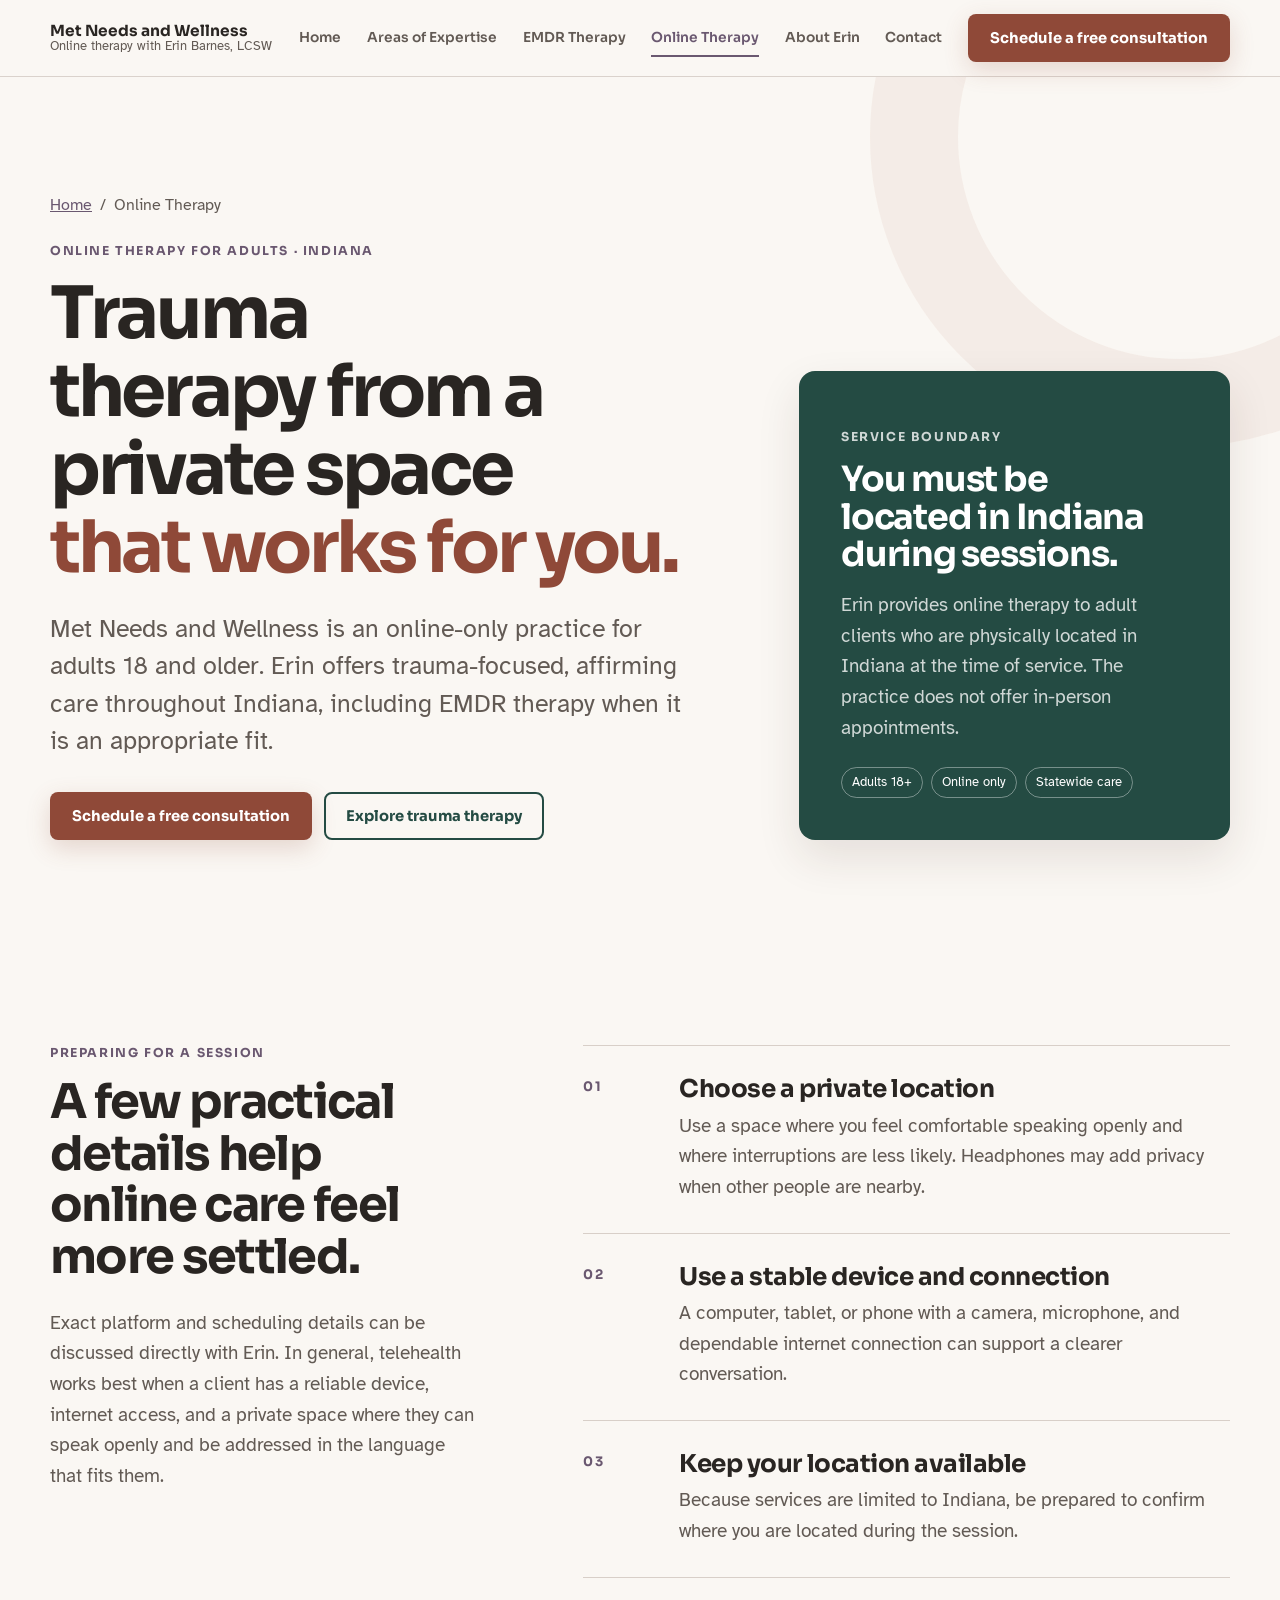
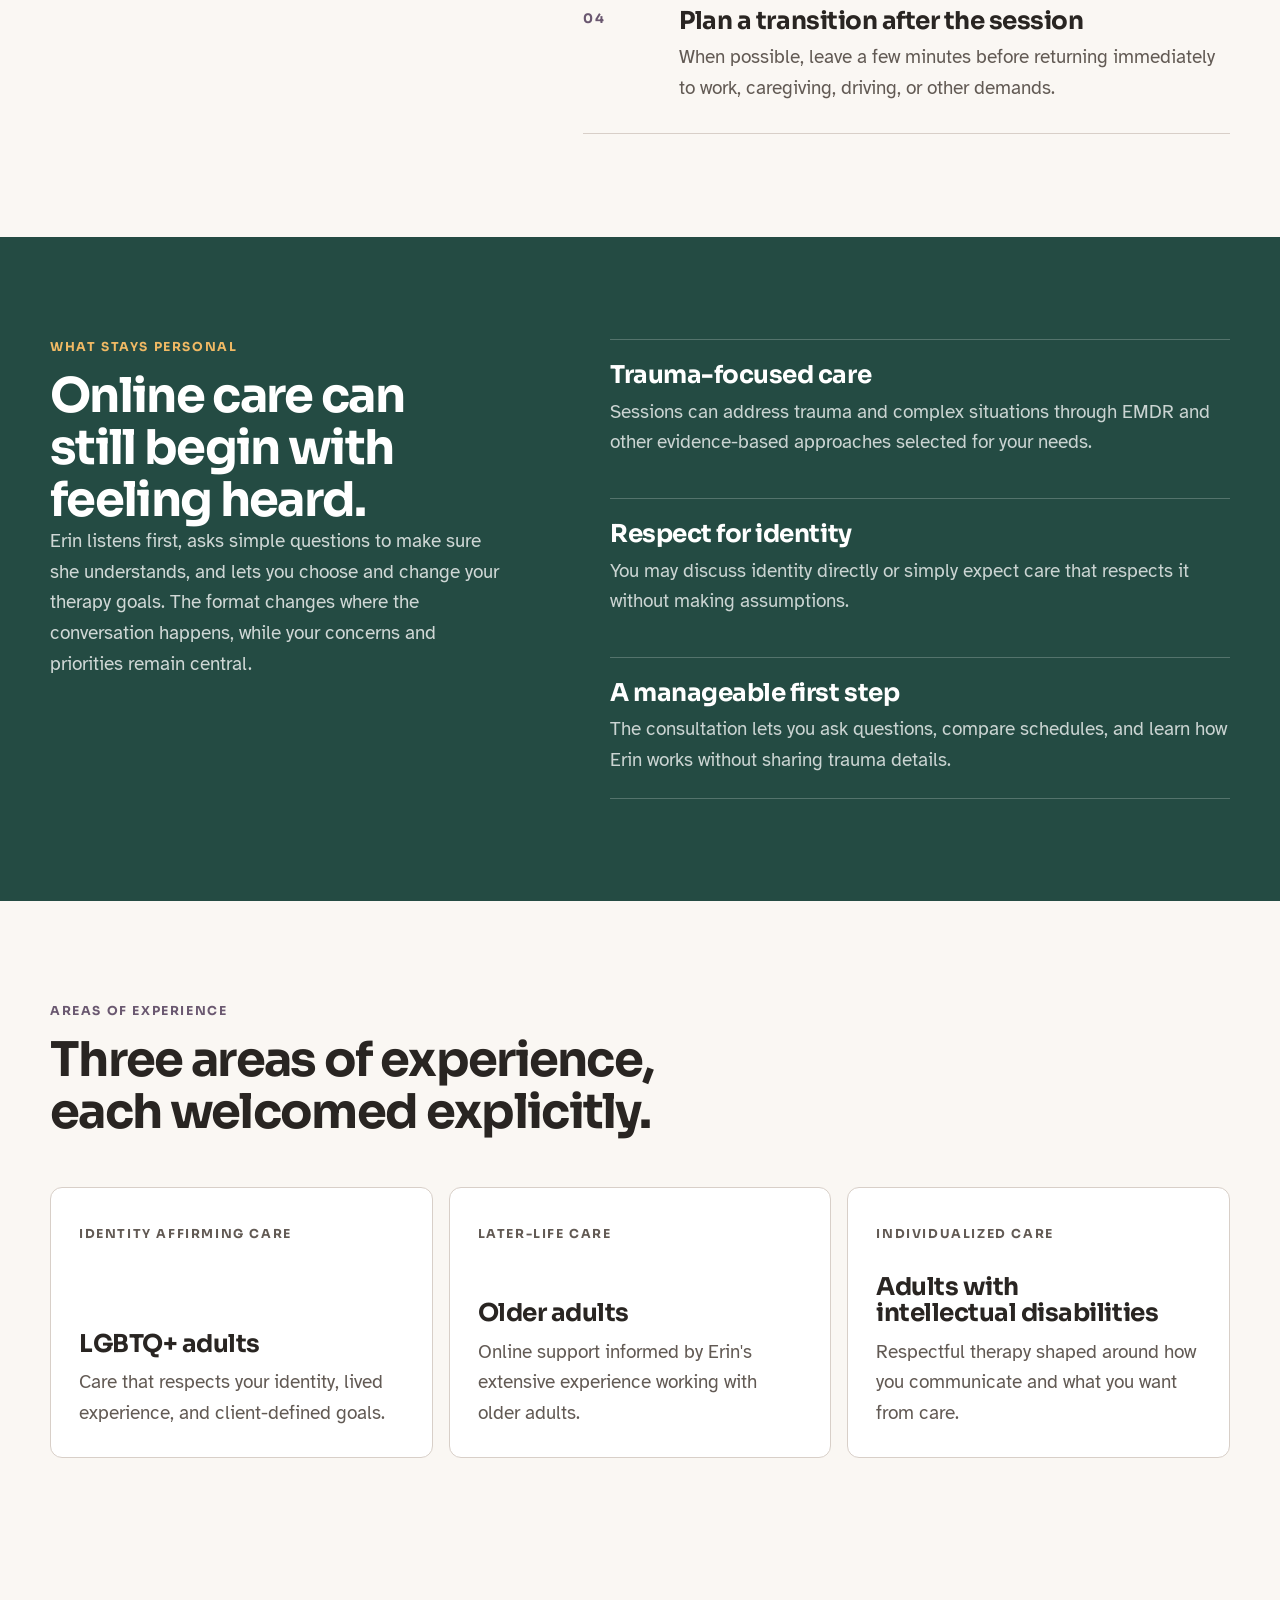
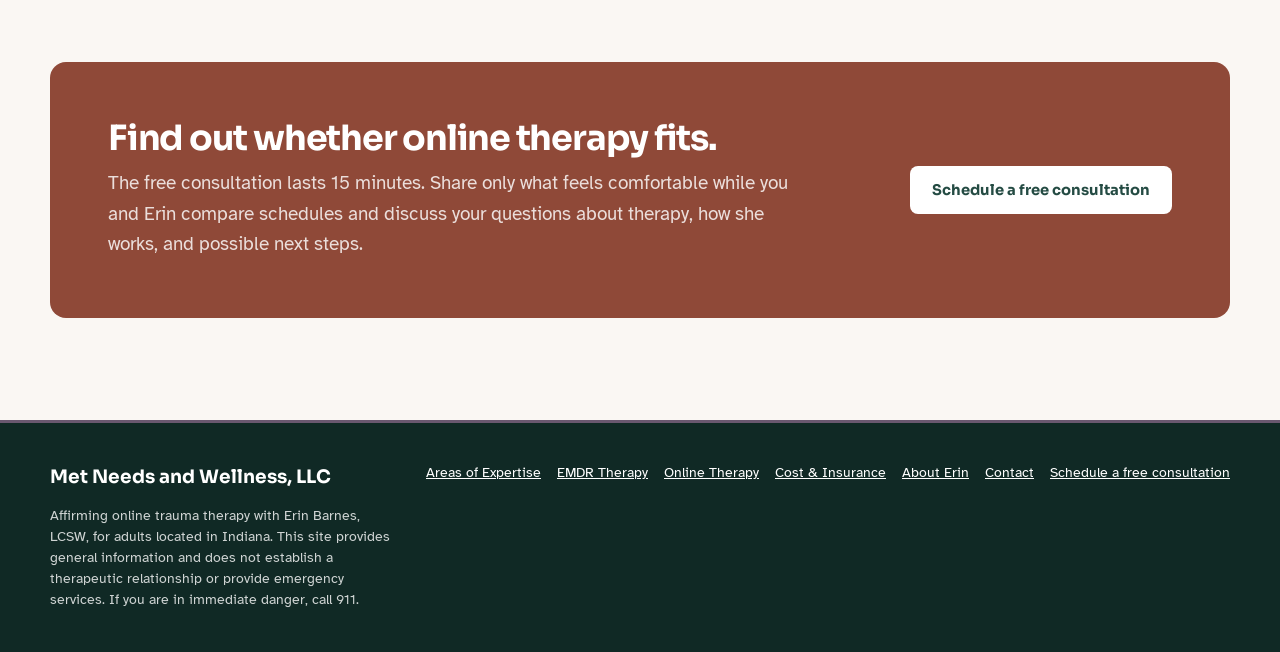
<file: online-therapy.html>
<!doctype html>
<html lang="en">
<head>
  <meta charset="utf-8">
  <meta name="viewport" content="width=device-width, initial-scale=1">
  <title>Online Therapy for Adults Across Indiana | Met Needs and Wellness</title>
  <meta name="description" content="Online trauma therapy for adults located across Indiana with Erin Barnes, LCSW. Learn how telehealth works and schedule a free consultation.">
  <link rel="canonical" href="https://metneedsandwellness.com/online-therapy.html">
  <meta name="theme-color" content="#244b43">
  <link rel="preconnect" href="https://fonts.googleapis.com">
  <link rel="preconnect" href="https://fonts.gstatic.com" crossorigin>
  <link href="https://fonts.googleapis.com/css2?family=Atkinson+Hyperlegible:wght@400;700&amp;family=Sora:wght@500;600;700&amp;display=swap" rel="stylesheet">
  <link rel="stylesheet" href="assets/site.css?v=20260920-2">
</head>
<body>
  <a class="skip-link" href="#main">Skip to main content</a>
  <header class="site-header">
    <div class="shell nav-wrap">
      <a class="brand" href="index.html" aria-label="Met Needs and Wellness home"><span class="brand-copy"><span class="brand-name">Met Needs and Wellness</span><span class="brand-role">Online therapy with Erin Barnes, LCSW</span></span></a>
      <button class="menu-button od-touch" type="button" aria-expanded="false" aria-controls="primary-navigation" aria-label="Open navigation"><svg viewBox="0 0 24 24" fill="none" stroke="currentColor" stroke-width="2" stroke-linecap="round" aria-hidden="true"><path d="M4 7h16M4 12h16M4 17h16" /></svg></button>
      <nav class="nav-links" id="primary-navigation" aria-label="Primary navigation">
        <a href="index.html">Home</a>
        <a href="index.html#support">Areas of Expertise</a>
        <a href="emdr-therapy.html">EMDR Therapy</a>
        <a href="online-therapy.html" aria-current="page">Online Therapy</a>
        <a href="experience.html">About Erin</a>
        <a href="contact.html">Contact</a>
        <a class="button button-primary" href="index.html#contact">Schedule a free consultation</a>
      </nav>
    </div>
  </header>
  <main id="main">
    <section class="page-hero"><div class="shell"><nav class="breadcrumb" aria-label="Breadcrumb"><a href="index.html">Home</a><span aria-hidden="true">/</span><span>Online Therapy</span></nav><div class="page-hero-grid"><div><p class="eyebrow">Online therapy for adults · Indiana</p><h1>Trauma therapy from a private space <span>that works for you.</span></h1><p class="lede">Met Needs and Wellness is an online-only practice for adults 18 and older. Erin offers trauma-focused, affirming care throughout Indiana, including EMDR therapy when it is an appropriate fit.</p><div class="hero-actions"><a class="button button-primary" href="index.html#contact">Schedule a free consultation</a><a class="button button-secondary" href="trauma.html">Explore trauma therapy</a></div></div><aside class="hero-aside"><p class="eyebrow">Service boundary</p><h2>You must be located in Indiana during sessions.</h2><p>Erin provides online therapy to adult clients who are physically located in Indiana at the time of service. The practice does not offer in-person appointments.</p><div class="tag-list"><span>Adults 18+</span><span>Online only</span><span>Statewide care</span></div></aside></div></div></section>
    <section class="section"><div class="shell content-grid"><div class="content-intro"><p class="eyebrow">Preparing for a session</p><h2>A few practical details help online care feel more settled.</h2><p class="section-copy">Exact platform and scheduling details can be discussed directly with Erin. In general, telehealth works best when a client has a reliable device, internet access, and a private space where they can speak openly and be addressed in the language that fits them.</p></div><div class="detail-list"><article class="detail-item"><span class="detail-index">01</span><div><h3>Choose a private location</h3><p>Use a space where you feel comfortable speaking openly and where interruptions are less likely. Headphones may add privacy when other people are nearby.</p></div></article><article class="detail-item"><span class="detail-index">02</span><div><h3>Use a stable device and connection</h3><p>A computer, tablet, or phone with a camera, microphone, and dependable internet connection can support a clearer conversation.</p></div></article><article class="detail-item"><span class="detail-index">03</span><div><h3>Keep your location available</h3><p>Because services are limited to Indiana, be prepared to confirm where you are located during the session.</p></div></article><article class="detail-item"><span class="detail-index">04</span><div><h3>Plan a transition after the session</h3><p>When possible, leave a few minutes before returning immediately to work, caregiving, driving, or other demands.</p></div></article></div></div></section>
    <section class="section content-band"><div class="shell band-grid"><div><p class="eyebrow">What stays personal</p><h2>Online care can still begin with feeling heard.</h2><p class="section-copy">Erin listens first, asks simple questions to make sure she understands, and lets you choose and change your therapy goals. The format changes where the conversation happens, while your concerns and priorities remain central.</p></div><div class="band-points"><article class="band-point"><h3>Trauma-focused care</h3><p>Sessions can address trauma and complex situations through EMDR and other evidence-based approaches selected for your needs.</p></article><article class="band-point"><h3>Respect for identity</h3><p>You may discuss identity directly or simply expect care that respects it without making assumptions.</p></article><article class="band-point"><h3>A manageable first step</h3><p>The consultation lets you ask questions, compare schedules, and learn how Erin works without sharing trauma details.</p></article></div></div></section>
    <section class="section"><div class="shell"><p class="eyebrow">Areas of experience</p><h2>Three areas of experience, each welcomed explicitly.</h2><div class="related-grid"><a class="related-card" href="lgbtq-therapy.html"><p class="eyebrow">Identity Affirming Care</p><h3>LGBTQ+ adults</h3><p>Care that respects your identity, lived experience, and client-defined goals.</p></a><a class="related-card" href="elder-therapy.html"><p class="eyebrow">Later-life care</p><h3>Older adults</h3><p>Online support informed by Erin's extensive experience working with older adults.</p></a><a class="related-card" href="intellectual-disability-therapy.html"><p class="eyebrow">Individualized care</p><h3>Adults with intellectual disabilities</h3><p>Respectful therapy shaped around how you communicate and what you want from care.</p></a></div></div></section>
    <section class="section"><div class="shell cta-panel"><div><h2>Find out whether online therapy fits.</h2><p>The free consultation lasts 15 minutes. Share only what feels comfortable while you and Erin compare schedules and discuss your questions about therapy, how she works, and possible next steps.</p></div><a class="button button-light" href="index.html#contact">Schedule a free consultation</a></div></section>
  </main>
  <footer class="site-footer"><div class="shell footer-grid"><div><p class="footer-brand">Met Needs and Wellness, LLC</p><p class="footer-copy">Affirming online trauma therapy with Erin Barnes, LCSW, for adults located in Indiana. This site provides general information and does not establish a therapeutic relationship or provide emergency services. If you are in immediate danger, call 911.</p></div><div class="footer-links"><a href="index.html#support">Areas of Expertise</a><a href="emdr-therapy.html">EMDR Therapy</a><a href="online-therapy.html">Online Therapy</a><a href="cost-insurance.html">Cost &amp; Insurance</a><a href="experience.html">About Erin</a><a href="contact.html">Contact</a><a href="index.html#contact">Schedule a free consultation</a></div></div></footer>
  <script src="assets/site.js"></script>
</body>
</html>
</file>
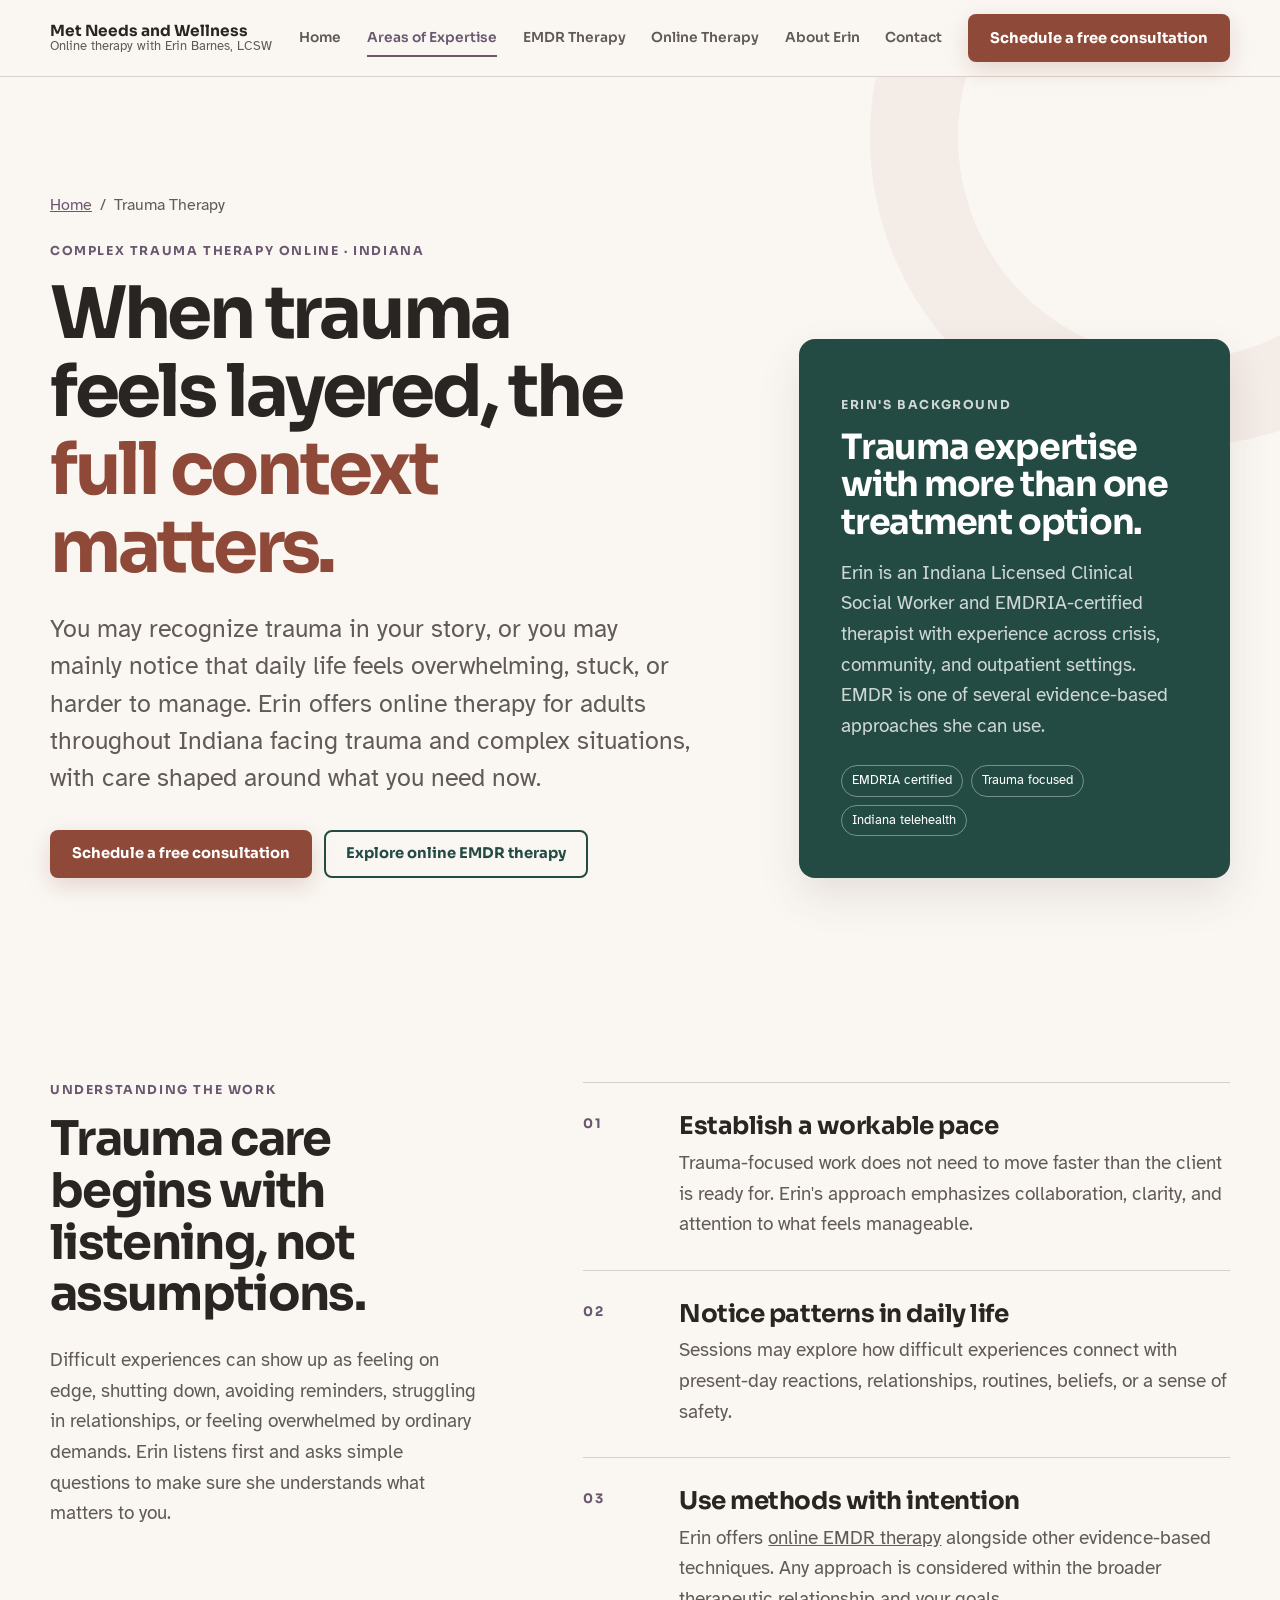
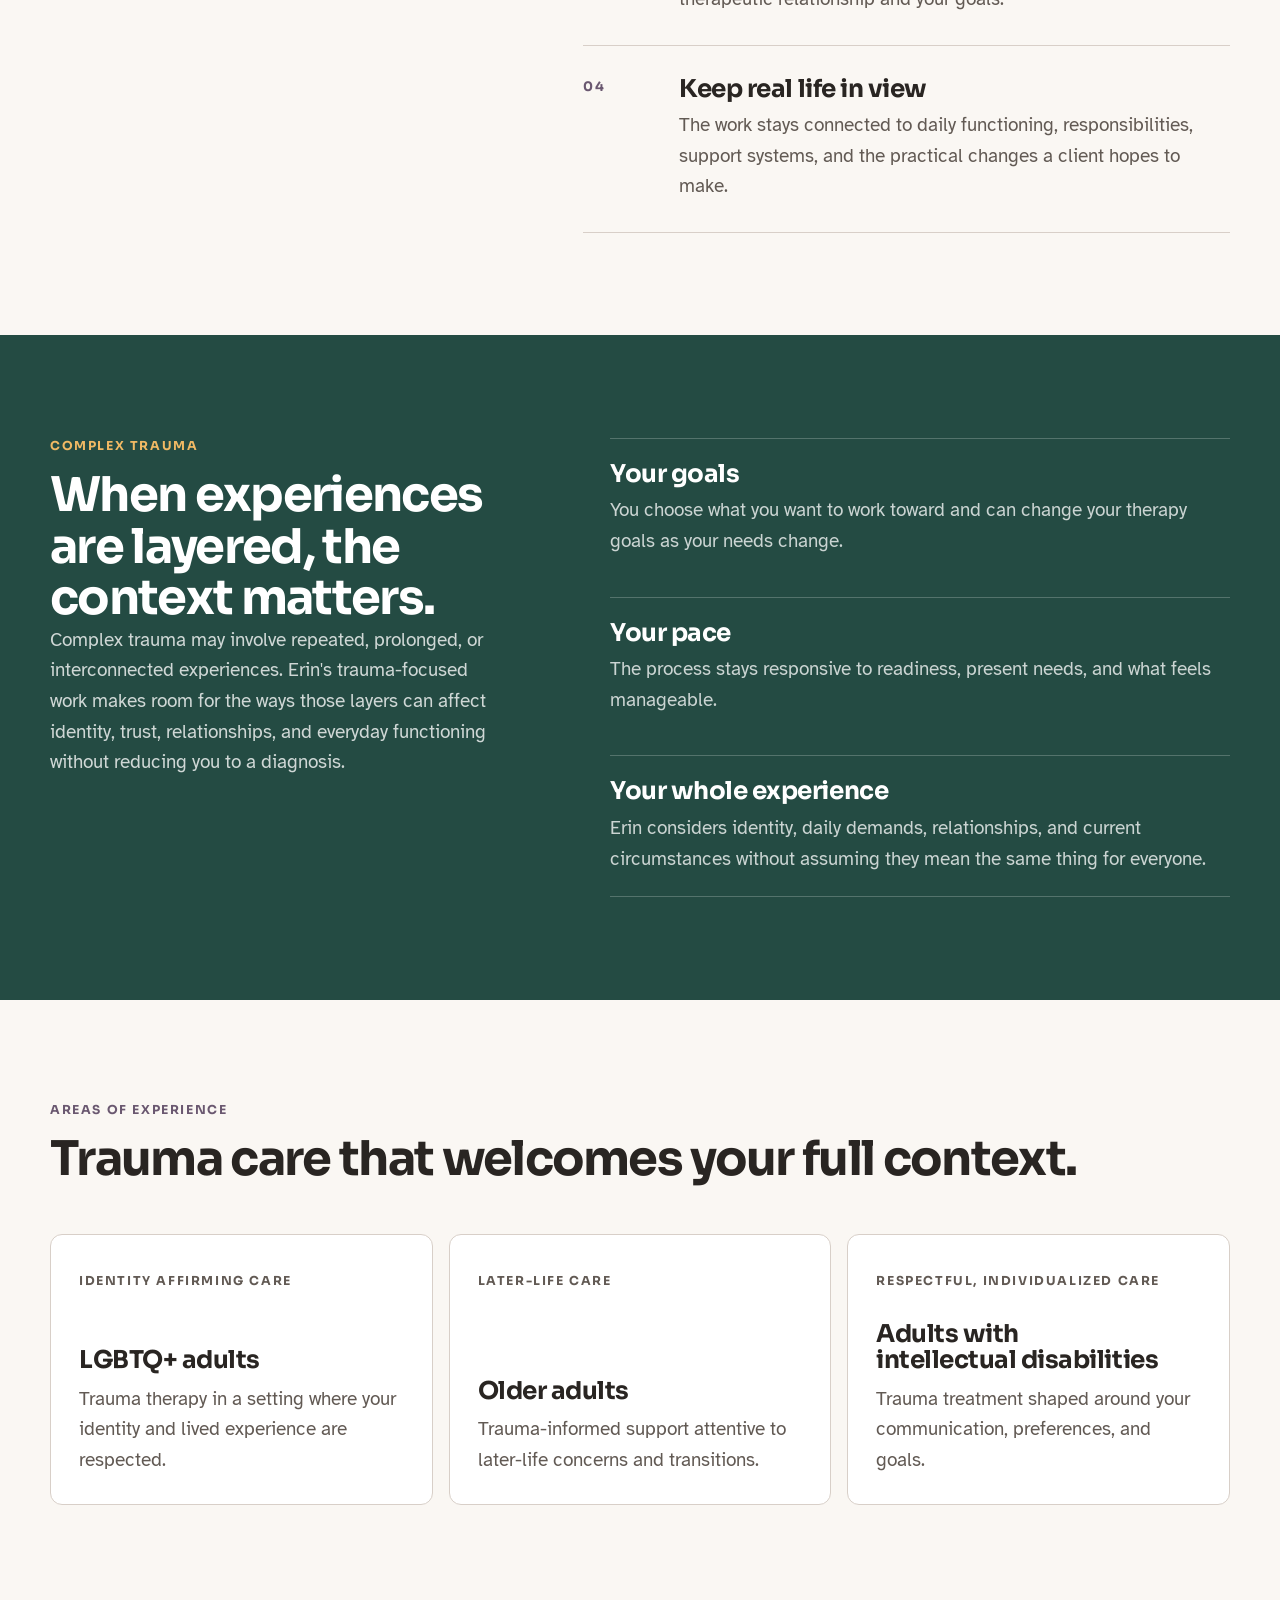
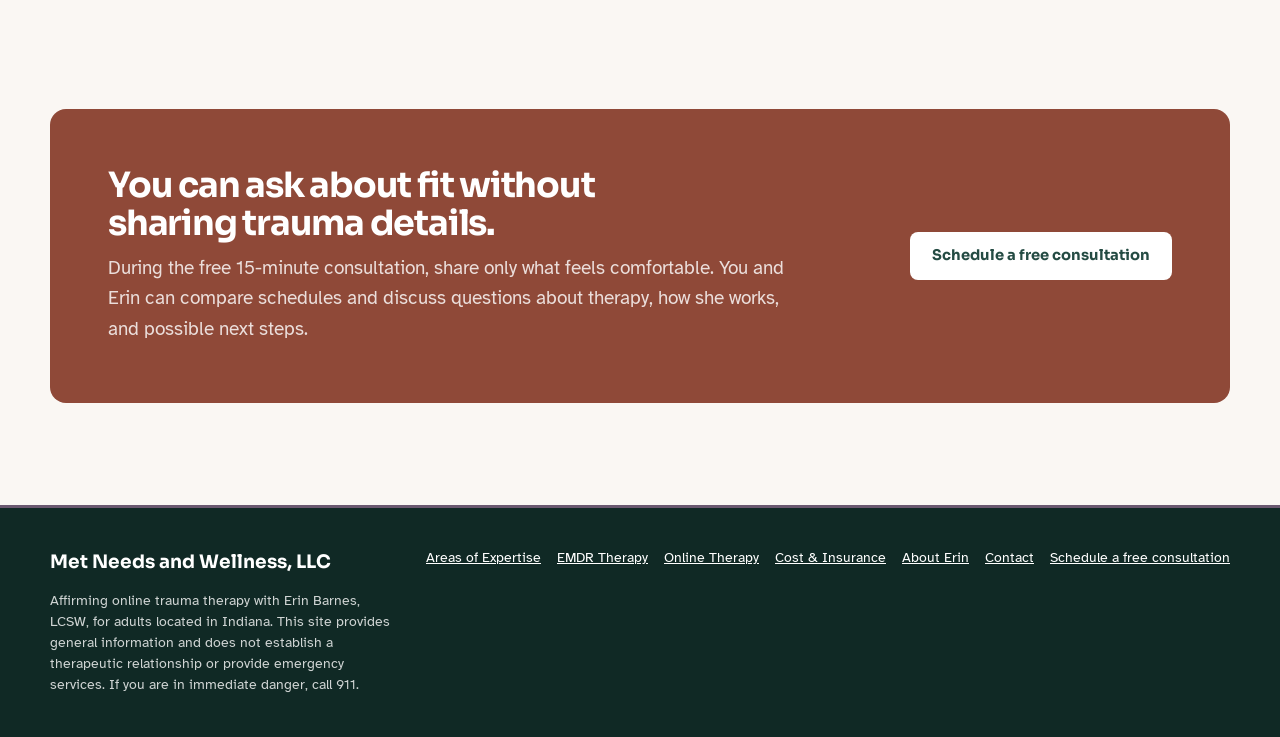
<file: trauma.html>
<!doctype html>
<html lang="en">
<head>
  <meta charset="utf-8">
  <meta name="viewport" content="width=device-width, initial-scale=1">
  <title>Complex Trauma Therapy Online in Indiana | Erin Barnes, LCSW</title>
  <meta name="description" content="Online therapy for adults in Indiana facing layered trauma, overwhelm, and complex situations with Erin Barnes, LCSW.">
  <link rel="canonical" href="https://metneedsandwellness.com/trauma.html">
  <meta name="theme-color" content="#244b43">
  <link rel="preconnect" href="https://fonts.googleapis.com">
  <link rel="preconnect" href="https://fonts.gstatic.com" crossorigin>
  <link href="https://fonts.googleapis.com/css2?family=Atkinson+Hyperlegible:wght@400;700&amp;family=Sora:wght@500;600;700&amp;display=swap" rel="stylesheet">
  <link rel="stylesheet" href="assets/site.css?v=20260920-2">
</head>
<body>
  <a class="skip-link" href="#main">Skip to main content</a>
  <header class="site-header">
    <div class="shell nav-wrap">
      <a class="brand" href="index.html" aria-label="Met Needs and Wellness home"><span class="brand-copy"><span class="brand-name">Met Needs and Wellness</span><span class="brand-role">Online therapy with Erin Barnes, LCSW</span></span></a>
      <button class="menu-button od-touch" type="button" aria-expanded="false" aria-controls="primary-navigation" aria-label="Open navigation"><svg viewBox="0 0 24 24" fill="none" stroke="currentColor" stroke-width="2" stroke-linecap="round" aria-hidden="true"><path d="M4 7h16M4 12h16M4 17h16" /></svg></button>
      <nav class="nav-links" id="primary-navigation" aria-label="Primary navigation">
        <a href="index.html">Home</a>
        <a href="index.html#support" aria-current="page">Areas of Expertise</a>
        <a href="emdr-therapy.html">EMDR Therapy</a>
        <a href="online-therapy.html">Online Therapy</a>
        <a href="experience.html">About Erin</a>
        <a href="contact.html">Contact</a>
        <a class="button button-primary" href="index.html#contact">Schedule a free consultation</a>
      </nav>
    </div>
  </header>
  <main id="main">
    <section class="page-hero">
      <div class="shell">
        <nav class="breadcrumb" aria-label="Breadcrumb"><a href="index.html">Home</a><span aria-hidden="true">/</span><span>Trauma Therapy</span></nav>
        <div class="page-hero-grid">
          <div><p class="eyebrow">Complex trauma therapy online · Indiana</p><h1>When trauma feels layered, the <span>full context matters.</span></h1><p class="lede">You may recognize trauma in your story, or you may mainly notice that daily life feels overwhelming, stuck, or harder to manage. Erin offers online therapy for adults throughout Indiana facing trauma and complex situations, with care shaped around what you need now.</p><div class="hero-actions"><a class="button button-primary" href="index.html#contact">Schedule a free consultation</a><a class="button button-secondary" href="emdr-therapy.html">Explore online EMDR therapy</a></div></div>
          <aside class="hero-aside"><p class="eyebrow">Erin's background</p><h2>Trauma expertise with more than one treatment option.</h2><p>Erin is an Indiana Licensed Clinical Social Worker and EMDRIA-certified therapist with experience across crisis, community, and outpatient settings. EMDR is one of several evidence-based approaches she can use.</p><div class="tag-list"><span>EMDRIA certified</span><span>Trauma focused</span><span>Indiana telehealth</span></div></aside>
        </div>
      </div>
    </section>
    <section class="section">
      <div class="shell content-grid">
        <div class="content-intro"><p class="eyebrow">Understanding the work</p><h2>Trauma care begins with listening, not assumptions.</h2><p class="section-copy">Difficult experiences can show up as feeling on edge, shutting down, avoiding reminders, struggling in relationships, or feeling overwhelmed by ordinary demands. Erin listens first and asks simple questions to make sure she understands what matters to you.</p></div>
        <div class="detail-list">
          <article class="detail-item"><span class="detail-index">01</span><div><h3>Establish a workable pace</h3><p>Trauma-focused work does not need to move faster than the client is ready for. Erin's approach emphasizes collaboration, clarity, and attention to what feels manageable.</p></div></article>
          <article class="detail-item"><span class="detail-index">02</span><div><h3>Notice patterns in daily life</h3><p>Sessions may explore how difficult experiences connect with present-day reactions, relationships, routines, beliefs, or a sense of safety.</p></div></article>
          <article class="detail-item"><span class="detail-index">03</span><div><h3>Use methods with intention</h3><p>Erin offers <a href="emdr-therapy.html">online EMDR therapy</a> alongside other evidence-based techniques. Any approach is considered within the broader therapeutic relationship and your goals.</p></div></article>
          <article class="detail-item"><span class="detail-index">04</span><div><h3>Keep real life in view</h3><p>The work stays connected to daily functioning, responsibilities, support systems, and the practical changes a client hopes to make.</p></div></article>
        </div>
      </div>
    </section>
    <section class="section content-band">
      <div class="shell band-grid"><div><p class="eyebrow">Complex trauma</p><h2>When experiences are layered, the context matters.</h2><p class="section-copy">Complex trauma may involve repeated, prolonged, or interconnected experiences. Erin's trauma-focused work makes room for the ways those layers can affect identity, trust, relationships, and everyday functioning without reducing you to a diagnosis.</p></div><div class="band-points"><article class="band-point"><h3>Your goals</h3><p>You choose what you want to work toward and can change your therapy goals as your needs change.</p></article><article class="band-point"><h3>Your pace</h3><p>The process stays responsive to readiness, present needs, and what feels manageable.</p></article><article class="band-point"><h3>Your whole experience</h3><p>Erin considers identity, daily demands, relationships, and current circumstances without assuming they mean the same thing for everyone.</p></article></div></div>
    </section>
    <section class="section"><div class="shell"><p class="eyebrow">Areas of experience</p><h2>Trauma care that welcomes your full context.</h2><div class="related-grid"><a class="related-card" href="lgbtq-therapy.html"><p class="eyebrow">Identity Affirming Care</p><h3>LGBTQ+ adults</h3><p>Trauma therapy in a setting where your identity and lived experience are respected.</p></a><a class="related-card" href="elder-therapy.html"><p class="eyebrow">Later-life care</p><h3>Older adults</h3><p>Trauma-informed support attentive to later-life concerns and transitions.</p></a><a class="related-card" href="intellectual-disability-therapy.html"><p class="eyebrow">Respectful, individualized care</p><h3>Adults with intellectual disabilities</h3><p>Trauma treatment shaped around your communication, preferences, and goals.</p></a></div></div></section>
    <section class="section"><div class="shell cta-panel"><div><h2>You can ask about fit without sharing trauma details.</h2><p>During the free 15-minute consultation, share only what feels comfortable. You and Erin can compare schedules and discuss questions about therapy, how she works, and possible next steps.</p></div><a class="button button-light" href="index.html#contact">Schedule a free consultation</a></div></section>
  </main>
  <footer class="site-footer"><div class="shell footer-grid"><div><p class="footer-brand">Met Needs and Wellness, LLC</p><p class="footer-copy">Affirming online trauma therapy with Erin Barnes, LCSW, for adults located in Indiana. This site provides general information and does not establish a therapeutic relationship or provide emergency services. If you are in immediate danger, call 911.</p></div><div class="footer-links"><a href="index.html#support">Areas of Expertise</a><a href="emdr-therapy.html">EMDR Therapy</a><a href="online-therapy.html">Online Therapy</a><a href="cost-insurance.html">Cost &amp; Insurance</a><a href="experience.html">About Erin</a><a href="contact.html">Contact</a><a href="index.html#contact">Schedule a free consultation</a></div></div></footer>
  <script src="assets/site.js"></script>
</body>
</html>
</file>
<file: assets/site.css>
/* OD-LAYOUT-PRIMITIVES v1 — structure only: display, flex/grid, overflow, wrapping, ratio. */
@layer od-layout {
  :where(.od-stack,.od-row,.od-row-top,.od-cluster,.od-grid,.od-field,.od-stat,.od-cell,.od-tile) > :where(*) { min-width: 0; }
  .od-stack { display: flex; flex-direction: column; gap: var(--od-gap, 8px); }
  .od-row { display: flex; align-items: center; gap: var(--od-gap, 8px); }
  .od-row-top { display: flex; align-items: flex-start; gap: var(--od-gap, 8px); }
  .od-cluster { display: flex; flex-wrap: wrap; align-items: center; gap: var(--od-gap, 8px); }
  .od-fill { flex: 1 1 0; min-width: 0; }
  .od-fixed { flex: none; }
  .od-grid { display: grid; gap: var(--od-gap, 12px); grid-template-columns: repeat(var(--od-cols, 3), minmax(0, 1fr)); }
  .od-stat, .od-field, .od-cell { display: grid; gap: var(--od-gap, 2px); }
  :where(.od-stat,.od-field,.od-cell) > :where(*) { display: block; }
  .od-tile { display: grid; grid-template-rows: auto 1fr; }
  :where(.od-tile) > :where(*) { display: block; }
  .od-media { display: block; width: 100%; height: auto; aspect-ratio: var(--od-ratio, auto); }
  .od-media-cover { object-fit: cover; }
  .od-truncate { display: block; max-width: 100%; overflow: hidden; white-space: nowrap; text-overflow: ellipsis; }
  .od-clamp-2, .od-clamp-3 { display: -webkit-box; -webkit-box-orient: vertical; overflow: hidden; overflow-wrap: anywhere; }
  .od-clamp-2 { -webkit-line-clamp: 2; }
  .od-clamp-3 { -webkit-line-clamp: 3; }
  .od-lines-2 { min-height: calc(2 * 1.4em); }
  .od-nowrap { white-space: nowrap; }
  .od-keep { word-break: keep-all; overflow-wrap: anywhere; }
  .od-screen { display: grid; grid-template-rows: auto minmax(0, 1fr) auto; height: 100%; }
  .od-scroll { overflow-y: auto; overscroll-behavior: contain; min-height: 0; }
  .od-rail { display: flex; gap: var(--od-gap, 8px); overflow-x: auto; scroll-snap-type: x proximity; scrollbar-width: none; padding-inline: var(--od-rail-pad, 16px); scroll-padding-inline: var(--od-rail-pad, 16px); }
  .od-rail::-webkit-scrollbar { display: none; }
  :where(.od-rail) > :where(*) { flex: none; scroll-snap-align: start; }
  :where(.od-rail) > :where(:last-child) { margin-inline-end: var(--od-rail-pad, 16px); }
  .od-spacer { flex: none; visibility: hidden; pointer-events: none; }
  .od-touch { min-width: 44px; min-height: 44px; }
}
/* /OD-LAYOUT-PRIMITIVES v1 */

:root {
  --ink: #292522;
  --ink-soft: #625a54;
  --paper: #faf7f3;
  --surface: #ffffff;
  --clay: #8f4938;
  --clay-strong: #8f4938;
  --amber: #c9872e;
  --amber-soft: #f1e5df;
  --plum: #6a5870;
  --plum-soft: #f1e5df;
  --evergreen: #244b43;
  --evergreen-soft: #e8eeea;
  --line: #d8cfc8;
  --font-display: "Sora", "Avenir Next", sans-serif;
  --font-body: "Atkinson Hyperlegible", "Trebuchet MS", sans-serif;
  --step--1: clamp(.94rem, .91rem + .12vw, 1rem);
  --step-0: clamp(1.06rem, 1.02rem + .18vw, 1.16rem);
  --step-1: clamp(1.25rem, 1.12rem + .52vw, 1.58rem);
  --step-2: clamp(1.58rem, 1.3rem + 1.1vw, 2.3rem);
  --step-3: clamp(2rem, 1.55rem + 1.8vw, 3.2rem);
  --step-4: clamp(2.7rem, 1.72rem + 3.5vw, 5.25rem);
  --space-1: .5rem;
  --space-2: 1rem;
  --space-3: 1.5rem;
  --space-4: 2rem;
  --space-5: 3rem;
  --space-6: 4rem;
  --space-7: clamp(4rem, 8vw, 7rem);
  --radius-sm: 8px;
  --radius-md: 12px;
  --radius-lg: 16px;
  --shadow: 0 18px 44px rgba(65, 37, 27, .11);
  --content: 1180px;
  --measure: 70ch;
  --ease: 220ms ease;
}

*, *::before, *::after { box-sizing: border-box; }
html { scroll-behavior: smooth; scroll-padding-top: 92px; }
body { margin: 0; color: var(--ink); background: var(--paper); font-family: var(--font-body); font-size: var(--step-0); line-height: 1.65; -webkit-font-smoothing: antialiased; }
body.menu-open { overflow: hidden; }
img, svg { max-width: 100%; }
a { color: inherit; }
button { cursor: pointer; }
button, input, select, textarea { font: inherit; }
:focus-visible { outline: 3px solid var(--amber); outline-offset: 4px; }
::selection { color: var(--surface); background: var(--clay-strong); }

.skip-link { position: fixed; top: 8px; left: 8px; z-index: 200; padding: 10px 14px; color: var(--surface); background: var(--evergreen); border-radius: var(--radius-sm); transform: translateY(-150%); transition: transform var(--ease); }
.skip-link:focus { transform: translateY(0); }
.shell { width: min(calc(100% - 32px), var(--content)); margin-inline: auto; }
.site-header { position: sticky; top: 0; z-index: 100; border-bottom: 1px solid rgba(216, 207, 200, .9); background: rgba(250, 247, 243, .96); backdrop-filter: blur(16px); }
.nav-wrap { display: flex; align-items: center; justify-content: space-between; min-height: 76px; gap: var(--space-3); }
.brand { display: inline-flex; align-items: center; gap: 12px; color: var(--ink); text-decoration: none; }
.brand-mark { display: none; }
.brand-copy { display: grid; line-height: 1.12; }
.brand-name { font-family: var(--font-display); font-size: .96rem; font-weight: 700; }
.brand-role { color: var(--ink-soft); font-size: .8rem; }
.nav-links { display: flex; align-items: center; gap: clamp(16px, 2vw, 30px); }
.nav-links a:not(.button) { position: relative; color: var(--ink-soft); font-family: var(--font-display); font-size: .86rem; font-weight: 600; text-decoration: none; }
.nav-links a[aria-current="page"] { color: var(--plum); }
.nav-links a[aria-current="page"]::after { position: absolute; right: 0; bottom: -8px; left: 0; height: 2px; background: var(--plum); content: ""; }
.menu-button { display: none; align-items: center; justify-content: center; width: 48px; height: 48px; padding: 0; color: var(--evergreen); background: transparent; border: 1px solid var(--line); border-radius: var(--radius-sm); }
.menu-button svg { width: 24px; height: 24px; }

.button { display: inline-flex; align-items: center; justify-content: center; min-height: 48px; padding: 12px 20px; gap: 10px; border: 2px solid transparent; border-radius: var(--radius-sm); font-family: var(--font-display); font-size: .92rem; font-weight: 700; line-height: 1.15; text-align: center; text-decoration: none; transition: color var(--ease), background var(--ease), border-color var(--ease), transform var(--ease); }
.button-primary { color: var(--surface); background: var(--clay-strong); box-shadow: 0 8px 24px rgba(143, 73, 56, .2); }
.button-secondary { color: var(--evergreen); background: transparent; border-color: var(--evergreen); }
.button-light { color: var(--evergreen); background: var(--surface); }
.eyebrow { margin: 0 0 var(--space-2); color: var(--plum); font-family: var(--font-display); font-size: .77rem; font-weight: 700; letter-spacing: .13em; line-height: 1.3; text-transform: uppercase; }
h1, h2, h3 { margin: 0; font-family: var(--font-display); line-height: 1.08; text-wrap: balance; }
h1 { font-size: var(--step-4); letter-spacing: -.045em; }
h2 { font-size: var(--step-3); letter-spacing: -.035em; }
h3 { font-size: var(--step-1); letter-spacing: -.02em; }
p { margin: 0; }
.lede { max-width: 62ch; color: var(--ink-soft); font-size: var(--step-1); line-height: 1.52; }
.section-copy { max-width: var(--measure); color: var(--ink-soft); }
.section { padding: var(--space-7) 0; }

.page-hero { position: relative; overflow: hidden; padding: clamp(64px, 9vw, 116px) 0 var(--space-7); }
.page-hero::before { position: absolute; top: -250px; right: -210px; width: 620px; height: 620px; border: 88px solid var(--plum-soft); border-radius: 50%; content: ""; opacity: .58; pointer-events: none; }
.page-hero-grid { position: relative; display: grid; grid-template-columns: minmax(0, 1.2fr) minmax(280px, .8fr); gap: clamp(44px, 8vw, 108px); align-items: end; }
.page-hero h1 span { display: block; color: var(--clay-strong); }
.page-hero .lede { margin-top: var(--space-3); }
.hero-actions { display: flex; flex-wrap: wrap; gap: 12px; margin-top: var(--space-4); }
.hero-aside { padding: clamp(26px, 4vw, 42px); color: var(--surface); background: var(--evergreen); border-radius: var(--radius-lg); box-shadow: var(--shadow); }
.hero-aside h2 { font-size: var(--step-2); }
.hero-aside p { margin-top: var(--space-2); color: rgba(255,255,255,.78); }
.hero-aside > img { width: 100%; height: auto; margin-bottom: var(--space-3); border-radius: var(--radius-md); }
.tag-list { display: flex; flex-wrap: wrap; gap: 8px; margin-top: var(--space-3); }
.tag-list span { display: block; padding: 7px 10px; border: 1px solid rgba(255,255,255,.38); border-radius: 999px; font-size: .82rem; line-height: 1.15; }

.breadcrumb { display: flex; flex-wrap: wrap; gap: 8px; margin-bottom: var(--space-3); color: var(--ink-soft); font-size: var(--step--1); }
.breadcrumb a { color: var(--plum); }
.content-grid { display: grid; grid-template-columns: minmax(0, .8fr) minmax(320px, 1.2fr); gap: clamp(44px, 8vw, 112px); align-items: start; }
.content-intro { position: sticky; top: 116px; }
.content-intro .section-copy { margin-top: var(--space-3); }
.detail-list { border-top: 1px solid var(--line); }
.detail-item { display: grid; grid-template-columns: 72px 1fr; gap: var(--space-3); padding: 30px 0; border-bottom: 1px solid var(--line); }
.detail-index { color: var(--plum); font-family: var(--font-display); font-size: .82rem; font-weight: 700; letter-spacing: .1em; }
.detail-item h3 { margin-bottom: 8px; }
.detail-item p { color: var(--ink-soft); }

.content-band { color: var(--surface); background: var(--evergreen); }
.content-band .eyebrow { color: #f0b964; }
.content-band .section-copy { color: rgba(255,255,255,.78); }
.band-grid { display: grid; grid-template-columns: minmax(0, .85fr) minmax(0, 1.15fr); gap: clamp(44px, 8vw, 112px); }
.band-points { display: grid; gap: 18px; }
.band-point { padding: 22px 0; border-top: 1px solid rgba(255,255,255,.22); }
.band-point:last-child { border-bottom: 1px solid rgba(255,255,255,.22); }
.band-point h3 { margin-bottom: 8px; }
.band-point p { color: rgba(255,255,255,.76); }

.related-grid { display: grid; grid-template-columns: repeat(3, 1fr); gap: 16px; margin-top: var(--space-5); }
.related-card { display: flex; flex-direction: column; min-height: 220px; padding: 28px; color: var(--ink); background: var(--surface); border: 1px solid var(--line); border-radius: var(--radius-md); text-decoration: none; transition: transform var(--ease), border-color var(--ease), box-shadow var(--ease); }
.related-card .eyebrow { margin-bottom: auto; }
.related-card h3 { margin-top: var(--space-4); }
.related-card p { margin-top: 10px; color: var(--ink-soft); }
.cta-panel { display: grid; grid-template-columns: 1fr auto; gap: var(--space-4); align-items: center; padding: clamp(32px, 5vw, 58px); color: var(--surface); background: var(--clay-strong); border-radius: var(--radius-lg); }
.cta-panel h2 { font-size: var(--step-2); }
.cta-panel p { max-width: 58ch; margin-top: 10px; color: rgba(255,255,255,.82); }

.resume-hero { padding: clamp(60px, 8vw, 100px) 0 var(--space-6); border-bottom: 1px solid var(--line); }
.resume-hero-grid { display: grid; grid-template-columns: 1fr auto; gap: var(--space-5); align-items: end; }
.resume-hero .lede { margin-top: var(--space-3); }
.credential-strip { display: grid; grid-template-columns: repeat(3, 1fr); border-block: 1px solid var(--line); background: var(--surface); }
.credential-item { padding: 24px clamp(18px, 3vw, 36px); border-right: 1px solid var(--line); }
.credential-item:last-child { border-right: 0; }
.credential-item strong, .credential-item span { display: block; }
.credential-item strong { color: var(--evergreen); font-family: var(--font-display); font-size: var(--step-1); }
.credential-item span { margin-top: 4px; color: var(--ink-soft); font-size: var(--step--1); }
.resume-layout { display: grid; grid-template-columns: 250px minmax(0, 1fr); gap: clamp(38px, 7vw, 90px); }
.resume-sidebar { position: sticky; top: 112px; align-self: start; }
.resume-sidebar nav { display: grid; border-top: 1px solid var(--line); }
.resume-sidebar a { padding: 12px 0; color: var(--ink-soft); border-bottom: 1px solid var(--line); text-decoration: none; }
.resume-section + .resume-section { margin-top: var(--space-6); }
.resume-section > h2 { margin-bottom: var(--space-4); font-size: var(--step-2); }
.resume-entry { display: grid; grid-template-columns: 150px 1fr; gap: var(--space-3); padding: 26px 0; border-top: 1px solid var(--line); }
.resume-date { color: var(--clay-strong); font-family: var(--font-display); font-size: .84rem; font-weight: 700; }
.resume-entry h3 { margin-bottom: 7px; }
.resume-role { margin-bottom: 10px; color: var(--ink-soft); font-weight: 700; }
.resume-entry ul { margin: 0; padding-left: 20px; color: var(--ink-soft); }
.resume-entry li + li { margin-top: 5px; }
.education-grid { display: grid; grid-template-columns: repeat(2, 1fr); gap: 16px; }
.education-card { padding: 26px; background: var(--plum-soft); border-radius: var(--radius-md); }
.education-card p { margin-top: 8px; color: var(--ink-soft); }

.site-footer { padding: 42px 0; color: rgba(255,255,255,.8); background: #102925; box-shadow: inset 0 3px 0 var(--plum); }
.footer-grid { display: grid; grid-template-columns: 1fr auto; gap: var(--space-4); align-items: start; }
.footer-brand { margin-bottom: 12px; color: var(--surface); font-family: var(--font-display); font-weight: 700; }
.footer-copy { max-width: 72ch; font-size: .85rem; line-height: 1.55; }
.footer-links { display: flex; flex-wrap: wrap; gap: 16px; }
.footer-links a { color: var(--surface); font-size: .85rem; }

.service-link { color: var(--ink); text-decoration: none; transition: color var(--ease), background var(--ease); }
.service-link h3::after { display: inline-block; margin-left: 8px; color: var(--clay); content: "→"; transition: transform var(--ease); }

.mobile-consultation-bar { display: none; }

@media (hover: hover) {
  .nav-links a:not(.button):hover { color: var(--ink); }
  .button-primary:hover { background: #713829; transform: translateY(-2px); }
  .button-secondary:hover { color: var(--surface); background: var(--evergreen); transform: translateY(-2px); }
  .button-light:hover { background: var(--amber-soft); transform: translateY(-2px); }
  .related-card:hover { border-color: var(--plum); box-shadow: var(--shadow); transform: translateY(-3px); }
  .service-link:hover { background: var(--evergreen-soft); }
  .service-link:hover h3::after { transform: translateX(4px); }
}

@media (max-width: 1024px) {
  .nav-links { gap: 12px; }
  .nav-links a:not(.button) { font-size: .8rem; }
  .nav-links .button { display: inline-flex; padding-inline: 14px; font-size: .82rem; }
  .page-hero-grid { grid-template-columns: minmax(0, 1fr) minmax(280px, .65fr); gap: 48px; }
}

@media (max-width: 768px) {
  html { scroll-padding-top: 76px; }
  body { padding-bottom: calc(72px + env(safe-area-inset-bottom)); }
  .shell { width: min(calc(100% - 28px), var(--content)); }
  .nav-wrap { min-height: 68px; }
  .menu-button { display: inline-flex; }
  .nav-links { position: fixed; top: 68px; right: 0; left: 0; display: grid; align-content: start; gap: 0; max-height: calc(100dvh - 68px); padding: 20px 18px 28px; overflow-y: auto; background: var(--paper); border-bottom: 1px solid var(--line); box-shadow: 0 20px 38px rgba(36,27,24,.12); opacity: 0; pointer-events: none; transform: translateY(-14px); transition: opacity var(--ease), transform var(--ease); }
  .nav-links.is-open { opacity: 1; pointer-events: auto; transform: translateY(0); }
  .nav-links a:not(.button) { display: flex; align-items: center; min-height: 52px; padding: 0 8px; border-bottom: 1px solid var(--line); font-size: 1rem; }
  .nav-links a[aria-current="page"]::after { display: none; }
  .nav-links .button { display: inline-flex; margin-top: 18px; }
  .mobile-consultation-bar { position: fixed; right: 0; bottom: 0; left: 0; z-index: 120; display: grid; padding: 10px 14px calc(10px + env(safe-area-inset-bottom)); background: rgba(250,247,243,.97); border-top: 1px solid var(--line); box-shadow: 0 -8px 28px rgba(41,37,34,.12); backdrop-filter: blur(14px); }
  .mobile-consultation-bar .button { width: min(100%, 520px); margin-inline: auto; }
  .page-hero-grid, .content-grid, .band-grid, .resume-hero-grid { grid-template-columns: 1fr; }
  .content-intro, .resume-sidebar { position: static; }
  .related-grid { grid-template-columns: 1fr; }
  .cta-panel { grid-template-columns: 1fr; }
  .footer-grid { grid-template-columns: 1fr; }
  .resume-layout { grid-template-columns: 1fr; }
  .resume-sidebar nav { grid-template-columns: repeat(2, 1fr); gap: 0 16px; }
}

@media (max-width: 560px) {
  .brand-role { display: none; }
  .hero-actions { align-items: stretch; flex-direction: column; }
  .hero-actions .button { width: 100%; }
  .detail-item, .resume-entry { grid-template-columns: 1fr; gap: 8px; }
  .credential-strip, .education-grid { grid-template-columns: 1fr; }
  .credential-item { border-right: 0; border-bottom: 1px solid var(--line); }
  .credential-item:last-child { border-bottom: 0; }
  .resume-sidebar nav { grid-template-columns: 1fr; }
}

@media (prefers-reduced-motion: reduce) {
  *, *::before, *::after { scroll-behavior: auto !important; transition-duration: .01ms !important; animation-duration: .01ms !important; animation-iteration-count: 1 !important; }
}

/* Contact details */
.contact-detail-grid { display: grid; grid-template-columns: repeat(3, minmax(0, 1fr)); gap: 16px; margin-top: var(--space-5); }
.contact-detail-card { min-height: 250px; padding: 28px; background: var(--surface); border: 1px solid var(--line); border-radius: var(--radius-md); }
.contact-detail-card h2 { margin-top: var(--space-3); font-size: var(--step-2); }
.contact-detail-card p, .contact-detail-card address { margin-top: 12px; color: var(--ink-soft); font-style: normal; }
.contact-detail-value { color: var(--ink) !important; font-family: var(--font-display); font-size: var(--step-1); font-weight: 700; }
.contact-caution { padding: 16px 18px; background: var(--plum-soft); border-left: 4px solid var(--plum); border-radius: var(--radius-sm); }
@media (max-width: 900px) { .contact-detail-grid { grid-template-columns: 1fr; } .contact-detail-card { min-height: 0; } }
</file>
